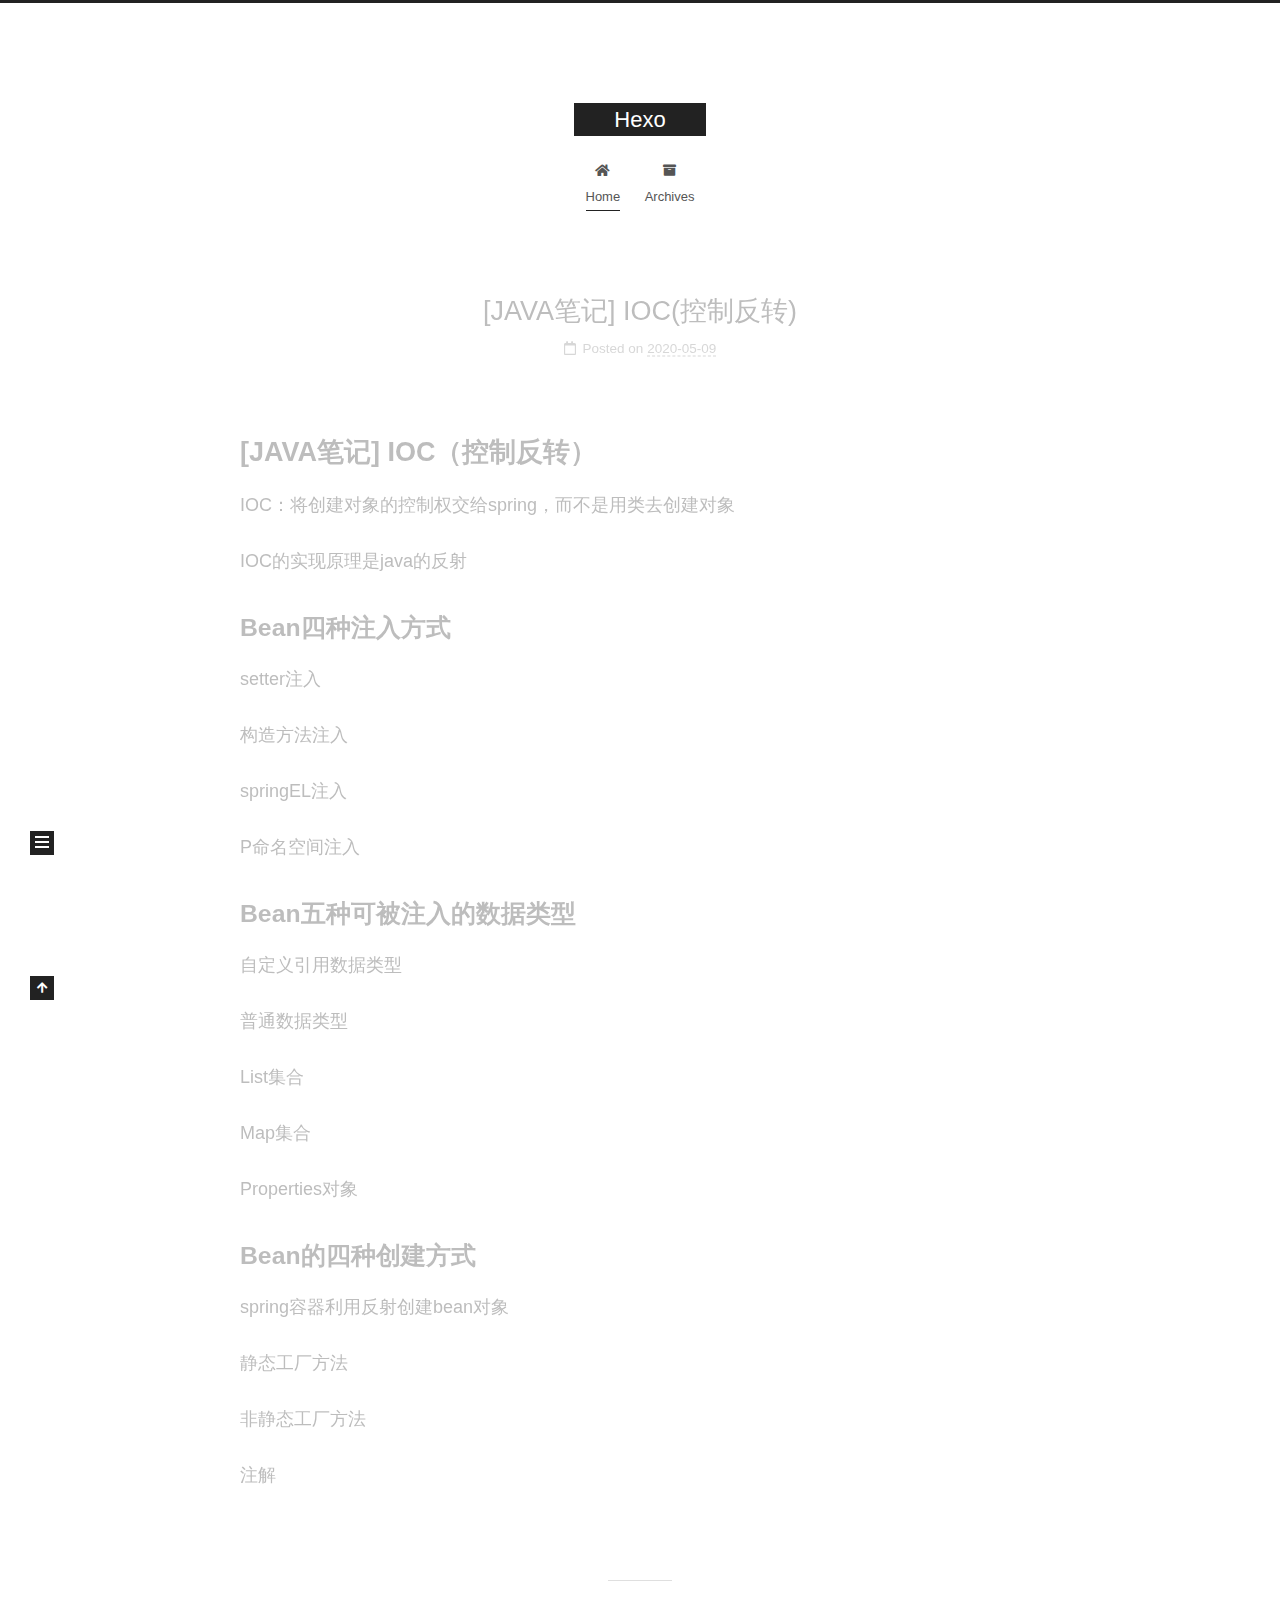
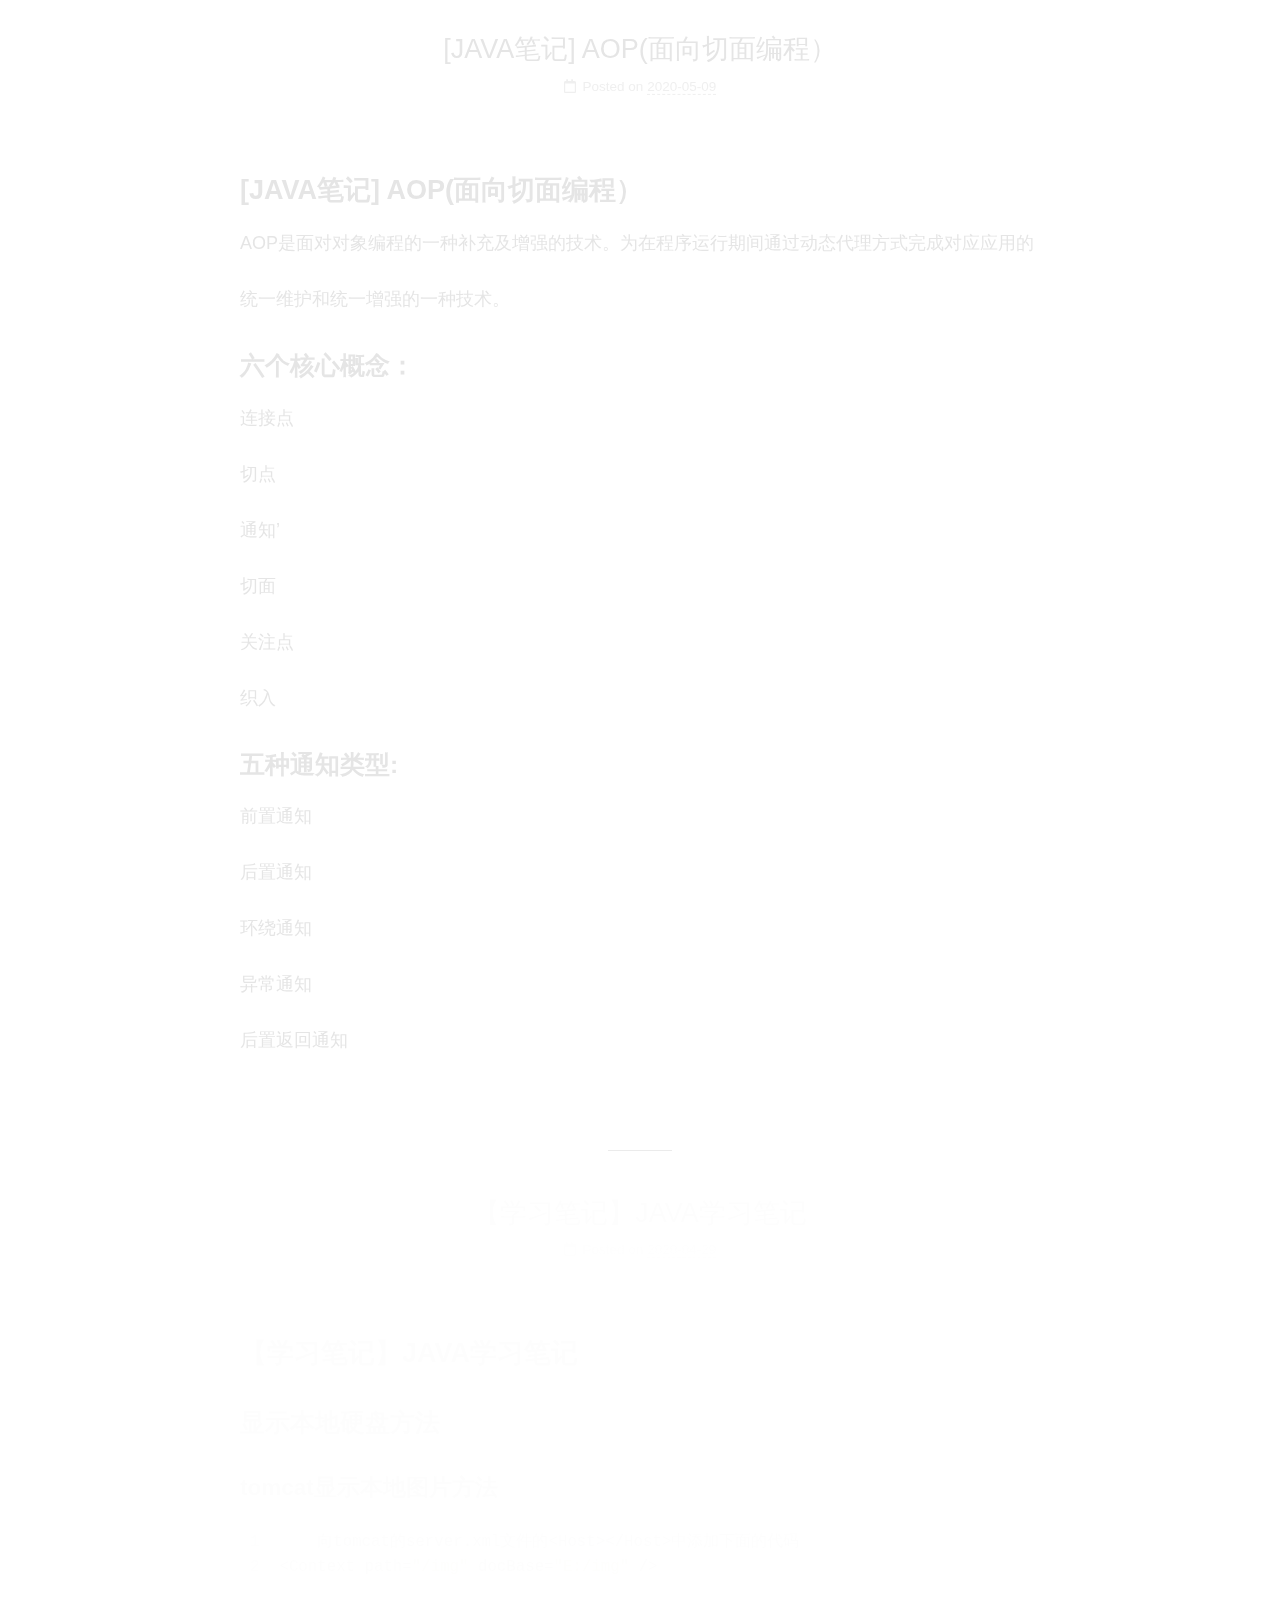
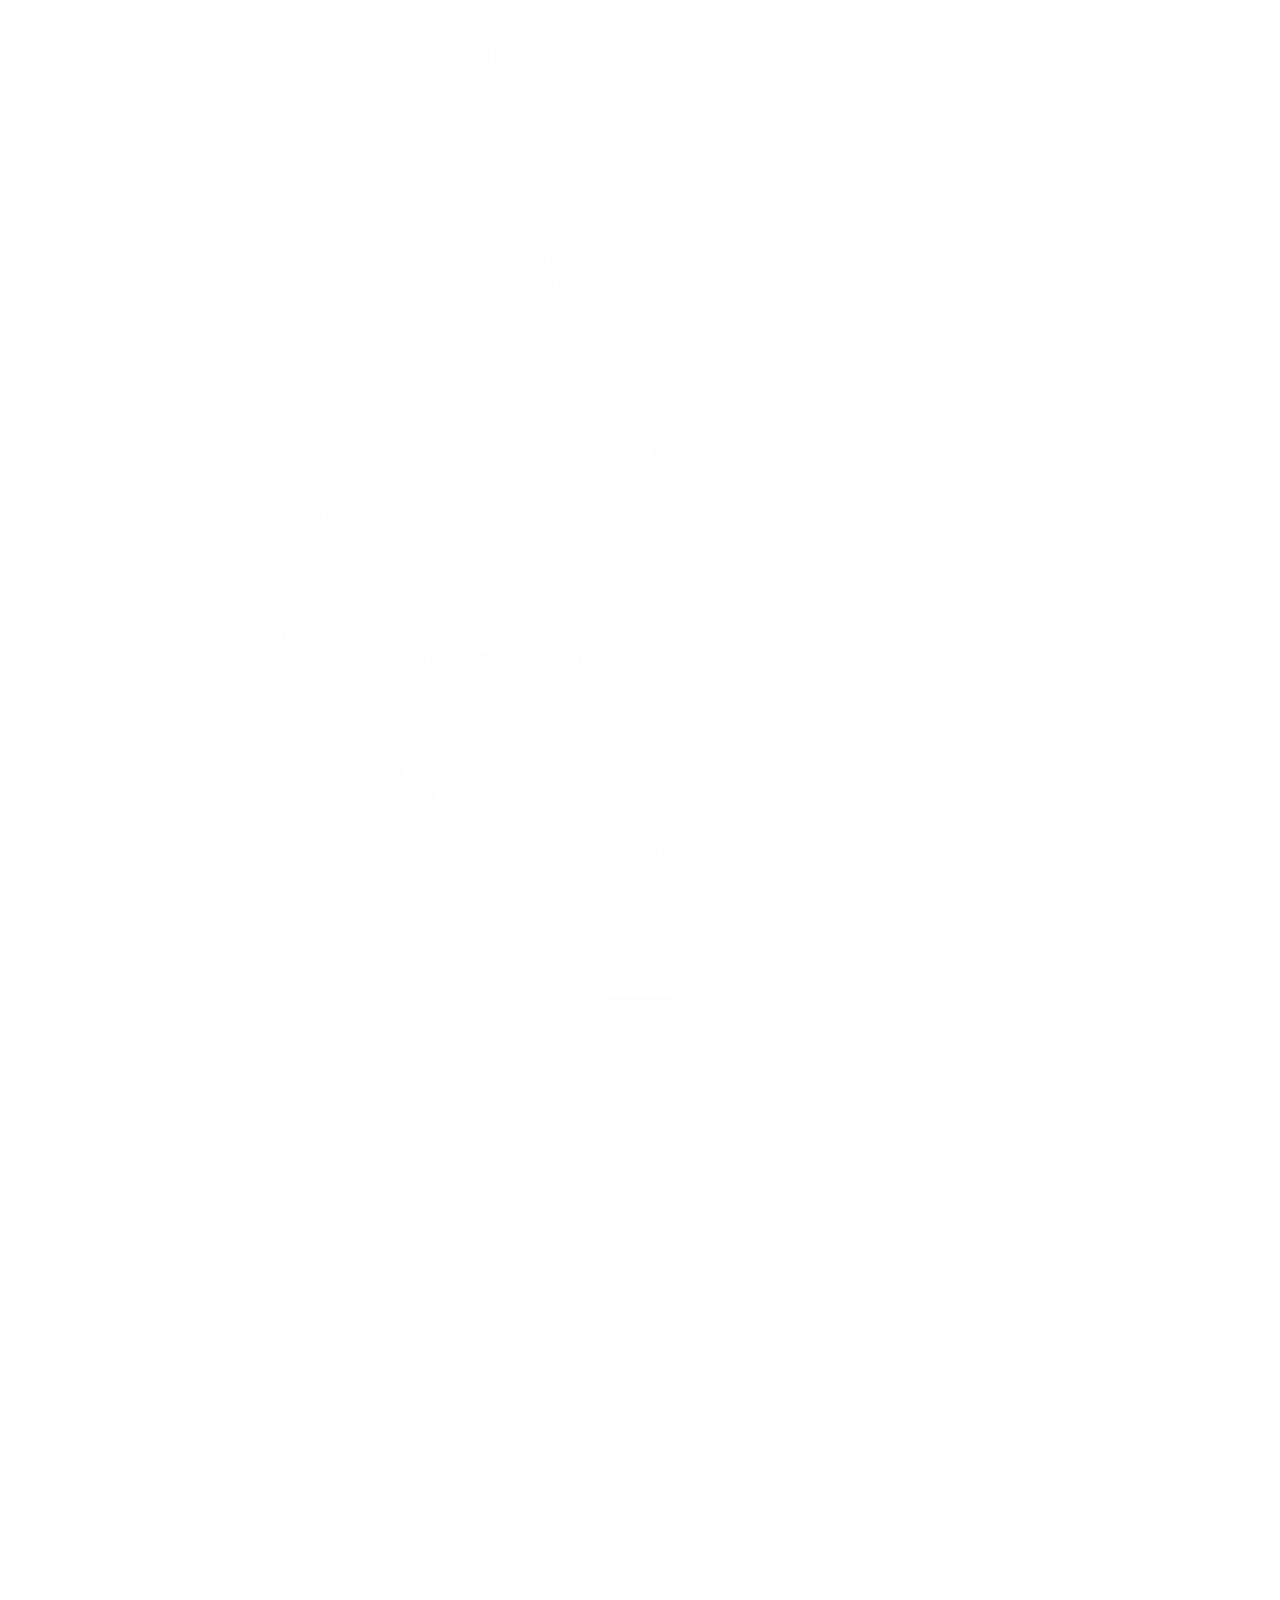
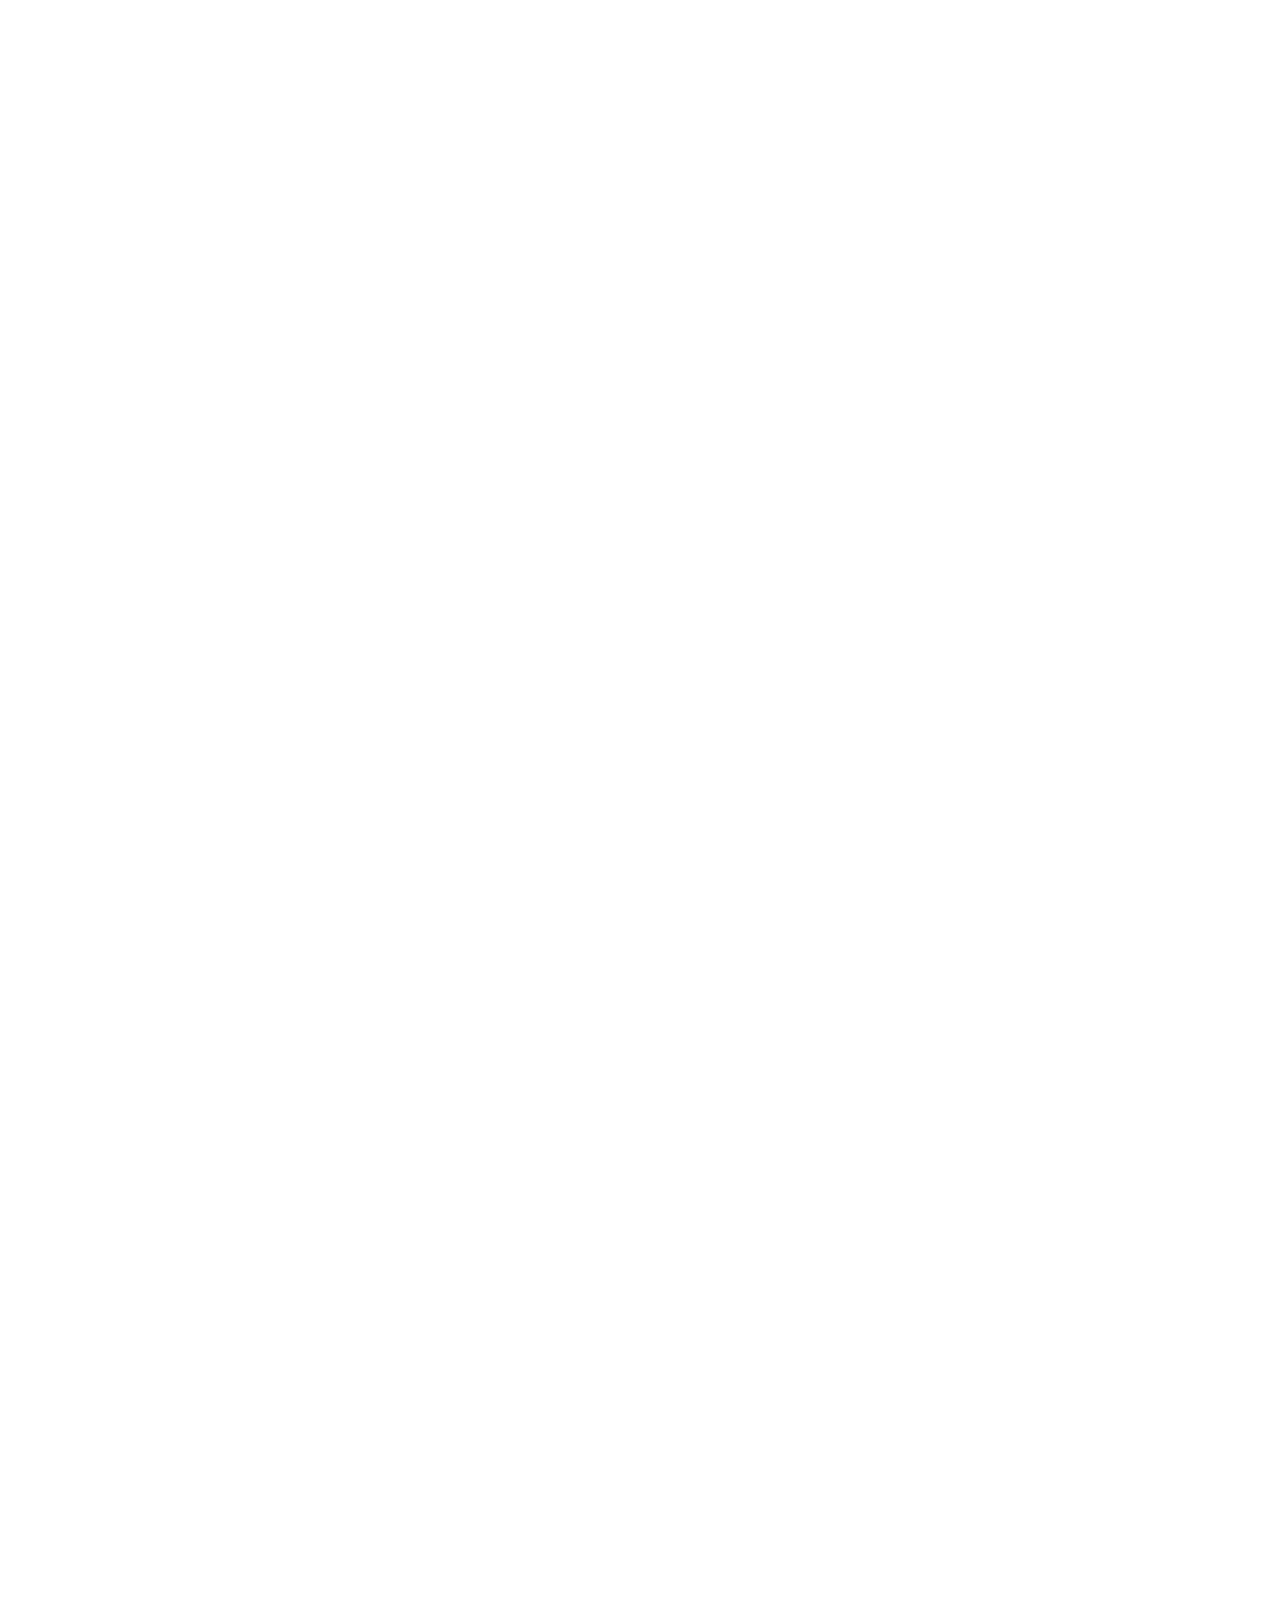
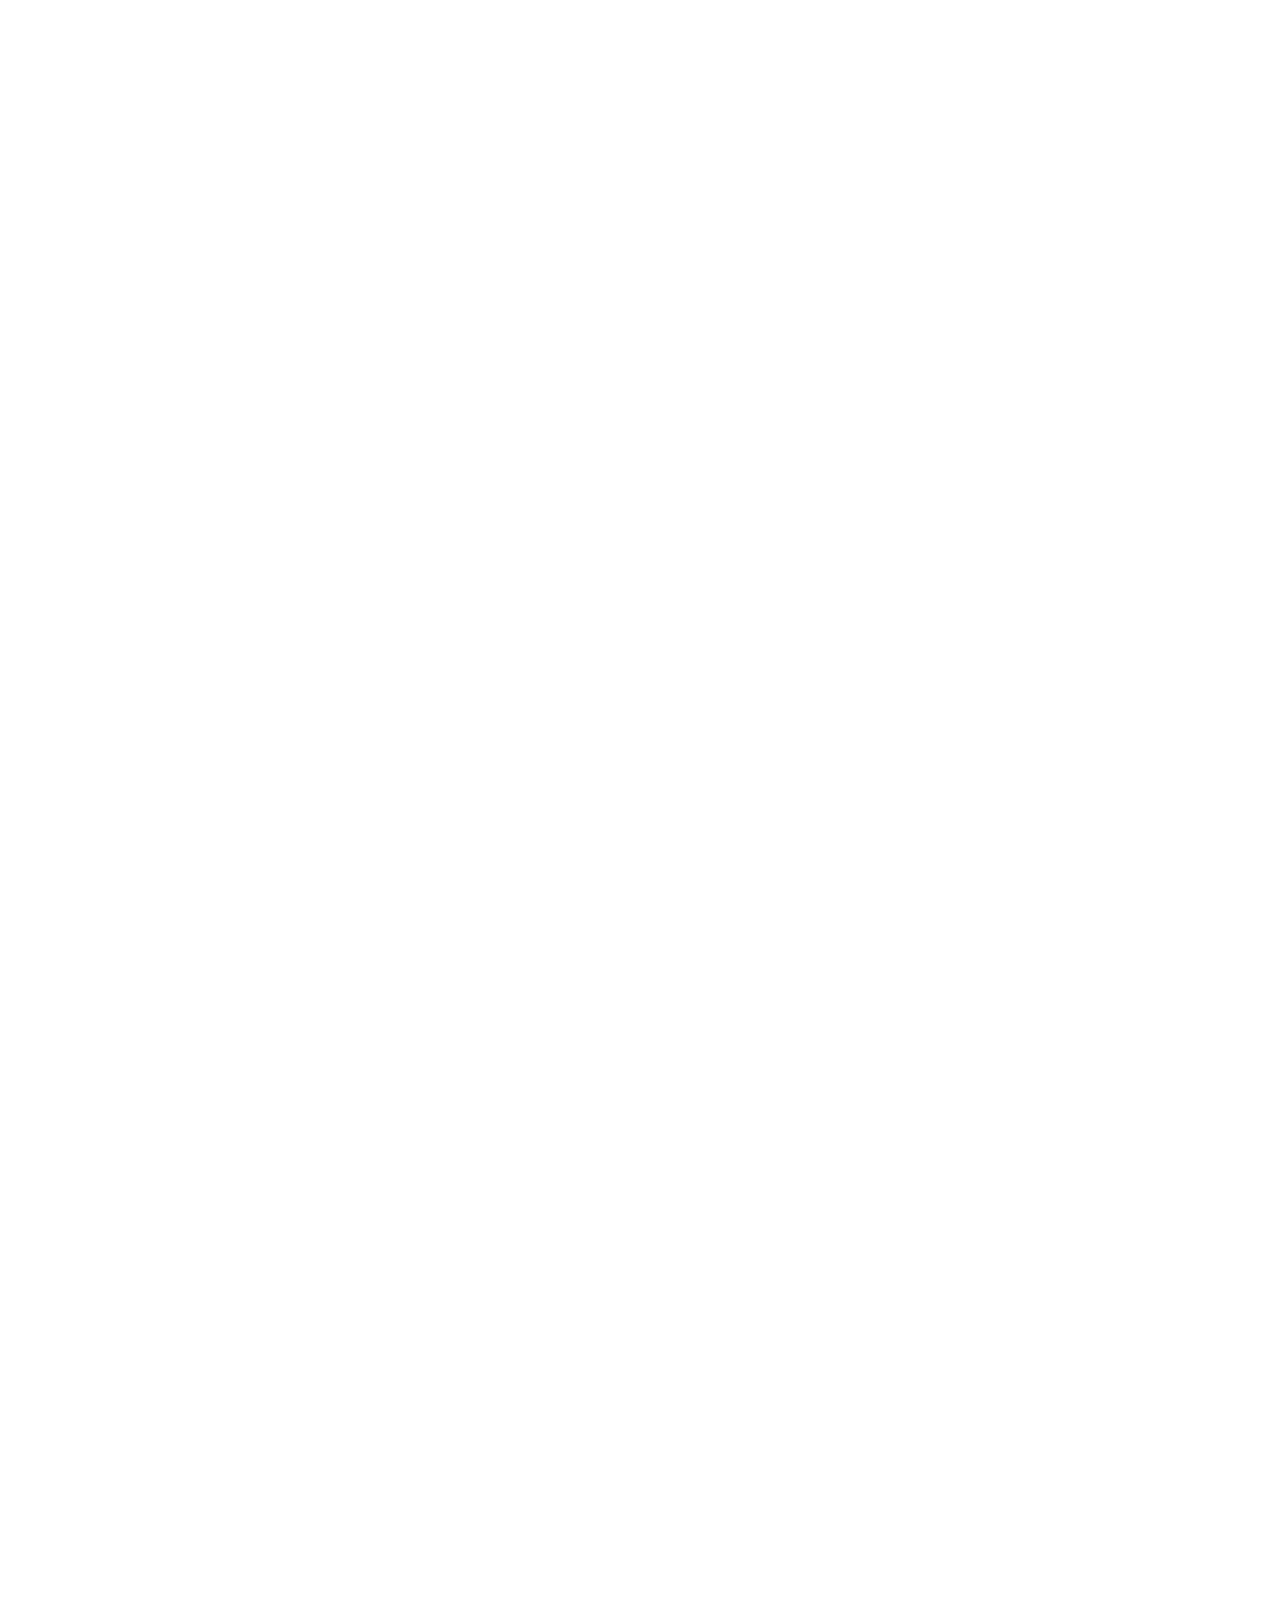
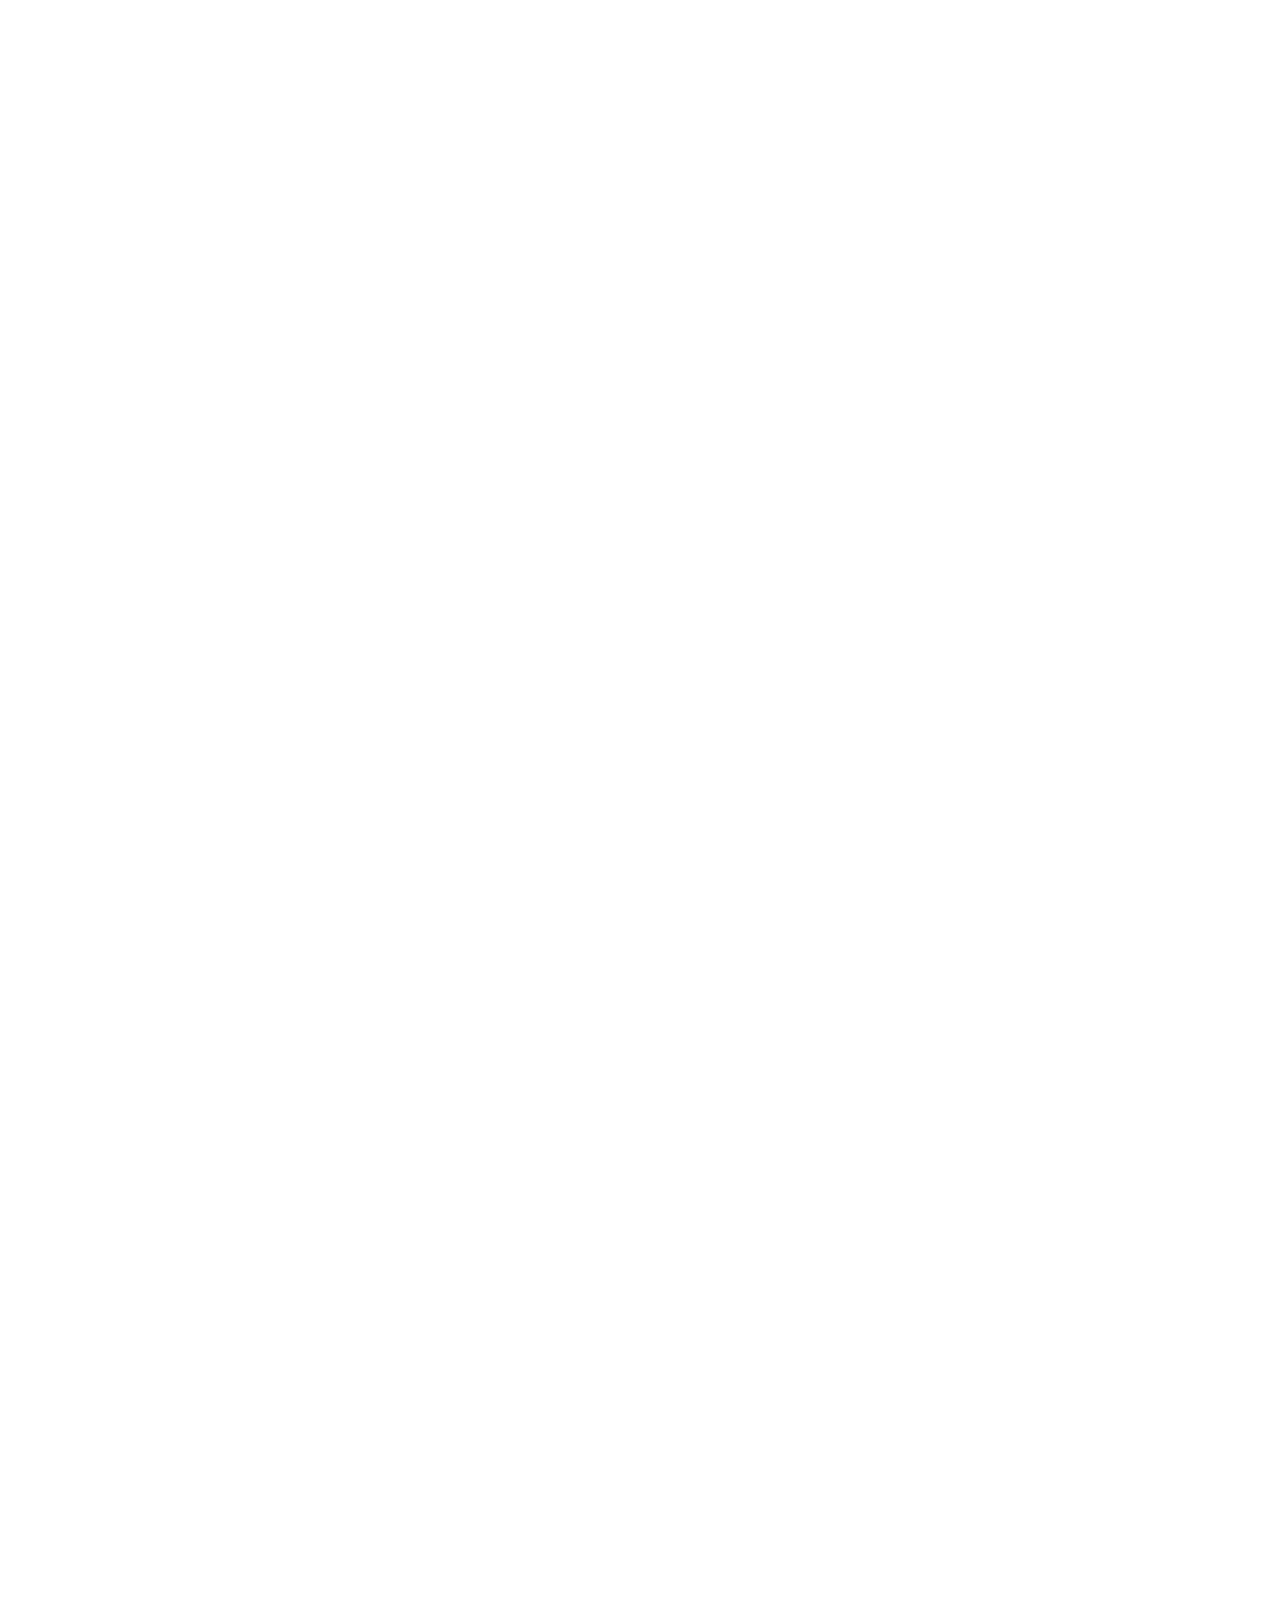
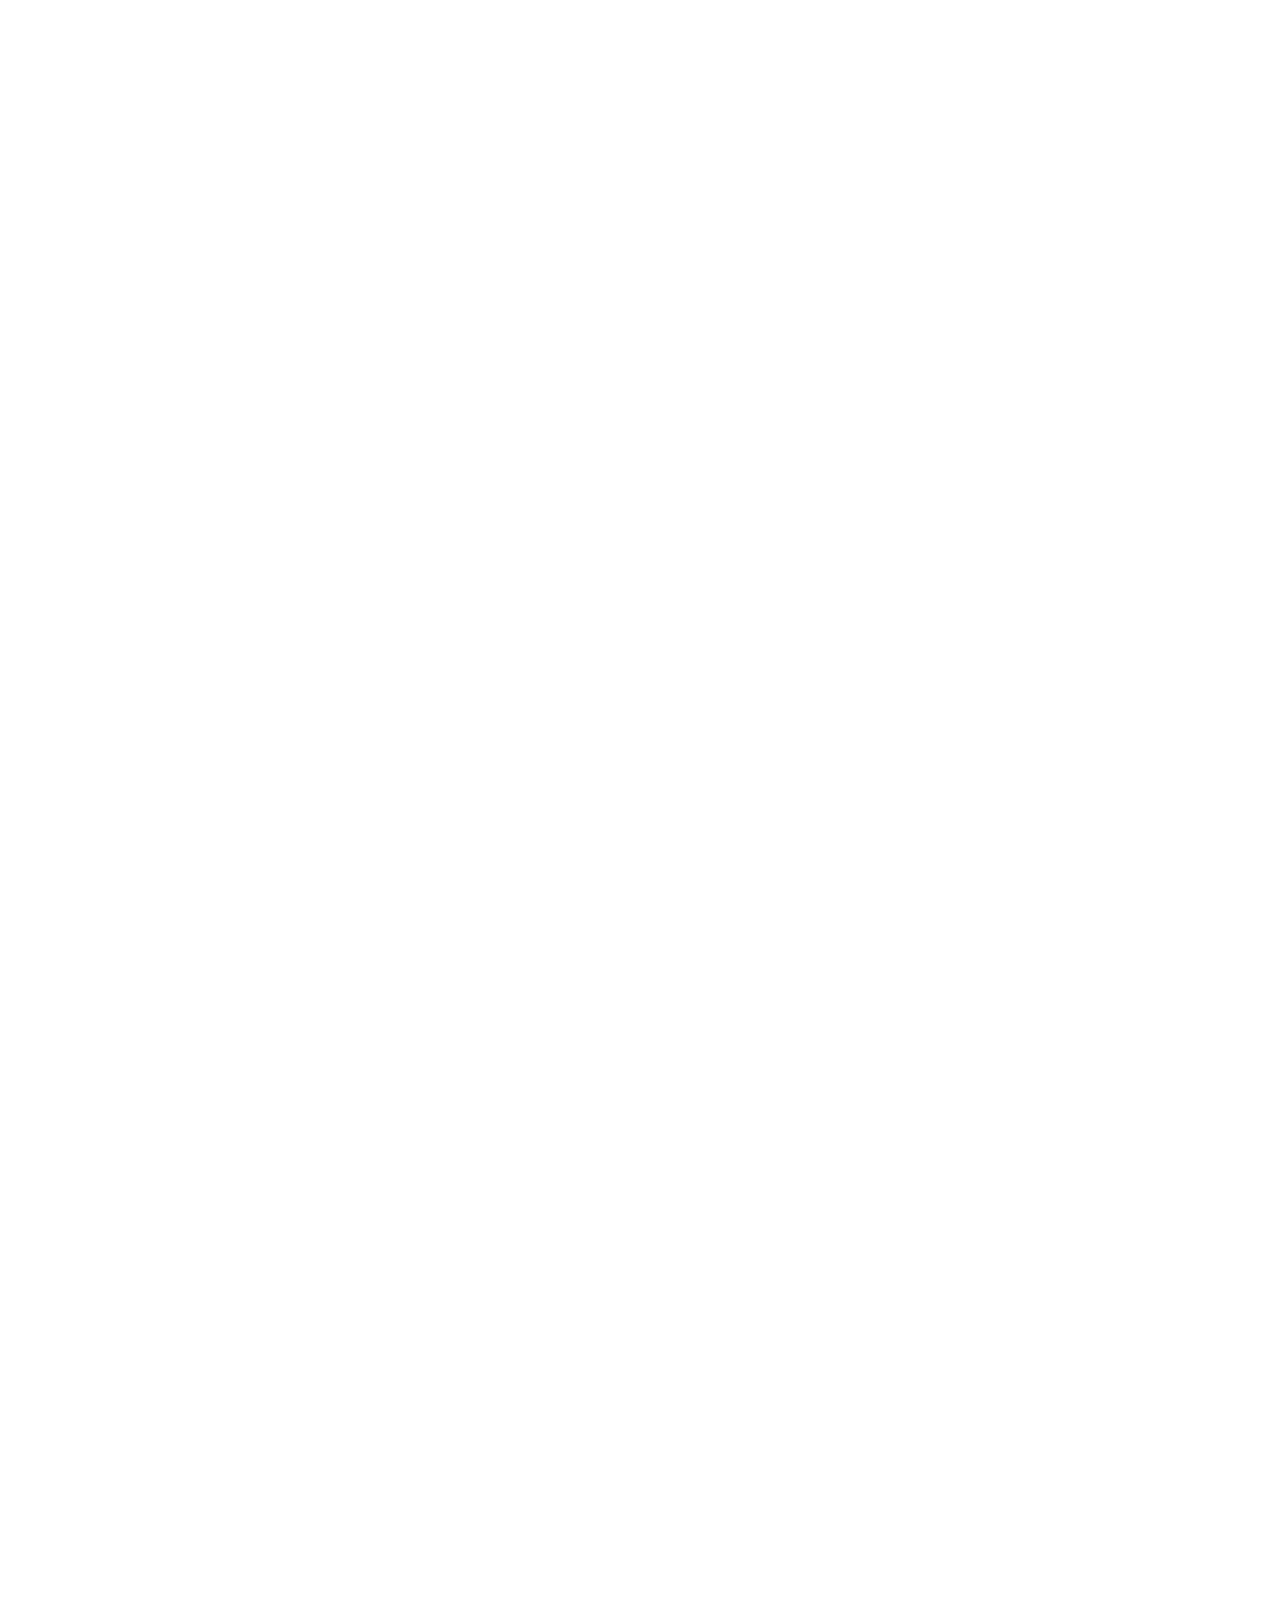
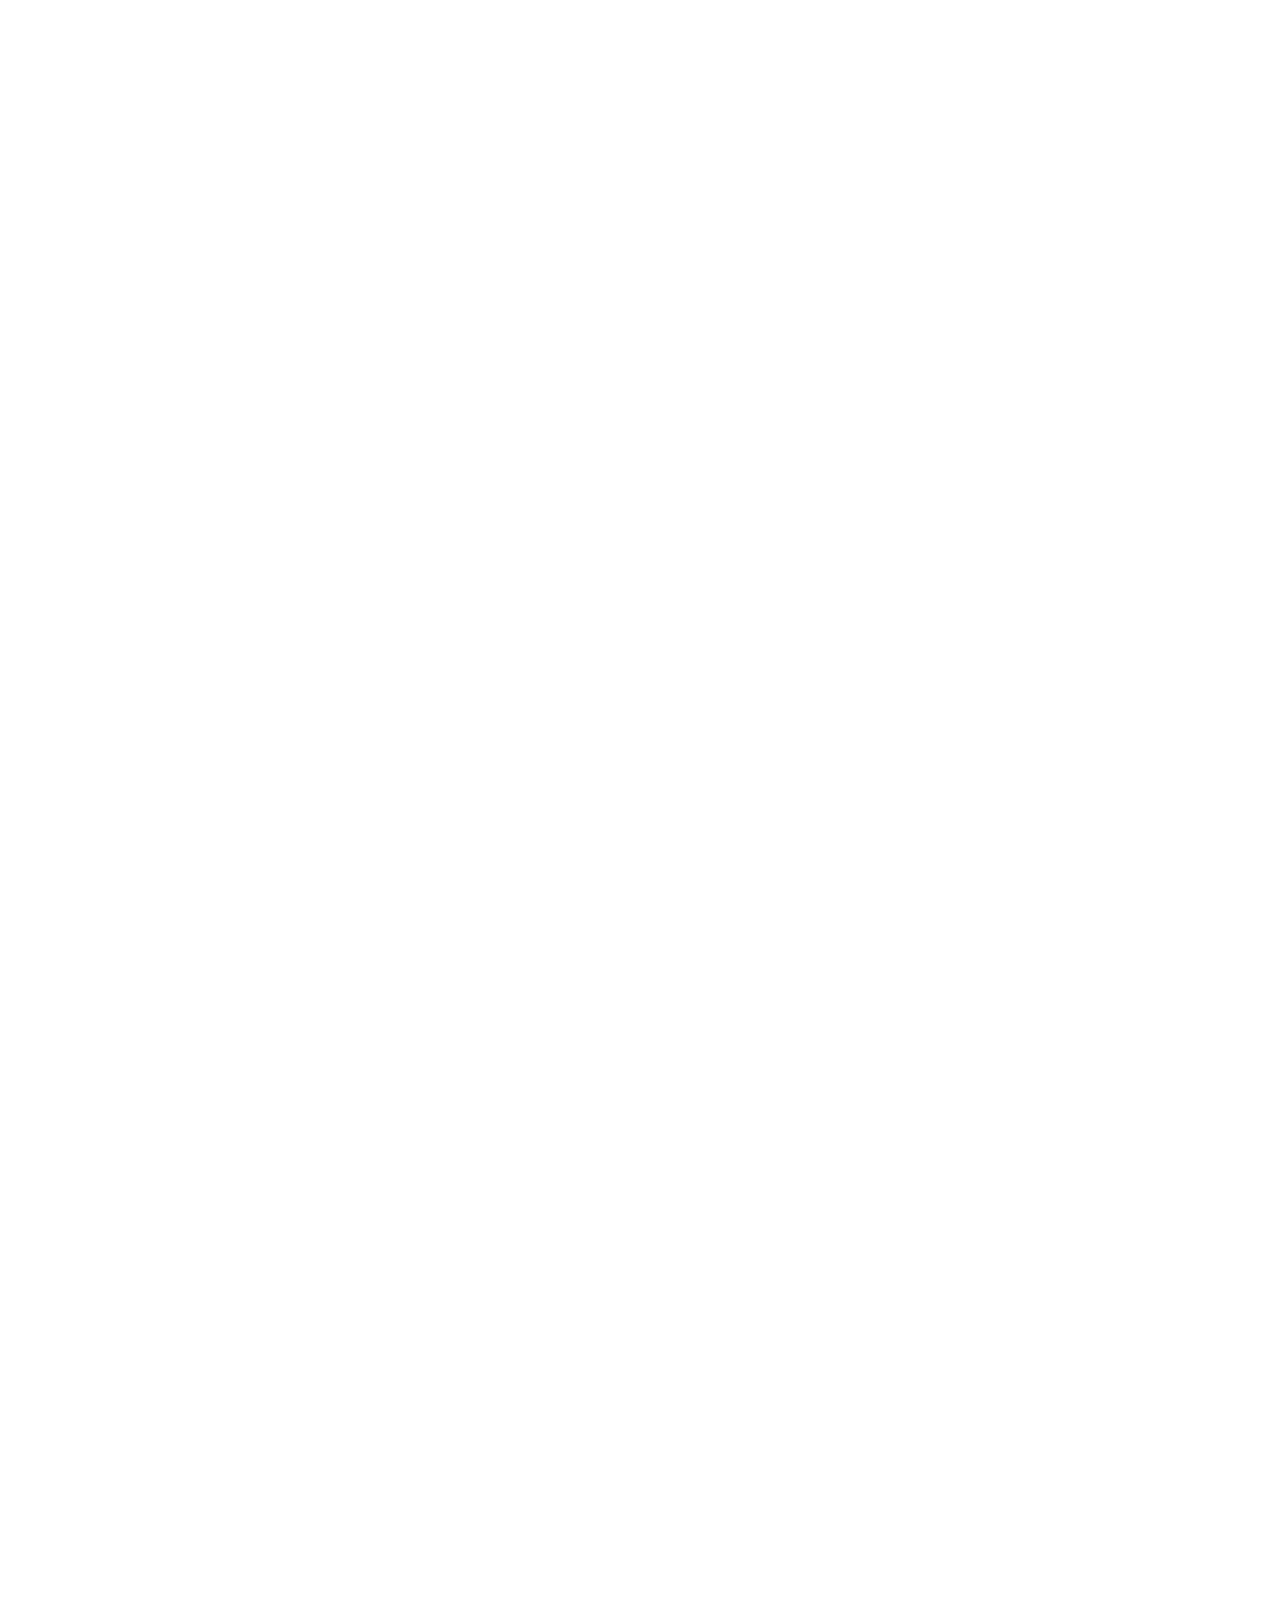
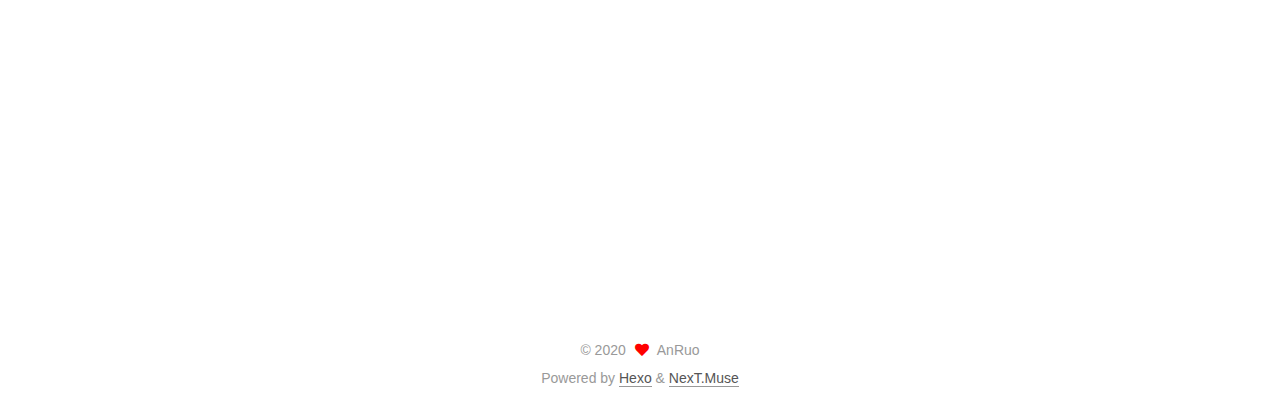
<file: index.html>
<!DOCTYPE html>
<html lang="en">
<head>
  <meta charset="UTF-8">
<meta name="viewport" content="width=device-width, initial-scale=1, maximum-scale=2">
<meta name="theme-color" content="#222">
<meta name="generator" content="Hexo 4.2.0">
  <link rel="apple-touch-icon" sizes="180x180" href="/images/apple-touch-icon-next.png">
  <link rel="icon" type="image/png" sizes="32x32" href="/images/favicon-32x32-next.png">
  <link rel="icon" type="image/png" sizes="16x16" href="/images/favicon-16x16-next.png">
  <link rel="mask-icon" href="/images/logo.svg" color="#222">

<link rel="stylesheet" href="/css/main.css">


<link rel="stylesheet" href="/lib/font-awesome/css/all.min.css">

<script id="hexo-configurations">
    var NexT = window.NexT || {};
    var CONFIG = {"hostname":"anruowangluo.github.io","root":"/","scheme":"Muse","version":"7.8.0","exturl":false,"sidebar":{"position":"left","display":"post","padding":18,"offset":12,"onmobile":false},"copycode":{"enable":false,"show_result":false,"style":null},"back2top":{"enable":true,"sidebar":false,"scrollpercent":false},"bookmark":{"enable":false,"color":"#222","save":"auto"},"fancybox":false,"mediumzoom":false,"lazyload":false,"pangu":false,"comments":{"style":"tabs","active":null,"storage":true,"lazyload":false,"nav":null},"algolia":{"hits":{"per_page":10},"labels":{"input_placeholder":"Search for Posts","hits_empty":"We didn't find any results for the search: ${query}","hits_stats":"${hits} results found in ${time} ms"}},"localsearch":{"enable":false,"trigger":"auto","top_n_per_article":1,"unescape":false,"preload":false},"motion":{"enable":true,"async":false,"transition":{"post_block":"fadeIn","post_header":"slideDownIn","post_body":"slideDownIn","coll_header":"slideLeftIn","sidebar":"slideUpIn"}},"path":"search.xml"};
  </script>

  <meta property="og:type" content="website">
<meta property="og:title" content="Hexo">
<meta property="og:url" content="https://anruowangluo.github.io/index.html">
<meta property="og:site_name" content="Hexo">
<meta property="og:locale" content="en_US">
<meta property="article:author" content="AnRuo">
<meta name="twitter:card" content="summary">

<link rel="canonical" href="https://anruowangluo.github.io/">


<script id="page-configurations">
  // https://hexo.io/docs/variables.html
  CONFIG.page = {
    sidebar: "",
    isHome : true,
    isPost : false,
    lang   : 'en'
  };
</script>

  <title>Hexo</title>
  






  <noscript>
  <style>
  .use-motion .brand,
  .use-motion .menu-item,
  .sidebar-inner,
  .use-motion .post-block,
  .use-motion .pagination,
  .use-motion .comments,
  .use-motion .post-header,
  .use-motion .post-body,
  .use-motion .collection-header { opacity: initial; }

  .use-motion .site-title,
  .use-motion .site-subtitle {
    opacity: initial;
    top: initial;
  }

  .use-motion .logo-line-before i { left: initial; }
  .use-motion .logo-line-after i { right: initial; }
  </style>
</noscript>

<link rel="alternate" href="/atom.xml" title="Hexo" type="application/atom+xml">
</head>

<body itemscope itemtype="http://schema.org/WebPage">
  <div class="container use-motion">
    <div class="headband"></div>

    <header class="header" itemscope itemtype="http://schema.org/WPHeader">
      <div class="header-inner"><div class="site-brand-container">
  <div class="site-nav-toggle">
    <div class="toggle" aria-label="Toggle navigation bar">
      <span class="toggle-line toggle-line-first"></span>
      <span class="toggle-line toggle-line-middle"></span>
      <span class="toggle-line toggle-line-last"></span>
    </div>
  </div>

  <div class="site-meta">

    <a href="/" class="brand" rel="start">
      <span class="logo-line-before"><i></i></span>
      <h1 class="site-title">Hexo</h1>
      <span class="logo-line-after"><i></i></span>
    </a>
  </div>

  <div class="site-nav-right">
    <div class="toggle popup-trigger">
    </div>
  </div>
</div>




<nav class="site-nav">
  <ul id="menu" class="main-menu menu">
        <li class="menu-item menu-item-home">

    <a href="/" rel="section"><i class="fa fa-home fa-fw"></i>Home</a>

  </li>
        <li class="menu-item menu-item-archives">

    <a href="/archives/" rel="section"><i class="fa fa-archive fa-fw"></i>Archives</a>

  </li>
  </ul>
</nav>




</div>
    </header>

    
  <div class="back-to-top">
    <i class="fa fa-arrow-up"></i>
    <span>0%</span>
  </div>


    <main class="main">
      <div class="main-inner">
        <div class="content-wrap">
          

          <div class="content index posts-expand">
            
      
  
  
  <article itemscope itemtype="http://schema.org/Article" class="post-block" lang="en">
    <link itemprop="mainEntityOfPage" href="https://anruowangluo.github.io/2020/05/09/[JAVA%E7%AC%94%E8%AE%B0]%20IOC(%E6%8E%A7%E5%88%B6%E5%8F%8D%E8%BD%AC)/">

    <span hidden itemprop="author" itemscope itemtype="http://schema.org/Person">
      <meta itemprop="image" content="/images/avatar.gif">
      <meta itemprop="name" content="AnRuo">
      <meta itemprop="description" content="">
    </span>

    <span hidden itemprop="publisher" itemscope itemtype="http://schema.org/Organization">
      <meta itemprop="name" content="Hexo">
    </span>
      <header class="post-header">
        <h2 class="post-title" itemprop="name headline">
          
            <a href="/2020/05/09/%5BJAVA%E7%AC%94%E8%AE%B0%5D%20IOC(%E6%8E%A7%E5%88%B6%E5%8F%8D%E8%BD%AC)/" class="post-title-link" itemprop="url">[JAVA笔记] IOC(控制反转)</a>
        </h2>

        <div class="post-meta">
            <span class="post-meta-item">
              <span class="post-meta-item-icon">
                <i class="far fa-calendar"></i>
              </span>
              <span class="post-meta-item-text">Posted on</span>
              

              <time title="Created: 2020-05-09 19:40:01 / Modified: 19:38:58" itemprop="dateCreated datePublished" datetime="2020-05-09T19:40:01+08:00">2020-05-09</time>
            </span>

          

        </div>
      </header>

    
    
    
    <div class="post-body" itemprop="articleBody">

      
          <h1 id="JAVA笔记-IOC（控制反转）"><a href="#JAVA笔记-IOC（控制反转）" class="headerlink" title="[JAVA笔记]    IOC（控制反转）"></a>[JAVA笔记]    IOC（控制反转）</h1><p>IOC：将创建对象的控制权交给spring，而不是用类去创建对象</p>
<p>IOC的实现原理是java的反射</p>
<h2 id="Bean四种注入方式"><a href="#Bean四种注入方式" class="headerlink" title="Bean四种注入方式"></a>Bean四种注入方式</h2><p>setter注入</p>
<p>构造方法注入</p>
<p>springEL注入</p>
<p>P命名空间注入</p>
<h2 id="Bean五种可被注入的数据类型"><a href="#Bean五种可被注入的数据类型" class="headerlink" title="Bean五种可被注入的数据类型"></a>Bean五种可被注入的数据类型</h2><p>自定义引用数据类型</p>
<p>普通数据类型</p>
<p>List集合</p>
<p>Map集合</p>
<p>Properties对象</p>
<h2 id="Bean的四种创建方式"><a href="#Bean的四种创建方式" class="headerlink" title="Bean的四种创建方式"></a>Bean的四种创建方式</h2><p>spring容器利用反射创建bean对象</p>
<p>静态工厂方法</p>
<p>非静态工厂方法</p>
<p>注解</p>

      
    </div>

    
    
    
      <footer class="post-footer">
        <div class="post-eof"></div>
      </footer>
  </article>
  
  
  

      
  
  
  <article itemscope itemtype="http://schema.org/Article" class="post-block" lang="en">
    <link itemprop="mainEntityOfPage" href="https://anruowangluo.github.io/2020/05/09/[JAVA%E7%AC%94%E8%AE%B0]%20AOP(%E9%9D%A2%E5%90%91%E5%88%87%E9%9D%A2%E7%BC%96%E7%A8%8B%EF%BC%89/">

    <span hidden itemprop="author" itemscope itemtype="http://schema.org/Person">
      <meta itemprop="image" content="/images/avatar.gif">
      <meta itemprop="name" content="AnRuo">
      <meta itemprop="description" content="">
    </span>

    <span hidden itemprop="publisher" itemscope itemtype="http://schema.org/Organization">
      <meta itemprop="name" content="Hexo">
    </span>
      <header class="post-header">
        <h2 class="post-title" itemprop="name headline">
          
            <a href="/2020/05/09/%5BJAVA%E7%AC%94%E8%AE%B0%5D%20AOP(%E9%9D%A2%E5%90%91%E5%88%87%E9%9D%A2%E7%BC%96%E7%A8%8B%EF%BC%89/" class="post-title-link" itemprop="url">[JAVA笔记] AOP(面向切面编程）</a>
        </h2>

        <div class="post-meta">
            <span class="post-meta-item">
              <span class="post-meta-item-icon">
                <i class="far fa-calendar"></i>
              </span>
              <span class="post-meta-item-text">Posted on</span>
              

              <time title="Created: 2020-05-09 19:40:01 / Modified: 19:25:45" itemprop="dateCreated datePublished" datetime="2020-05-09T19:40:01+08:00">2020-05-09</time>
            </span>

          

        </div>
      </header>

    
    
    
    <div class="post-body" itemprop="articleBody">

      
          <h1 id="JAVA笔记-AOP-面向切面编程）"><a href="#JAVA笔记-AOP-面向切面编程）" class="headerlink" title="[JAVA笔记]    AOP(面向切面编程）"></a>[JAVA笔记]    AOP(面向切面编程）</h1><p>AOP是面对对象编程的一种补充及增强的技术。为在程序运行期间通过动态代理方式完成对应应用的</p>
<p>统一维护和统一增强的一种技术。</p>
<h2 id="六个核心概念："><a href="#六个核心概念：" class="headerlink" title="六个核心概念："></a>六个核心概念：</h2><p>连接点</p>
<p>切点</p>
<p>通知’</p>
<p>切面</p>
<p>关注点</p>
<p>织入</p>
<h2 id="五种通知类型"><a href="#五种通知类型" class="headerlink" title="五种通知类型:"></a>五种通知类型:</h2><p>前置通知</p>
<p>后置通知</p>
<p>环绕通知</p>
<p>异常通知</p>
<p>后置返回通知</p>

      
    </div>

    
    
    
      <footer class="post-footer">
        <div class="post-eof"></div>
      </footer>
  </article>
  
  
  

      
  
  
  <article itemscope itemtype="http://schema.org/Article" class="post-block" lang="en">
    <link itemprop="mainEntityOfPage" href="https://anruowangluo.github.io/2020/04/29/%E3%80%90%E5%AD%A6%E4%B9%A0%E7%AC%94%E8%AE%B0%E3%80%91JAVA%E5%AD%A6%E4%B9%A0%E7%AC%94%E8%AE%B0/">

    <span hidden itemprop="author" itemscope itemtype="http://schema.org/Person">
      <meta itemprop="image" content="/images/avatar.gif">
      <meta itemprop="name" content="AnRuo">
      <meta itemprop="description" content="">
    </span>

    <span hidden itemprop="publisher" itemscope itemtype="http://schema.org/Organization">
      <meta itemprop="name" content="Hexo">
    </span>
      <header class="post-header">
        <h2 class="post-title" itemprop="name headline">
          
            <a href="/2020/04/29/%E3%80%90%E5%AD%A6%E4%B9%A0%E7%AC%94%E8%AE%B0%E3%80%91JAVA%E5%AD%A6%E4%B9%A0%E7%AC%94%E8%AE%B0/" class="post-title-link" itemprop="url">【学习笔记】JAVA学习笔记</a>
        </h2>

        <div class="post-meta">
            <span class="post-meta-item">
              <span class="post-meta-item-icon">
                <i class="far fa-calendar"></i>
              </span>
              <span class="post-meta-item-text">Posted on</span>
              

              <time title="Created: 2020-04-29 10:49:57 / Modified: 10:49:38" itemprop="dateCreated datePublished" datetime="2020-04-29T10:49:57+08:00">2020-04-29</time>
            </span>

          

        </div>
      </header>

    
    
    
    <div class="post-body" itemprop="articleBody">

      
          <h1 id="【学习笔记】JAVA学习笔记"><a href="#【学习笔记】JAVA学习笔记" class="headerlink" title="【学习笔记】JAVA学习笔记"></a>【学习笔记】JAVA学习笔记</h1><h2 id="显示本地硬盘方法"><a href="#显示本地硬盘方法" class="headerlink" title="显示本地硬盘方法"></a>显示本地硬盘方法</h2><h3 id="tomcat显示本地图片方法"><a href="#tomcat显示本地图片方法" class="headerlink" title="tomcat显示本地图片方法"></a>tomcat显示本地图片方法</h3><figure class="highlight java"><table><tr><td class="gutter"><pre><span class="line">1</span><br><span class="line">2</span><br></pre></td><td class="code"><pre><span class="line">    向tomcat的server.xml文件的&lt;Host&gt;&lt;/Host&gt;中添加下面的代码</span><br><span class="line">&lt;Context path=<span class="string">"/img"</span> docBase=<span class="string">"E:/img"</span> /&gt;</span><br></pre></td></tr></table></figure>



<figure class="highlight java"><table><tr><td class="gutter"><pre><span class="line">1</span><br><span class="line">2</span><br></pre></td><td class="code"><pre><span class="line">trim()方法：去除字符串两端的空格</span><br><span class="line">contains(abcd)方法：判断指定内容中是否包含括号中的内容;</span><br></pre></td></tr></table></figure>

<figure class="highlight java"><table><tr><td class="gutter"><pre><span class="line">1</span><br></pre></td><td class="code"><pre><span class="line">请求的默认请求方式为get请求</span><br></pre></td></tr></table></figure>



<figure class="highlight java"><table><tr><td class="gutter"><pre><span class="line">1</span><br><span class="line">2</span><br><span class="line">3</span><br><span class="line">4</span><br><span class="line">5</span><br></pre></td><td class="code"><pre><span class="line">Math.abs 求绝对值 </span><br><span class="line">Math.max 求两数中最大 </span><br><span class="line">Math.min 求两数中最小 </span><br><span class="line">Math.round 同上，返回<span class="keyword">int</span>型或者<span class="keyword">long</span>型（上一个函数返回<span class="keyword">double</span>型） 四舍五入</span><br><span class="line">Math.random 返回<span class="number">0</span>，<span class="number">1</span>之间的一个随机数</span><br></pre></td></tr></table></figure>

<figure class="highlight java"><table><tr><td class="gutter"><pre><span class="line">1</span><br><span class="line">2</span><br><span class="line">3</span><br><span class="line">4</span><br><span class="line">5</span><br></pre></td><td class="code"><pre><span class="line">throwable  是所有错误或异常的超类</span><br><span class="line">错误：error：</span><br><span class="line">java中所有的错误</span><br><span class="line">exception异常</span><br><span class="line">异常有两种划分 第一种叫编译期异常 第二种叫运行时异常</span><br></pre></td></tr></table></figure>

<figure class="highlight plain"><table><tr><td class="gutter"><pre><span class="line">1</span><br><span class="line">2</span><br></pre></td><td class="code"><pre><span class="line">被static修饰的变量或者方法是独立于该类的任何对象，也就是说，这些变量和方法不属于任何一个实例对象，而是被类的实例对象所共享。</span><br><span class="line">static修饰的变量或者方法可以直接使用类名.调用</span><br></pre></td></tr></table></figure>

<figure class="highlight plain"><table><tr><td class="gutter"><pre><span class="line">1</span><br><span class="line">2</span><br><span class="line">3</span><br><span class="line">4</span><br><span class="line">5</span><br></pre></td><td class="code"><pre><span class="line">包装类是进行数据类型转换的</span><br><span class="line">Integer类型有缓存区间   -128—127</span><br><span class="line">例子：Byte包装类对应基本数据类型的byte</span><br><span class="line">基本数据类型转换成引用数据类型是装箱</span><br><span class="line">引用数据类型转换成基本数据类型是拆箱</span><br></pre></td></tr></table></figure>

<figure class="highlight plain"><table><tr><td class="gutter"><pre><span class="line">1</span><br><span class="line">2</span><br><span class="line">3</span><br><span class="line">4</span><br><span class="line">5</span><br></pre></td><td class="code"><pre><span class="line">抽象类（不能创建对象）：包含抽象方法的类</span><br><span class="line">抽象方法：没有方法体</span><br><span class="line">抽象方法只能放到抽象类和接口中</span><br><span class="line">子类必须实现父类的全部抽象方法，否则就必须用abstract修饰成抽象类</span><br><span class="line">因为非抽象类不能有抽象方法，类中有抽象方法则此类必须定义成抽象类，没有实现（重写）的的方法是抽象方法</span><br></pre></td></tr></table></figure>


      
    </div>

    
    
    
      <footer class="post-footer">
        <div class="post-eof"></div>
      </footer>
  </article>
  
  
  

      
  
  
  <article itemscope itemtype="http://schema.org/Article" class="post-block" lang="en">
    <link itemprop="mainEntityOfPage" href="https://anruowangluo.github.io/2020/04/16/DataSouce%E8%BF%9E%E6%8E%A5%E6%95%B0%E6%8D%AE%E5%BA%93%E5%A4%B1%E8%B4%A5/">

    <span hidden itemprop="author" itemscope itemtype="http://schema.org/Person">
      <meta itemprop="image" content="/images/avatar.gif">
      <meta itemprop="name" content="AnRuo">
      <meta itemprop="description" content="">
    </span>

    <span hidden itemprop="publisher" itemscope itemtype="http://schema.org/Organization">
      <meta itemprop="name" content="Hexo">
    </span>
      <header class="post-header">
        <h2 class="post-title" itemprop="name headline">
          
            <a href="/2020/04/16/DataSouce%E8%BF%9E%E6%8E%A5%E6%95%B0%E6%8D%AE%E5%BA%93%E5%A4%B1%E8%B4%A5/" class="post-title-link" itemprop="url">DataSouce连接数据库失败</a>
        </h2>

        <div class="post-meta">
            <span class="post-meta-item">
              <span class="post-meta-item-icon">
                <i class="far fa-calendar"></i>
              </span>
              <span class="post-meta-item-text">Posted on</span>
              

              <time title="Created: 2020-04-16 21:40:51 / Modified: 21:40:05" itemprop="dateCreated datePublished" datetime="2020-04-16T21:40:51+08:00">2020-04-16</time>
            </span>

          

        </div>
      </header>

    
    
    
    <div class="post-body" itemprop="articleBody">

      
          <p>DataSouce连接数据库提示              </p>
<figure class="highlight java"><table><tr><td class="gutter"><pre><span class="line">1</span><br><span class="line">2</span><br></pre></td><td class="code"><pre><span class="line">Connection to root<span class="meta">@localhost</span> failed.</span><br><span class="line">[<span class="number">08001</span>] Could not create     connection to database server. Attempted reconnect <span class="number">3</span> times. Giving up.</span><br></pre></td></tr></table></figure>

<p>在jdbc:mysql://localhost:3306/rbac后添加</p>
<figure class="highlight java"><table><tr><td class="gutter"><pre><span class="line">1</span><br></pre></td><td class="code"><pre><span class="line">?serverTimezone=UTC&amp;useUnicode=<span class="keyword">true</span>&amp;chaacterEncoding=utf-<span class="number">8</span></span><br></pre></td></tr></table></figure>

<p>即可！</p>

      
    </div>

    
    
    
      <footer class="post-footer">
        <div class="post-eof"></div>
      </footer>
  </article>
  
  
  

      
  
  
  <article itemscope itemtype="http://schema.org/Article" class="post-block" lang="en">
    <link itemprop="mainEntityOfPage" href="https://anruowangluo.github.io/2020/04/15/hexo%E9%83%A8%E7%BD%B2%E5%88%B0GitHub/">

    <span hidden itemprop="author" itemscope itemtype="http://schema.org/Person">
      <meta itemprop="image" content="/images/avatar.gif">
      <meta itemprop="name" content="AnRuo">
      <meta itemprop="description" content="">
    </span>

    <span hidden itemprop="publisher" itemscope itemtype="http://schema.org/Organization">
      <meta itemprop="name" content="Hexo">
    </span>
      <header class="post-header">
        <h2 class="post-title" itemprop="name headline">
          
            <a href="/2020/04/15/hexo%E9%83%A8%E7%BD%B2%E5%88%B0GitHub/" class="post-title-link" itemprop="url">hexo部署到GitHub</a>
        </h2>

        <div class="post-meta">
            <span class="post-meta-item">
              <span class="post-meta-item-icon">
                <i class="far fa-calendar"></i>
              </span>
              <span class="post-meta-item-text">Posted on</span>

              <time title="Created: 2020-04-15 16:52:30" itemprop="dateCreated datePublished" datetime="2020-04-15T16:52:30+08:00">2020-04-15</time>
            </span>
              <span class="post-meta-item">
                <span class="post-meta-item-icon">
                  <i class="far fa-calendar-check"></i>
                </span>
                <span class="post-meta-item-text">Edited on</span>
                <time title="Modified: 2020-04-16 22:40:42" itemprop="dateModified" datetime="2020-04-16T22:40:42+08:00">2020-04-16</time>
              </span>

          

        </div>
      </header>

    
    
    
    <div class="post-body" itemprop="articleBody">

      
          <h1 id="【windows】hexo博客的搭建并部署到GitHub"><a href="#【windows】hexo博客的搭建并部署到GitHub" class="headerlink" title="【windows】hexo博客的搭建并部署到GitHub"></a>【windows】hexo博客的搭建并部署到GitHub</h1><h3 id="1-下载node-js"><a href="#1-下载node-js" class="headerlink" title="1.下载node.js"></a>1.下载node.js</h3><h3 id="2-下载git-for-windows"><a href="#2-下载git-for-windows" class="headerlink" title="2.下载git  for windows"></a>2.下载git  for windows</h3><h3 id="3-注册GitHub并创建仓库"><a href="#3-注册GitHub并创建仓库" class="headerlink" title="3.注册GitHub并创建仓库"></a>3.注册GitHub并创建仓库</h3><p><img src="/images/image/1.3.1.png" alt="1.3.1"></p>
<center>（图3.1）</center>
### 4.github的ssh配置

<p><img src="/images/image/1.4.1.png" alt="1.4.1"></p>
<center>（图4.1）</center>
Key为图4.1中文件的内容

<p><img src="/images/image/1.4.2.png" alt="1.4.2"></p>
<center>（图4.2）</center>
### 5.hexo的本地化使用

<p>​    1.在目标盘创建blog文件夹</p>
<p>​    2.打开终端并移动到新建bolg目录下</p>
<p>​    3.使用命令安装hexo</p>
<figure class="highlight plain"><table><tr><td class="gutter"><pre><span class="line">1</span><br></pre></td><td class="code"><pre><span class="line">npm install -g hexo-cli</span><br></pre></td></tr></table></figure>

<figure class="highlight plain"><table><tr><td class="gutter"><pre><span class="line">1</span><br></pre></td><td class="code"><pre><span class="line">hexo init anruoBlog</span><br></pre></td></tr></table></figure>

<figure class="highlight plain"><table><tr><td class="gutter"><pre><span class="line">1</span><br></pre></td><td class="code"><pre><span class="line">cd anruoBlog</span><br></pre></td></tr></table></figure>

<figure class="highlight plain"><table><tr><td class="gutter"><pre><span class="line">1</span><br></pre></td><td class="code"><pre><span class="line">npm install</span><br></pre></td></tr></table></figure>

<p>启动hexo，端口为5555</p>
<figure class="highlight plain"><table><tr><td class="gutter"><pre><span class="line">1</span><br></pre></td><td class="code"><pre><span class="line">hexo s -p 5555</span><br></pre></td></tr></table></figure>

<p>访问<a href="http://localhost:5555验证是否成功">http://localhost:5555验证是否成功</a></p>
<p>结果如图：</p>
<p><img src="/images/image/1.5.3.1.png" alt="1.5.3.1"></p>
<center>（图5.3.1）</center>
4.修改hexo配置

<p><img src="/images/image/1.5.4.1.png" alt="1.5.4.1"></p>
<center>（图5.4.1）</center>
url修改为   http://仓库名

<p><img src="/images/image/1.5.4.2.png" alt="1.5.4.2"></p>
<center>（图5.4.2）</center>
仓库链接

<p><img src="/images/image/1.5.4.3.png" alt="1.5.4.3"></p>
<center>（图5.4.3）</center>
type修改为git

<p>新增repo属性并添加图5.4.3中的链接</p>
<p>新增branch属性为master</p>
<p><img src="/images/image/1.5.4.4.png" alt="1.5.4.4"></p>
<center>（图5.4.4）</center>
5.更新配置

<figure class="highlight plain"><table><tr><td class="gutter"><pre><span class="line">1</span><br></pre></td><td class="code"><pre><span class="line">hexo generate</span><br></pre></td></tr></table></figure>

<h3 id="6-hexo发布到GitHub"><a href="#6-hexo发布到GitHub" class="headerlink" title="6.hexo发布到GitHub"></a>6.hexo发布到GitHub</h3><figure class="highlight plain"><table><tr><td class="gutter"><pre><span class="line">1</span><br></pre></td><td class="code"><pre><span class="line">npm install hexo-deployer-git --save</span><br></pre></td></tr></table></figure>

<p>1.提交到github</p>
<figure class="highlight plain"><table><tr><td class="gutter"><pre><span class="line">1</span><br></pre></td><td class="code"><pre><span class="line">hexo d</span><br></pre></td></tr></table></figure>

<p>2.输入用户名及密码</p>
<p><img src="/images/image/1.6.2.1.png" alt="1.6.2.1"></p>
<center>图(6.2.1)</center>
如果不行就执行下面的代码

<figure class="highlight plain"><table><tr><td class="gutter"><pre><span class="line">1</span><br></pre></td><td class="code"><pre><span class="line">hexo clean &amp;&amp; hexo g &amp;&amp; hexo d</span><br></pre></td></tr></table></figure>

<p>3.输入网址测试是否成功 <a href="https://anruowangluo.github.io/">https://anruowangluo.github.io/</a></p>
<p><img src="/images/image/1.6.3.1.png" alt="1.6.3.1"></p>
<center>图(6.3.1)</center>
      
    </div>

    
    
    
      <footer class="post-footer">
        <div class="post-eof"></div>
      </footer>
  </article>
  
  
  

      
  
  
  <article itemscope itemtype="http://schema.org/Article" class="post-block" lang="en">
    <link itemprop="mainEntityOfPage" href="https://anruowangluo.github.io/2020/04/15/hello-world/">

    <span hidden itemprop="author" itemscope itemtype="http://schema.org/Person">
      <meta itemprop="image" content="/images/avatar.gif">
      <meta itemprop="name" content="AnRuo">
      <meta itemprop="description" content="">
    </span>

    <span hidden itemprop="publisher" itemscope itemtype="http://schema.org/Organization">
      <meta itemprop="name" content="Hexo">
    </span>
      <header class="post-header">
        <h2 class="post-title" itemprop="name headline">
          
            <a href="/2020/04/15/hello-world/" class="post-title-link" itemprop="url">Hello World</a>
        </h2>

        <div class="post-meta">
            <span class="post-meta-item">
              <span class="post-meta-item-icon">
                <i class="far fa-calendar"></i>
              </span>
              <span class="post-meta-item-text">Posted on</span>
              

              <time title="Created: 2020-04-15 14:43:29 / Modified: 14:53:15" itemprop="dateCreated datePublished" datetime="2020-04-15T14:43:29+08:00">2020-04-15</time>
            </span>

          

        </div>
      </header>

    
    
    
    <div class="post-body" itemprop="articleBody">

      
          <p>Welcome to <a href="https://hexo.io/" target="_blank" rel="noopener">Hexo</a>! This is your very first post. Check <a href="https://hexo.io/docs/" target="_blank" rel="noopener">documentation</a> for more info. If you get any problems when using Hexo, you can find the answer in <a href="https://hexo.io/docs/troubleshooting.html" target="_blank" rel="noopener">troubleshooting</a> or you can ask me on <a href="https://github.com/hexojs/hexo/issues" target="_blank" rel="noopener">GitHub</a>.</p>
<h2 id="Hello-Hexo"><a href="#Hello-Hexo" class="headerlink" title="Hello Hexo"></a>Hello Hexo</h2><h2 id="Quick-Start"><a href="#Quick-Start" class="headerlink" title="Quick Start"></a>Quick Start</h2><h3 id="Create-a-new-post"><a href="#Create-a-new-post" class="headerlink" title="Create a new post"></a>Create a new post</h3><figure class="highlight bash"><table><tr><td class="gutter"><pre><span class="line">1</span><br></pre></td><td class="code"><pre><span class="line">$ hexo new <span class="string">"My New Post"</span></span><br></pre></td></tr></table></figure>

<p>More info: <a href="https://hexo.io/docs/writing.html" target="_blank" rel="noopener">Writing</a></p>
<h3 id="Run-server"><a href="#Run-server" class="headerlink" title="Run server"></a>Run server</h3><figure class="highlight bash"><table><tr><td class="gutter"><pre><span class="line">1</span><br></pre></td><td class="code"><pre><span class="line">$ hexo server</span><br></pre></td></tr></table></figure>

<p>More info: <a href="https://hexo.io/docs/server.html" target="_blank" rel="noopener">Server</a></p>
<h3 id="Generate-static-files"><a href="#Generate-static-files" class="headerlink" title="Generate static files"></a>Generate static files</h3><figure class="highlight bash"><table><tr><td class="gutter"><pre><span class="line">1</span><br></pre></td><td class="code"><pre><span class="line">$ hexo generate</span><br></pre></td></tr></table></figure>

<p>More info: <a href="https://hexo.io/docs/generating.html" target="_blank" rel="noopener">Generating</a></p>
<h3 id="Deploy-to-remote-sites"><a href="#Deploy-to-remote-sites" class="headerlink" title="Deploy to remote sites"></a>Deploy to remote sites</h3><figure class="highlight bash"><table><tr><td class="gutter"><pre><span class="line">1</span><br></pre></td><td class="code"><pre><span class="line">$ hexo deploy</span><br></pre></td></tr></table></figure>

<p>More info: <a href="https://hexo.io/docs/one-command-deployment.html" target="_blank" rel="noopener">Deployment</a></p>

      
    </div>

    
    
    
      <footer class="post-footer">
        <div class="post-eof"></div>
      </footer>
  </article>
  
  
  


  



          </div>
          

<script>
  window.addEventListener('tabs:register', () => {
    let { activeClass } = CONFIG.comments;
    if (CONFIG.comments.storage) {
      activeClass = localStorage.getItem('comments_active') || activeClass;
    }
    if (activeClass) {
      let activeTab = document.querySelector(`a[href="#comment-${activeClass}"]`);
      if (activeTab) {
        activeTab.click();
      }
    }
  });
  if (CONFIG.comments.storage) {
    window.addEventListener('tabs:click', event => {
      if (!event.target.matches('.tabs-comment .tab-content .tab-pane')) return;
      let commentClass = event.target.classList[1];
      localStorage.setItem('comments_active', commentClass);
    });
  }
</script>

        </div>
          
  
  <div class="toggle sidebar-toggle">
    <span class="toggle-line toggle-line-first"></span>
    <span class="toggle-line toggle-line-middle"></span>
    <span class="toggle-line toggle-line-last"></span>
  </div>

  <aside class="sidebar">
    <div class="sidebar-inner">

      <ul class="sidebar-nav motion-element">
        <li class="sidebar-nav-toc">
          Table of Contents
        </li>
        <li class="sidebar-nav-overview">
          Overview
        </li>
      </ul>

      <!--noindex-->
      <div class="post-toc-wrap sidebar-panel">
      </div>
      <!--/noindex-->

      <div class="site-overview-wrap sidebar-panel">
        <div class="site-author motion-element" itemprop="author" itemscope itemtype="http://schema.org/Person">
  <p class="site-author-name" itemprop="name">AnRuo</p>
  <div class="site-description" itemprop="description"></div>
</div>
<div class="site-state-wrap motion-element">
  <nav class="site-state">
      <div class="site-state-item site-state-posts">
          <a href="/archives/">
        
          <span class="site-state-item-count">6</span>
          <span class="site-state-item-name">posts</span>
        </a>
      </div>
  </nav>
</div>



      </div>

    </div>
  </aside>
  <div id="sidebar-dimmer"></div>


      </div>
    </main>

    <footer class="footer">
      <div class="footer-inner">
        

        

<div class="copyright">
  
  &copy; 
  <span itemprop="copyrightYear">2020</span>
  <span class="with-love">
    <i class="fa fa-heart"></i>
  </span>
  <span class="author" itemprop="copyrightHolder">AnRuo</span>
</div>
  <div class="powered-by">Powered by <a href="https://hexo.io/" class="theme-link" rel="noopener" target="_blank">Hexo</a> & <a href="https://muse.theme-next.org/" class="theme-link" rel="noopener" target="_blank">NexT.Muse</a>
  </div>

        








      </div>
    </footer>
  </div>

  
  <script src="/lib/anime.min.js"></script>
  <script src="/lib/velocity/velocity.min.js"></script>
  <script src="/lib/velocity/velocity.ui.min.js"></script>

<script src="/js/utils.js"></script>

<script src="/js/motion.js"></script>


<script src="/js/schemes/muse.js"></script>


<script src="/js/next-boot.js"></script>




  















  

  

</body>
</html>
</file>
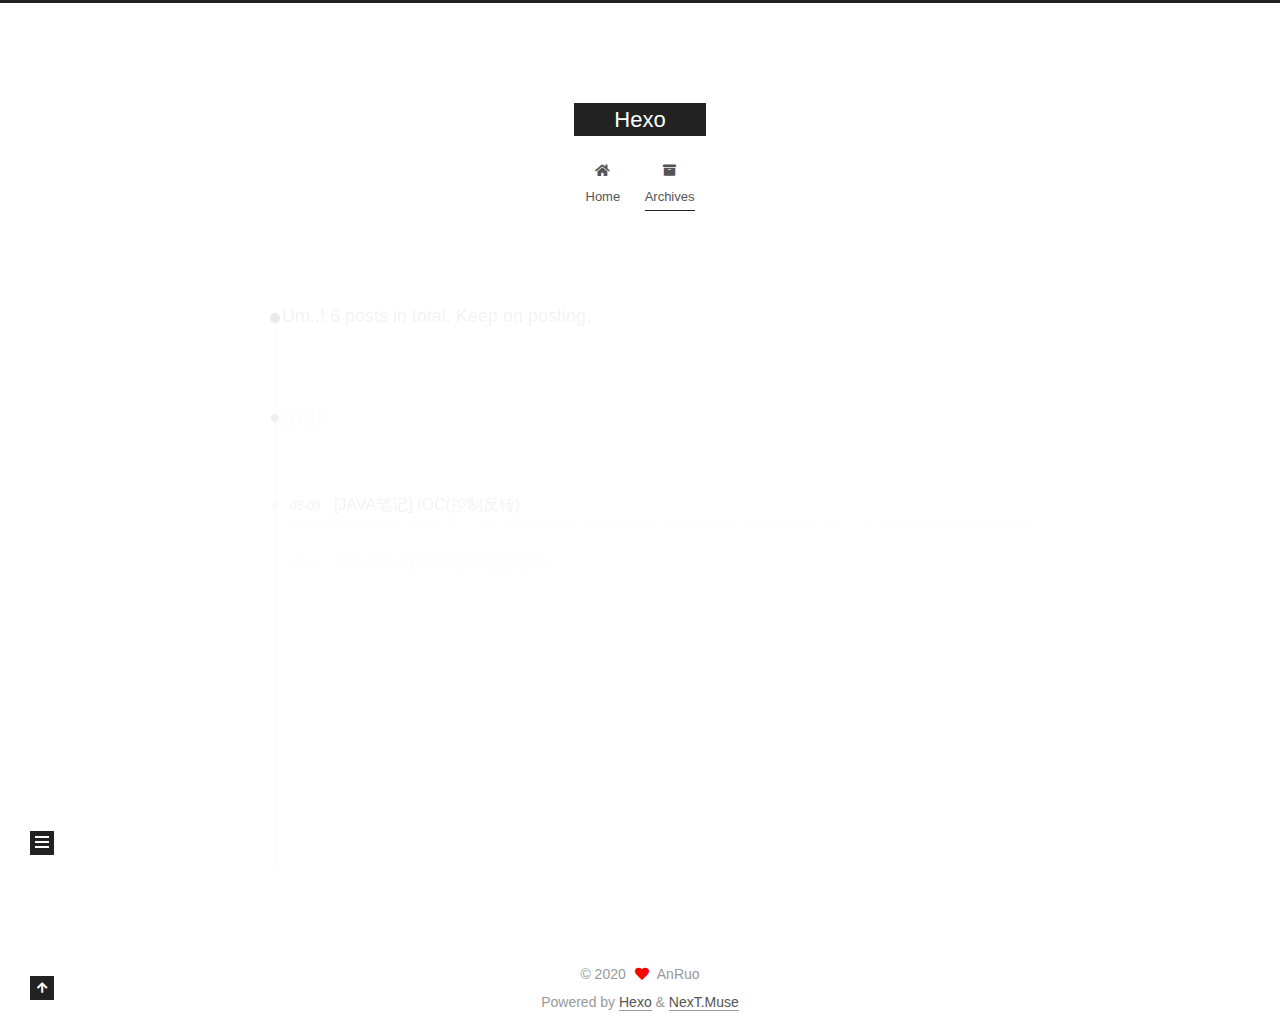
<file: archives/index.html>
<!DOCTYPE html>
<html lang="en">
<head>
  <meta charset="UTF-8">
<meta name="viewport" content="width=device-width, initial-scale=1, maximum-scale=2">
<meta name="theme-color" content="#222">
<meta name="generator" content="Hexo 4.2.0">
  <link rel="apple-touch-icon" sizes="180x180" href="/images/apple-touch-icon-next.png">
  <link rel="icon" type="image/png" sizes="32x32" href="/images/favicon-32x32-next.png">
  <link rel="icon" type="image/png" sizes="16x16" href="/images/favicon-16x16-next.png">
  <link rel="mask-icon" href="/images/logo.svg" color="#222">

<link rel="stylesheet" href="/css/main.css">


<link rel="stylesheet" href="/lib/font-awesome/css/all.min.css">

<script id="hexo-configurations">
    var NexT = window.NexT || {};
    var CONFIG = {"hostname":"anruowangluo.github.io","root":"/","scheme":"Muse","version":"7.8.0","exturl":false,"sidebar":{"position":"left","display":"post","padding":18,"offset":12,"onmobile":false},"copycode":{"enable":false,"show_result":false,"style":null},"back2top":{"enable":true,"sidebar":false,"scrollpercent":false},"bookmark":{"enable":false,"color":"#222","save":"auto"},"fancybox":false,"mediumzoom":false,"lazyload":false,"pangu":false,"comments":{"style":"tabs","active":null,"storage":true,"lazyload":false,"nav":null},"algolia":{"hits":{"per_page":10},"labels":{"input_placeholder":"Search for Posts","hits_empty":"We didn't find any results for the search: ${query}","hits_stats":"${hits} results found in ${time} ms"}},"localsearch":{"enable":false,"trigger":"auto","top_n_per_article":1,"unescape":false,"preload":false},"motion":{"enable":true,"async":false,"transition":{"post_block":"fadeIn","post_header":"slideDownIn","post_body":"slideDownIn","coll_header":"slideLeftIn","sidebar":"slideUpIn"}},"path":"search.xml"};
  </script>

  <meta property="og:type" content="website">
<meta property="og:title" content="Hexo">
<meta property="og:url" content="https://anruowangluo.github.io/archives/index.html">
<meta property="og:site_name" content="Hexo">
<meta property="og:locale" content="en_US">
<meta property="article:author" content="AnRuo">
<meta name="twitter:card" content="summary">

<link rel="canonical" href="https://anruowangluo.github.io/archives/">


<script id="page-configurations">
  // https://hexo.io/docs/variables.html
  CONFIG.page = {
    sidebar: "",
    isHome : false,
    isPost : false,
    lang   : 'en'
  };
</script>

  <title>Archive | Hexo</title>
  






  <noscript>
  <style>
  .use-motion .brand,
  .use-motion .menu-item,
  .sidebar-inner,
  .use-motion .post-block,
  .use-motion .pagination,
  .use-motion .comments,
  .use-motion .post-header,
  .use-motion .post-body,
  .use-motion .collection-header { opacity: initial; }

  .use-motion .site-title,
  .use-motion .site-subtitle {
    opacity: initial;
    top: initial;
  }

  .use-motion .logo-line-before i { left: initial; }
  .use-motion .logo-line-after i { right: initial; }
  </style>
</noscript>

<link rel="alternate" href="/atom.xml" title="Hexo" type="application/atom+xml">
</head>

<body itemscope itemtype="http://schema.org/WebPage">
  <div class="container use-motion">
    <div class="headband"></div>

    <header class="header" itemscope itemtype="http://schema.org/WPHeader">
      <div class="header-inner"><div class="site-brand-container">
  <div class="site-nav-toggle">
    <div class="toggle" aria-label="Toggle navigation bar">
      <span class="toggle-line toggle-line-first"></span>
      <span class="toggle-line toggle-line-middle"></span>
      <span class="toggle-line toggle-line-last"></span>
    </div>
  </div>

  <div class="site-meta">

    <a href="/" class="brand" rel="start">
      <span class="logo-line-before"><i></i></span>
      <h1 class="site-title">Hexo</h1>
      <span class="logo-line-after"><i></i></span>
    </a>
  </div>

  <div class="site-nav-right">
    <div class="toggle popup-trigger">
    </div>
  </div>
</div>




<nav class="site-nav">
  <ul id="menu" class="main-menu menu">
        <li class="menu-item menu-item-home">

    <a href="/" rel="section"><i class="fa fa-home fa-fw"></i>Home</a>

  </li>
        <li class="menu-item menu-item-archives">

    <a href="/archives/" rel="section"><i class="fa fa-archive fa-fw"></i>Archives</a>

  </li>
  </ul>
</nav>




</div>
    </header>

    
  <div class="back-to-top">
    <i class="fa fa-arrow-up"></i>
    <span>0%</span>
  </div>


    <main class="main">
      <div class="main-inner">
        <div class="content-wrap">
          

          <div class="content archive">
            

  
  
  
  <div class="post-block">
    <div class="posts-collapse">
      <div class="collection-title">
        <span class="collection-header">Um..! 6 posts in total. Keep on posting.</span>
      </div>

      
    <div class="collection-year">
      <span class="collection-header">2020</span>
    </div>

  <article itemscope itemtype="http://schema.org/Article">
    <header class="post-header">

      <div class="post-meta">
        <time itemprop="dateCreated"
              datetime="2020-05-09T19:40:01+08:00"
              content="2020-05-09">
          05-09
        </time>
      </div>

      <div class="post-title">
          <a class="post-title-link" href="/2020/05/09/%5BJAVA%E7%AC%94%E8%AE%B0%5D%20IOC(%E6%8E%A7%E5%88%B6%E5%8F%8D%E8%BD%AC)/" itemprop="url">
            <span itemprop="name">[JAVA笔记] IOC(控制反转)</span>
          </a>
      </div>

    </header>
  </article>

  <article itemscope itemtype="http://schema.org/Article">
    <header class="post-header">

      <div class="post-meta">
        <time itemprop="dateCreated"
              datetime="2020-05-09T19:40:01+08:00"
              content="2020-05-09">
          05-09
        </time>
      </div>

      <div class="post-title">
          <a class="post-title-link" href="/2020/05/09/%5BJAVA%E7%AC%94%E8%AE%B0%5D%20AOP(%E9%9D%A2%E5%90%91%E5%88%87%E9%9D%A2%E7%BC%96%E7%A8%8B%EF%BC%89/" itemprop="url">
            <span itemprop="name">[JAVA笔记] AOP(面向切面编程）</span>
          </a>
      </div>

    </header>
  </article>

  <article itemscope itemtype="http://schema.org/Article">
    <header class="post-header">

      <div class="post-meta">
        <time itemprop="dateCreated"
              datetime="2020-04-29T10:49:57+08:00"
              content="2020-04-29">
          04-29
        </time>
      </div>

      <div class="post-title">
          <a class="post-title-link" href="/2020/04/29/%E3%80%90%E5%AD%A6%E4%B9%A0%E7%AC%94%E8%AE%B0%E3%80%91JAVA%E5%AD%A6%E4%B9%A0%E7%AC%94%E8%AE%B0/" itemprop="url">
            <span itemprop="name">【学习笔记】JAVA学习笔记</span>
          </a>
      </div>

    </header>
  </article>

  <article itemscope itemtype="http://schema.org/Article">
    <header class="post-header">

      <div class="post-meta">
        <time itemprop="dateCreated"
              datetime="2020-04-16T21:40:51+08:00"
              content="2020-04-16">
          04-16
        </time>
      </div>

      <div class="post-title">
          <a class="post-title-link" href="/2020/04/16/DataSouce%E8%BF%9E%E6%8E%A5%E6%95%B0%E6%8D%AE%E5%BA%93%E5%A4%B1%E8%B4%A5/" itemprop="url">
            <span itemprop="name">DataSouce连接数据库失败</span>
          </a>
      </div>

    </header>
  </article>

  <article itemscope itemtype="http://schema.org/Article">
    <header class="post-header">

      <div class="post-meta">
        <time itemprop="dateCreated"
              datetime="2020-04-15T16:52:30+08:00"
              content="2020-04-15">
          04-15
        </time>
      </div>

      <div class="post-title">
          <a class="post-title-link" href="/2020/04/15/hexo%E9%83%A8%E7%BD%B2%E5%88%B0GitHub/" itemprop="url">
            <span itemprop="name">hexo部署到GitHub</span>
          </a>
      </div>

    </header>
  </article>

  <article itemscope itemtype="http://schema.org/Article">
    <header class="post-header">

      <div class="post-meta">
        <time itemprop="dateCreated"
              datetime="2020-04-15T14:43:29+08:00"
              content="2020-04-15">
          04-15
        </time>
      </div>

      <div class="post-title">
          <a class="post-title-link" href="/2020/04/15/hello-world/" itemprop="url">
            <span itemprop="name">Hello World</span>
          </a>
      </div>

    </header>
  </article>


    </div>
  </div>
  
  
  

  



          </div>
          

<script>
  window.addEventListener('tabs:register', () => {
    let { activeClass } = CONFIG.comments;
    if (CONFIG.comments.storage) {
      activeClass = localStorage.getItem('comments_active') || activeClass;
    }
    if (activeClass) {
      let activeTab = document.querySelector(`a[href="#comment-${activeClass}"]`);
      if (activeTab) {
        activeTab.click();
      }
    }
  });
  if (CONFIG.comments.storage) {
    window.addEventListener('tabs:click', event => {
      if (!event.target.matches('.tabs-comment .tab-content .tab-pane')) return;
      let commentClass = event.target.classList[1];
      localStorage.setItem('comments_active', commentClass);
    });
  }
</script>

        </div>
          
  
  <div class="toggle sidebar-toggle">
    <span class="toggle-line toggle-line-first"></span>
    <span class="toggle-line toggle-line-middle"></span>
    <span class="toggle-line toggle-line-last"></span>
  </div>

  <aside class="sidebar">
    <div class="sidebar-inner">

      <ul class="sidebar-nav motion-element">
        <li class="sidebar-nav-toc">
          Table of Contents
        </li>
        <li class="sidebar-nav-overview">
          Overview
        </li>
      </ul>

      <!--noindex-->
      <div class="post-toc-wrap sidebar-panel">
      </div>
      <!--/noindex-->

      <div class="site-overview-wrap sidebar-panel">
        <div class="site-author motion-element" itemprop="author" itemscope itemtype="http://schema.org/Person">
  <p class="site-author-name" itemprop="name">AnRuo</p>
  <div class="site-description" itemprop="description"></div>
</div>
<div class="site-state-wrap motion-element">
  <nav class="site-state">
      <div class="site-state-item site-state-posts">
          <a href="/archives/">
        
          <span class="site-state-item-count">6</span>
          <span class="site-state-item-name">posts</span>
        </a>
      </div>
  </nav>
</div>



      </div>

    </div>
  </aside>
  <div id="sidebar-dimmer"></div>


      </div>
    </main>

    <footer class="footer">
      <div class="footer-inner">
        

        

<div class="copyright">
  
  &copy; 
  <span itemprop="copyrightYear">2020</span>
  <span class="with-love">
    <i class="fa fa-heart"></i>
  </span>
  <span class="author" itemprop="copyrightHolder">AnRuo</span>
</div>
  <div class="powered-by">Powered by <a href="https://hexo.io/" class="theme-link" rel="noopener" target="_blank">Hexo</a> & <a href="https://muse.theme-next.org/" class="theme-link" rel="noopener" target="_blank">NexT.Muse</a>
  </div>

        








      </div>
    </footer>
  </div>

  
  <script src="/lib/anime.min.js"></script>
  <script src="/lib/velocity/velocity.min.js"></script>
  <script src="/lib/velocity/velocity.ui.min.js"></script>

<script src="/js/utils.js"></script>

<script src="/js/motion.js"></script>


<script src="/js/schemes/muse.js"></script>


<script src="/js/next-boot.js"></script>




  















  

  

</body>
</html>
</file>
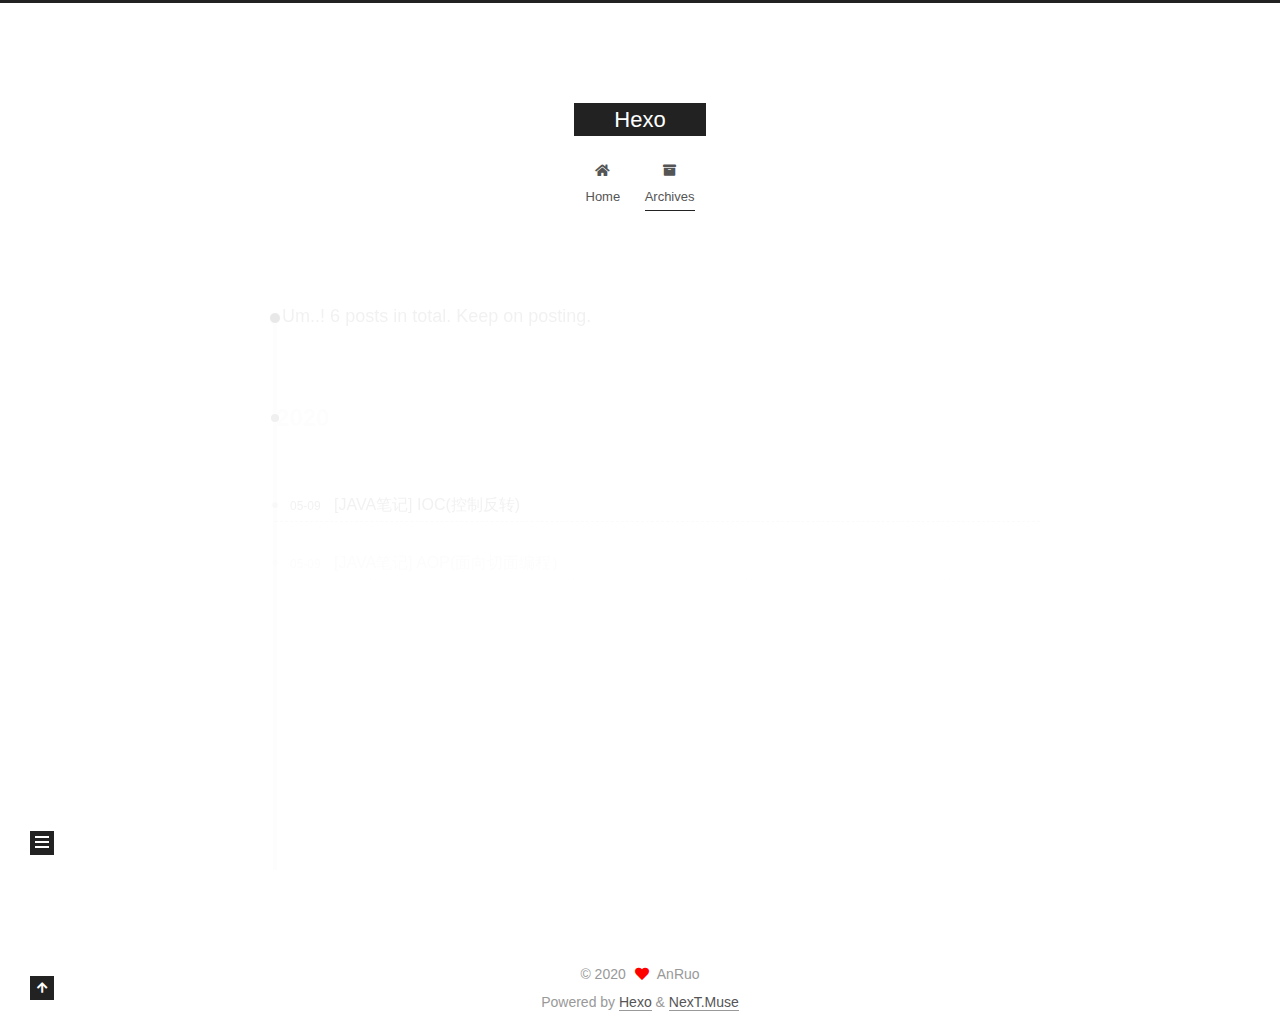
<file: archives/2020/index.html>
<!DOCTYPE html>
<html lang="en">
<head>
  <meta charset="UTF-8">
<meta name="viewport" content="width=device-width, initial-scale=1, maximum-scale=2">
<meta name="theme-color" content="#222">
<meta name="generator" content="Hexo 4.2.0">
  <link rel="apple-touch-icon" sizes="180x180" href="/images/apple-touch-icon-next.png">
  <link rel="icon" type="image/png" sizes="32x32" href="/images/favicon-32x32-next.png">
  <link rel="icon" type="image/png" sizes="16x16" href="/images/favicon-16x16-next.png">
  <link rel="mask-icon" href="/images/logo.svg" color="#222">

<link rel="stylesheet" href="/css/main.css">


<link rel="stylesheet" href="/lib/font-awesome/css/all.min.css">

<script id="hexo-configurations">
    var NexT = window.NexT || {};
    var CONFIG = {"hostname":"anruowangluo.github.io","root":"/","scheme":"Muse","version":"7.8.0","exturl":false,"sidebar":{"position":"left","display":"post","padding":18,"offset":12,"onmobile":false},"copycode":{"enable":false,"show_result":false,"style":null},"back2top":{"enable":true,"sidebar":false,"scrollpercent":false},"bookmark":{"enable":false,"color":"#222","save":"auto"},"fancybox":false,"mediumzoom":false,"lazyload":false,"pangu":false,"comments":{"style":"tabs","active":null,"storage":true,"lazyload":false,"nav":null},"algolia":{"hits":{"per_page":10},"labels":{"input_placeholder":"Search for Posts","hits_empty":"We didn't find any results for the search: ${query}","hits_stats":"${hits} results found in ${time} ms"}},"localsearch":{"enable":false,"trigger":"auto","top_n_per_article":1,"unescape":false,"preload":false},"motion":{"enable":true,"async":false,"transition":{"post_block":"fadeIn","post_header":"slideDownIn","post_body":"slideDownIn","coll_header":"slideLeftIn","sidebar":"slideUpIn"}},"path":"search.xml"};
  </script>

  <meta property="og:type" content="website">
<meta property="og:title" content="Hexo">
<meta property="og:url" content="https://anruowangluo.github.io/archives/2020/index.html">
<meta property="og:site_name" content="Hexo">
<meta property="og:locale" content="en_US">
<meta property="article:author" content="AnRuo">
<meta name="twitter:card" content="summary">

<link rel="canonical" href="https://anruowangluo.github.io/archives/2020/">


<script id="page-configurations">
  // https://hexo.io/docs/variables.html
  CONFIG.page = {
    sidebar: "",
    isHome : false,
    isPost : false,
    lang   : 'en'
  };
</script>

  <title>Archive | Hexo</title>
  






  <noscript>
  <style>
  .use-motion .brand,
  .use-motion .menu-item,
  .sidebar-inner,
  .use-motion .post-block,
  .use-motion .pagination,
  .use-motion .comments,
  .use-motion .post-header,
  .use-motion .post-body,
  .use-motion .collection-header { opacity: initial; }

  .use-motion .site-title,
  .use-motion .site-subtitle {
    opacity: initial;
    top: initial;
  }

  .use-motion .logo-line-before i { left: initial; }
  .use-motion .logo-line-after i { right: initial; }
  </style>
</noscript>

<link rel="alternate" href="/atom.xml" title="Hexo" type="application/atom+xml">
</head>

<body itemscope itemtype="http://schema.org/WebPage">
  <div class="container use-motion">
    <div class="headband"></div>

    <header class="header" itemscope itemtype="http://schema.org/WPHeader">
      <div class="header-inner"><div class="site-brand-container">
  <div class="site-nav-toggle">
    <div class="toggle" aria-label="Toggle navigation bar">
      <span class="toggle-line toggle-line-first"></span>
      <span class="toggle-line toggle-line-middle"></span>
      <span class="toggle-line toggle-line-last"></span>
    </div>
  </div>

  <div class="site-meta">

    <a href="/" class="brand" rel="start">
      <span class="logo-line-before"><i></i></span>
      <h1 class="site-title">Hexo</h1>
      <span class="logo-line-after"><i></i></span>
    </a>
  </div>

  <div class="site-nav-right">
    <div class="toggle popup-trigger">
    </div>
  </div>
</div>




<nav class="site-nav">
  <ul id="menu" class="main-menu menu">
        <li class="menu-item menu-item-home">

    <a href="/" rel="section"><i class="fa fa-home fa-fw"></i>Home</a>

  </li>
        <li class="menu-item menu-item-archives">

    <a href="/archives/" rel="section"><i class="fa fa-archive fa-fw"></i>Archives</a>

  </li>
  </ul>
</nav>




</div>
    </header>

    
  <div class="back-to-top">
    <i class="fa fa-arrow-up"></i>
    <span>0%</span>
  </div>


    <main class="main">
      <div class="main-inner">
        <div class="content-wrap">
          

          <div class="content archive">
            

  
  
  
  <div class="post-block">
    <div class="posts-collapse">
      <div class="collection-title">
        <span class="collection-header">Um..! 6 posts in total. Keep on posting.</span>
      </div>

      
    <div class="collection-year">
      <span class="collection-header">2020</span>
    </div>

  <article itemscope itemtype="http://schema.org/Article">
    <header class="post-header">

      <div class="post-meta">
        <time itemprop="dateCreated"
              datetime="2020-05-09T19:40:01+08:00"
              content="2020-05-09">
          05-09
        </time>
      </div>

      <div class="post-title">
          <a class="post-title-link" href="/2020/05/09/%5BJAVA%E7%AC%94%E8%AE%B0%5D%20IOC(%E6%8E%A7%E5%88%B6%E5%8F%8D%E8%BD%AC)/" itemprop="url">
            <span itemprop="name">[JAVA笔记] IOC(控制反转)</span>
          </a>
      </div>

    </header>
  </article>

  <article itemscope itemtype="http://schema.org/Article">
    <header class="post-header">

      <div class="post-meta">
        <time itemprop="dateCreated"
              datetime="2020-05-09T19:40:01+08:00"
              content="2020-05-09">
          05-09
        </time>
      </div>

      <div class="post-title">
          <a class="post-title-link" href="/2020/05/09/%5BJAVA%E7%AC%94%E8%AE%B0%5D%20AOP(%E9%9D%A2%E5%90%91%E5%88%87%E9%9D%A2%E7%BC%96%E7%A8%8B%EF%BC%89/" itemprop="url">
            <span itemprop="name">[JAVA笔记] AOP(面向切面编程）</span>
          </a>
      </div>

    </header>
  </article>

  <article itemscope itemtype="http://schema.org/Article">
    <header class="post-header">

      <div class="post-meta">
        <time itemprop="dateCreated"
              datetime="2020-04-29T10:49:57+08:00"
              content="2020-04-29">
          04-29
        </time>
      </div>

      <div class="post-title">
          <a class="post-title-link" href="/2020/04/29/%E3%80%90%E5%AD%A6%E4%B9%A0%E7%AC%94%E8%AE%B0%E3%80%91JAVA%E5%AD%A6%E4%B9%A0%E7%AC%94%E8%AE%B0/" itemprop="url">
            <span itemprop="name">【学习笔记】JAVA学习笔记</span>
          </a>
      </div>

    </header>
  </article>

  <article itemscope itemtype="http://schema.org/Article">
    <header class="post-header">

      <div class="post-meta">
        <time itemprop="dateCreated"
              datetime="2020-04-16T21:40:51+08:00"
              content="2020-04-16">
          04-16
        </time>
      </div>

      <div class="post-title">
          <a class="post-title-link" href="/2020/04/16/DataSouce%E8%BF%9E%E6%8E%A5%E6%95%B0%E6%8D%AE%E5%BA%93%E5%A4%B1%E8%B4%A5/" itemprop="url">
            <span itemprop="name">DataSouce连接数据库失败</span>
          </a>
      </div>

    </header>
  </article>

  <article itemscope itemtype="http://schema.org/Article">
    <header class="post-header">

      <div class="post-meta">
        <time itemprop="dateCreated"
              datetime="2020-04-15T16:52:30+08:00"
              content="2020-04-15">
          04-15
        </time>
      </div>

      <div class="post-title">
          <a class="post-title-link" href="/2020/04/15/hexo%E9%83%A8%E7%BD%B2%E5%88%B0GitHub/" itemprop="url">
            <span itemprop="name">hexo部署到GitHub</span>
          </a>
      </div>

    </header>
  </article>

  <article itemscope itemtype="http://schema.org/Article">
    <header class="post-header">

      <div class="post-meta">
        <time itemprop="dateCreated"
              datetime="2020-04-15T14:43:29+08:00"
              content="2020-04-15">
          04-15
        </time>
      </div>

      <div class="post-title">
          <a class="post-title-link" href="/2020/04/15/hello-world/" itemprop="url">
            <span itemprop="name">Hello World</span>
          </a>
      </div>

    </header>
  </article>


    </div>
  </div>
  
  
  

  



          </div>
          

<script>
  window.addEventListener('tabs:register', () => {
    let { activeClass } = CONFIG.comments;
    if (CONFIG.comments.storage) {
      activeClass = localStorage.getItem('comments_active') || activeClass;
    }
    if (activeClass) {
      let activeTab = document.querySelector(`a[href="#comment-${activeClass}"]`);
      if (activeTab) {
        activeTab.click();
      }
    }
  });
  if (CONFIG.comments.storage) {
    window.addEventListener('tabs:click', event => {
      if (!event.target.matches('.tabs-comment .tab-content .tab-pane')) return;
      let commentClass = event.target.classList[1];
      localStorage.setItem('comments_active', commentClass);
    });
  }
</script>

        </div>
          
  
  <div class="toggle sidebar-toggle">
    <span class="toggle-line toggle-line-first"></span>
    <span class="toggle-line toggle-line-middle"></span>
    <span class="toggle-line toggle-line-last"></span>
  </div>

  <aside class="sidebar">
    <div class="sidebar-inner">

      <ul class="sidebar-nav motion-element">
        <li class="sidebar-nav-toc">
          Table of Contents
        </li>
        <li class="sidebar-nav-overview">
          Overview
        </li>
      </ul>

      <!--noindex-->
      <div class="post-toc-wrap sidebar-panel">
      </div>
      <!--/noindex-->

      <div class="site-overview-wrap sidebar-panel">
        <div class="site-author motion-element" itemprop="author" itemscope itemtype="http://schema.org/Person">
  <p class="site-author-name" itemprop="name">AnRuo</p>
  <div class="site-description" itemprop="description"></div>
</div>
<div class="site-state-wrap motion-element">
  <nav class="site-state">
      <div class="site-state-item site-state-posts">
          <a href="/archives/">
        
          <span class="site-state-item-count">6</span>
          <span class="site-state-item-name">posts</span>
        </a>
      </div>
  </nav>
</div>



      </div>

    </div>
  </aside>
  <div id="sidebar-dimmer"></div>


      </div>
    </main>

    <footer class="footer">
      <div class="footer-inner">
        

        

<div class="copyright">
  
  &copy; 
  <span itemprop="copyrightYear">2020</span>
  <span class="with-love">
    <i class="fa fa-heart"></i>
  </span>
  <span class="author" itemprop="copyrightHolder">AnRuo</span>
</div>
  <div class="powered-by">Powered by <a href="https://hexo.io/" class="theme-link" rel="noopener" target="_blank">Hexo</a> & <a href="https://muse.theme-next.org/" class="theme-link" rel="noopener" target="_blank">NexT.Muse</a>
  </div>

        








      </div>
    </footer>
  </div>

  
  <script src="/lib/anime.min.js"></script>
  <script src="/lib/velocity/velocity.min.js"></script>
  <script src="/lib/velocity/velocity.ui.min.js"></script>

<script src="/js/utils.js"></script>

<script src="/js/motion.js"></script>


<script src="/js/schemes/muse.js"></script>


<script src="/js/next-boot.js"></script>




  















  

  

</body>
</html>
</file>
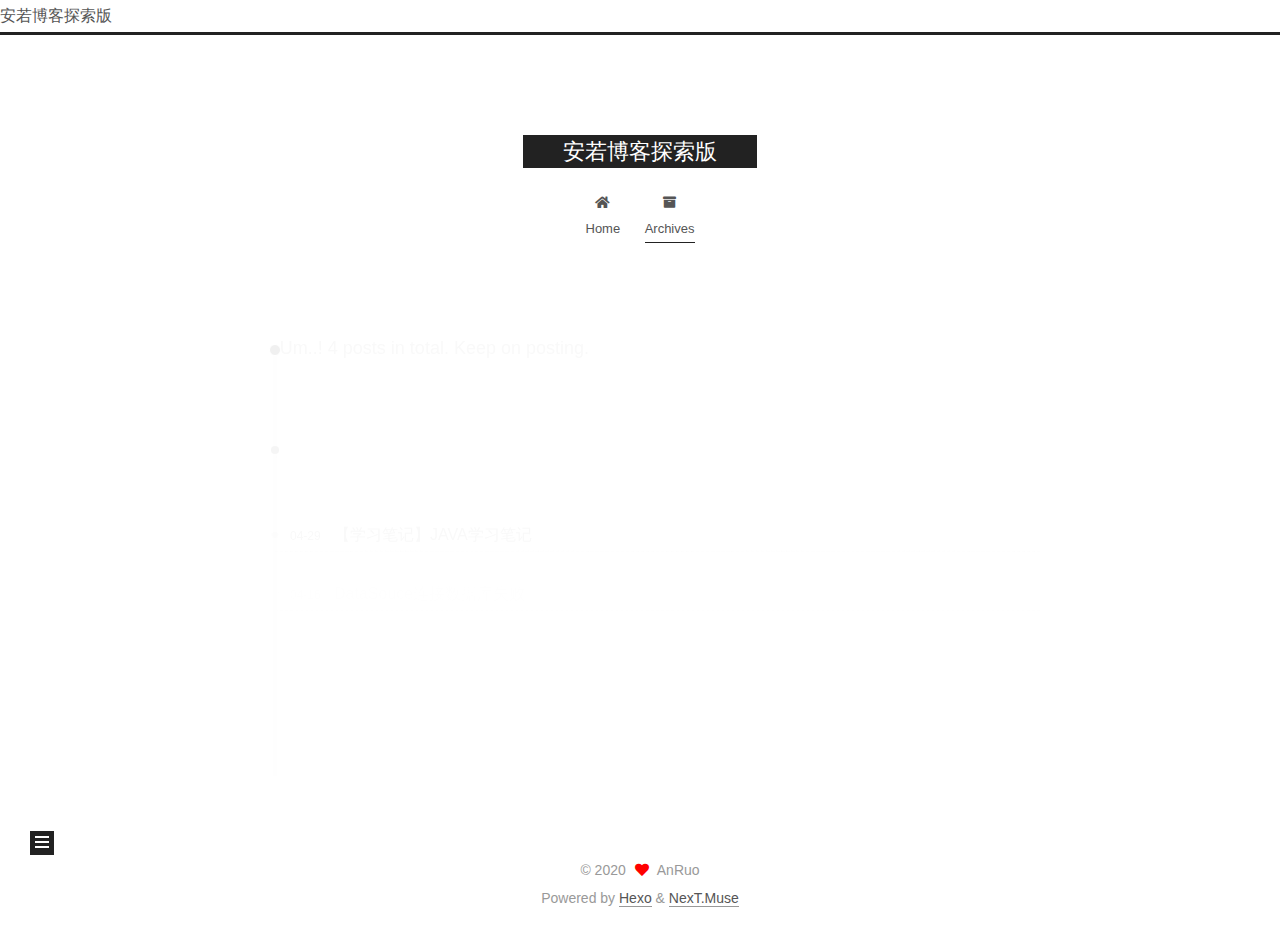
<file: archives/2020/04/index.html>
<!DOCTYPE html>
<html lang="en">
<head>
  <meta charset="UTF-8">
<meta name="viewport" content="width=device-width, initial-scale=1, maximum-scale=2">
<meta name="theme-color" content="#222">
<meta name="generator" content="Hexo 4.2.0">
  <link rel="apple-touch-icon" sizes="180x180" href="/images/apple-touch-icon-next.png">
  <link rel="icon" type="image/png" sizes="32x32" href="/images/favicon-32x32-next.png">
  <link rel="icon" type="image/png" sizes="16x16" href="/images/favicon-16x16-next.png">
  <link rel="mask-icon" href="/images/logo.svg" color="#222">

<link rel="stylesheet" href="/css/main.css">


<link rel="stylesheet" href="/lib/font-awesome/css/all.min.css">

<script id="hexo-configurations">
    var NexT = window.NexT || {};
    var CONFIG = {"hostname":"anruowangluo.github.io","root":"/","scheme":"Muse","version":"7.8.0","exturl":false,"sidebar":{"position":"left","display":"post","padding":18,"offset":12,"onmobile":false},"copycode":{"enable":false,"show_result":false,"style":null},"back2top":{"enable":true,"sidebar":false,"scrollpercent":false},"bookmark":{"enable":false,"color":"#222","save":"auto"},"fancybox":false,"mediumzoom":false,"lazyload":false,"pangu":false,"comments":{"style":"tabs","active":null,"storage":true,"lazyload":false,"nav":null},"algolia":{"hits":{"per_page":10},"labels":{"input_placeholder":"Search for Posts","hits_empty":"We didn't find any results for the search: ${query}","hits_stats":"${hits} results found in ${time} ms"}},"localsearch":{"enable":false,"trigger":"auto","top_n_per_article":1,"unescape":false,"preload":false},"motion":{"enable":true,"async":false,"transition":{"post_block":"fadeIn","post_header":"slideDownIn","post_body":"slideDownIn","coll_header":"slideLeftIn","sidebar":"slideUpIn"}},"path":"search.xml"};
  </script>

  <meta property="og:type" content="website">
<meta property="og:title" content="Hexo">
<meta property="og:url" content="https://anruowangluo.github.io/archives/2020/04/index.html">
<meta property="og:site_name" content="Hexo">
<meta property="og:locale" content="en_US">
<meta property="article:author" content="AnRuo">
<meta name="twitter:card" content="summary">

<link rel="canonical" href="https://anruowangluo.github.io/archives/2020/04/">


<script id="page-configurations">
  // https://hexo.io/docs/variables.html
  CONFIG.page = {
    sidebar: "",
    isHome : false,
    isPost : false,
    lang   : 'en'
  };
</script>安若博客探索版</title>
  






  <noscript>
  <style>
  .use-motion .brand,
  .use-motion .menu-item,
  .sidebar-inner,
  .use-motion .post-block,
  .use-motion .pagination,
  .use-motion .comments,
  .use-motion .post-header,
  .use-motion .post-body,
  .use-motion .collection-header { opacity: initial; }

  .use-motion .site-title,
  .use-motion .site-subtitle {
    opacity: initial;
    top: initial;
  }

  .use-motion .logo-line-before i { left: initial; }
  .use-motion .logo-line-after i { right: initial; }
  </style>
</noscript>

<link rel="alternate" href="/atom.xml" title="Hexo" type="application/atom+xml">
</head>

<body itemscope itemtype="http://schema.org/WebPage">
  <div class="container use-motion">
    <div class="headband"></div>

    <header class="header" itemscope itemtype="http://schema.org/WPHeader">
      <div class="header-inner"><div class="site-brand-container">
  <div class="site-nav-toggle">
    <div class="toggle" aria-label="Toggle navigation bar">
      <span class="toggle-line toggle-line-first"></span>
      <span class="toggle-line toggle-line-middle"></span>
      <span class="toggle-line toggle-line-last"></span>
    </div>
  </div>

  <div class="site-meta">

    <a href="/" class="brand" rel="start">
      <span class="logo-line-before"><i></i></span>
      <h1 class="site-title">安若博客探索版</h1>
      <span class="logo-line-after"><i></i></span>
    </a>
  </div>

  <div class="site-nav-right">
    <div class="toggle popup-trigger">
    </div>
  </div>
</div>




<nav class="site-nav">
  <ul id="menu" class="main-menu menu">
        <li class="menu-item menu-item-home">

    <a href="/" rel="section"><i class="fa fa-home fa-fw"></i>Home</a>

  </li>
        <li class="menu-item menu-item-archives">

    <a href="/archives/" rel="section"><i class="fa fa-archive fa-fw"></i>Archives</a>

  </li>
  </ul>
</nav>




</div>
    </header>

    
  <div class="back-to-top">
    <i class="fa fa-arrow-up"></i>
    <span>0%</span>
  </div>


    <main class="main">
      <div class="main-inner">
        <div class="content-wrap">
          

          <div class="content archive">
            

  
  
  
  <div class="post-block">
    <div class="posts-collapse">
      <div class="collection-title">
        <span class="collection-header">Um..! 4 posts in total. Keep on posting.</span>
      </div>

      
    <div class="collection-year">
      <span class="collection-header">2020</span>
    </div>

  <article itemscope itemtype="http://schema.org/Article">
    <header class="post-header">

      <div class="post-meta">
        <time itemprop="dateCreated"
              datetime="2020-04-29T10:49:57+08:00"
              content="2020-04-29">
          04-29
        </time>
      </div>

      <div class="post-title">
          <a class="post-title-link" href="/2020/04/29/%E3%80%90%E5%AD%A6%E4%B9%A0%E7%AC%94%E8%AE%B0%E3%80%91JAVA%E5%AD%A6%E4%B9%A0%E7%AC%94%E8%AE%B0/" itemprop="url">
            <span itemprop="name">【学习笔记】JAVA学习笔记</span>
          </a>
      </div>

    </header>
  </article>

  <article itemscope itemtype="http://schema.org/Article">
    <header class="post-header">

      <div class="post-meta">
        <time itemprop="dateCreated"
              datetime="2020-04-16T21:40:51+08:00"
              content="2020-04-16">
          04-16
        </time>
      </div>

      <div class="post-title">
          <a class="post-title-link" href="/2020/04/16/DataSouce%E8%BF%9E%E6%8E%A5%E6%95%B0%E6%8D%AE%E5%BA%93%E5%A4%B1%E8%B4%A5/" itemprop="url">
            <span itemprop="name">DataSouce连接数据库失败</span>
          </a>
      </div>

    </header>
  </article>

  <article itemscope itemtype="http://schema.org/Article">
    <header class="post-header">

      <div class="post-meta">
        <time itemprop="dateCreated"
              datetime="2020-04-15T16:52:30+08:00"
              content="2020-04-15">
          04-15
        </time>
      </div>

      <div class="post-title">
          <a class="post-title-link" href="/2020/04/15/hexo%E9%83%A8%E7%BD%B2%E5%88%B0GitHub/" itemprop="url">
            <span itemprop="name">hexo部署到GitHub</span>
          </a>
      </div>

    </header>
  </article>

  <article itemscope itemtype="http://schema.org/Article">
    <header class="post-header">

      <div class="post-meta">
        <time itemprop="dateCreated"
              datetime="2020-04-15T14:43:29+08:00"
              content="2020-04-15">
          04-15
        </time>
      </div>

      <div class="post-title">
          <a class="post-title-link" href="/2020/04/15/hello-world/" itemprop="url">
            <span itemprop="name">Hello World</span>
          </a>
      </div>

    </header>
  </article>


    </div>
  </div>
  
  
  

  



          </div>
          

<script>
  window.addEventListener('tabs:register', () => {
    let { activeClass } = CONFIG.comments;
    if (CONFIG.comments.storage) {
      activeClass = localStorage.getItem('comments_active') || activeClass;
    }
    if (activeClass) {
      let activeTab = document.querySelector(`a[href="#comment-${activeClass}"]`);
      if (activeTab) {
        activeTab.click();
      }
    }
  });
  if (CONFIG.comments.storage) {
    window.addEventListener('tabs:click', event => {
      if (!event.target.matches('.tabs-comment .tab-content .tab-pane')) return;
      let commentClass = event.target.classList[1];
      localStorage.setItem('comments_active', commentClass);
    });
  }
</script>

        </div>
          
  
  <div class="toggle sidebar-toggle">
    <span class="toggle-line toggle-line-first"></span>
    <span class="toggle-line toggle-line-middle"></span>
    <span class="toggle-line toggle-line-last"></span>
  </div>

  <aside class="sidebar">
    <div class="sidebar-inner">

      <ul class="sidebar-nav motion-element">
        <li class="sidebar-nav-toc">
          Table of Contents
        </li>
        <li class="sidebar-nav-overview">
          Overview
        </li>
      </ul>

      <!--noindex-->
      <div class="post-toc-wrap sidebar-panel">
      </div>
      <!--/noindex-->

      <div class="site-overview-wrap sidebar-panel">
        <div class="site-author motion-element" itemprop="author" itemscope itemtype="http://schema.org/Person">
  <p class="site-author-name" itemprop="name">AnRuo</p>
  <div class="site-description" itemprop="description"></div>
</div>
<div class="site-state-wrap motion-element">
  <nav class="site-state">
      <div class="site-state-item site-state-posts">
          <a href="/archives/">
        
          <span class="site-state-item-count">4</span>
          <span class="site-state-item-name">posts</span>
        </a>
      </div>
  </nav>
</div>



      </div>

    </div>
  </aside>
  <div id="sidebar-dimmer"></div>


      </div>
    </main>

    <footer class="footer">
      <div class="footer-inner">
        

        

<div class="copyright">
  
  &copy; 
  <span itemprop="copyrightYear">2020</span>
  <span class="with-love">
    <i class="fa fa-heart"></i>
  </span>
  <span class="author" itemprop="copyrightHolder">AnRuo</span>
</div>
  <div class="powered-by">Powered by <a href="https://hexo.io/" class="theme-link" rel="noopener" target="_blank">Hexo</a> & <a href="https://muse.theme-next.org/" class="theme-link" rel="noopener" target="_blank">NexT.Muse</a>
  </div>

        








      </div>
    </footer>
  </div>

  
  <script src="/lib/anime.min.js"></script>
  <script src="/lib/velocity/velocity.min.js"></script>
  <script src="/lib/velocity/velocity.ui.min.js"></script>

<script src="/js/utils.js"></script>

<script src="/js/motion.js"></script>


<script src="/js/schemes/muse.js"></script>


<script src="/js/next-boot.js"></script>




  















  

  

</body>
</html>
</file>
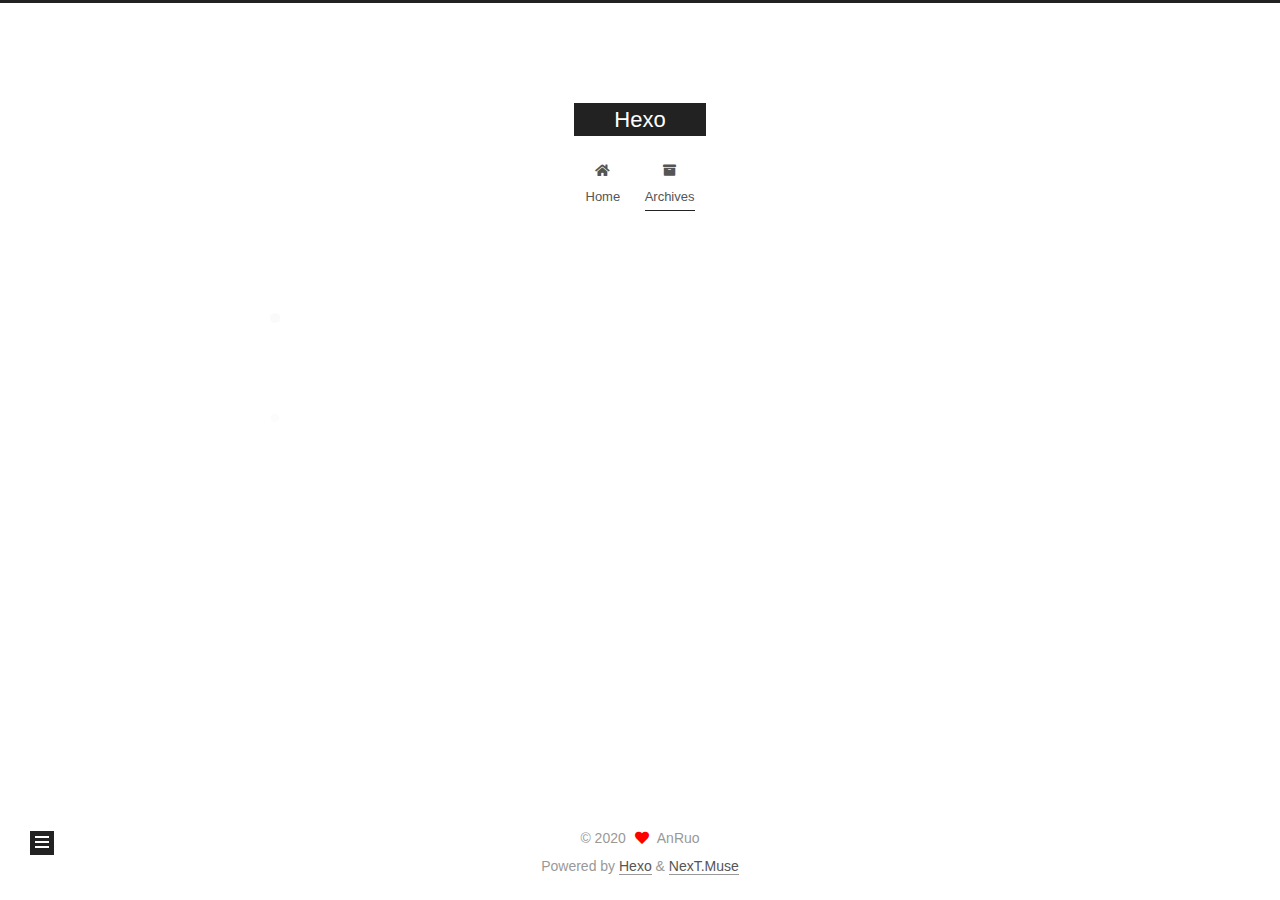
<file: archives/2020/05/index.html>
<!DOCTYPE html>
<html lang="en">
<head>
  <meta charset="UTF-8">
<meta name="viewport" content="width=device-width, initial-scale=1, maximum-scale=2">
<meta name="theme-color" content="#222">
<meta name="generator" content="Hexo 4.2.0">
  <link rel="apple-touch-icon" sizes="180x180" href="/images/apple-touch-icon-next.png">
  <link rel="icon" type="image/png" sizes="32x32" href="/images/favicon-32x32-next.png">
  <link rel="icon" type="image/png" sizes="16x16" href="/images/favicon-16x16-next.png">
  <link rel="mask-icon" href="/images/logo.svg" color="#222">

<link rel="stylesheet" href="/css/main.css">


<link rel="stylesheet" href="/lib/font-awesome/css/all.min.css">

<script id="hexo-configurations">
    var NexT = window.NexT || {};
    var CONFIG = {"hostname":"anruowangluo.github.io","root":"/","scheme":"Muse","version":"7.8.0","exturl":false,"sidebar":{"position":"left","display":"post","padding":18,"offset":12,"onmobile":false},"copycode":{"enable":false,"show_result":false,"style":null},"back2top":{"enable":true,"sidebar":false,"scrollpercent":false},"bookmark":{"enable":false,"color":"#222","save":"auto"},"fancybox":false,"mediumzoom":false,"lazyload":false,"pangu":false,"comments":{"style":"tabs","active":null,"storage":true,"lazyload":false,"nav":null},"algolia":{"hits":{"per_page":10},"labels":{"input_placeholder":"Search for Posts","hits_empty":"We didn't find any results for the search: ${query}","hits_stats":"${hits} results found in ${time} ms"}},"localsearch":{"enable":false,"trigger":"auto","top_n_per_article":1,"unescape":false,"preload":false},"motion":{"enable":true,"async":false,"transition":{"post_block":"fadeIn","post_header":"slideDownIn","post_body":"slideDownIn","coll_header":"slideLeftIn","sidebar":"slideUpIn"}},"path":"search.xml"};
  </script>

  <meta property="og:type" content="website">
<meta property="og:title" content="Hexo">
<meta property="og:url" content="https://anruowangluo.github.io/archives/2020/05/index.html">
<meta property="og:site_name" content="Hexo">
<meta property="og:locale" content="en_US">
<meta property="article:author" content="AnRuo">
<meta name="twitter:card" content="summary">

<link rel="canonical" href="https://anruowangluo.github.io/archives/2020/05/">


<script id="page-configurations">
  // https://hexo.io/docs/variables.html
  CONFIG.page = {
    sidebar: "",
    isHome : false,
    isPost : false,
    lang   : 'en'
  };
</script>

  <title>Archive | Hexo</title>
  






  <noscript>
  <style>
  .use-motion .brand,
  .use-motion .menu-item,
  .sidebar-inner,
  .use-motion .post-block,
  .use-motion .pagination,
  .use-motion .comments,
  .use-motion .post-header,
  .use-motion .post-body,
  .use-motion .collection-header { opacity: initial; }

  .use-motion .site-title,
  .use-motion .site-subtitle {
    opacity: initial;
    top: initial;
  }

  .use-motion .logo-line-before i { left: initial; }
  .use-motion .logo-line-after i { right: initial; }
  </style>
</noscript>

<link rel="alternate" href="/atom.xml" title="Hexo" type="application/atom+xml">
</head>

<body itemscope itemtype="http://schema.org/WebPage">
  <div class="container use-motion">
    <div class="headband"></div>

    <header class="header" itemscope itemtype="http://schema.org/WPHeader">
      <div class="header-inner"><div class="site-brand-container">
  <div class="site-nav-toggle">
    <div class="toggle" aria-label="Toggle navigation bar">
      <span class="toggle-line toggle-line-first"></span>
      <span class="toggle-line toggle-line-middle"></span>
      <span class="toggle-line toggle-line-last"></span>
    </div>
  </div>

  <div class="site-meta">

    <a href="/" class="brand" rel="start">
      <span class="logo-line-before"><i></i></span>
      <h1 class="site-title">Hexo</h1>
      <span class="logo-line-after"><i></i></span>
    </a>
  </div>

  <div class="site-nav-right">
    <div class="toggle popup-trigger">
    </div>
  </div>
</div>




<nav class="site-nav">
  <ul id="menu" class="main-menu menu">
        <li class="menu-item menu-item-home">

    <a href="/" rel="section"><i class="fa fa-home fa-fw"></i>Home</a>

  </li>
        <li class="menu-item menu-item-archives">

    <a href="/archives/" rel="section"><i class="fa fa-archive fa-fw"></i>Archives</a>

  </li>
  </ul>
</nav>




</div>
    </header>

    
  <div class="back-to-top">
    <i class="fa fa-arrow-up"></i>
    <span>0%</span>
  </div>


    <main class="main">
      <div class="main-inner">
        <div class="content-wrap">
          

          <div class="content archive">
            

  
  
  
  <div class="post-block">
    <div class="posts-collapse">
      <div class="collection-title">
        <span class="collection-header">Um..! 6 posts in total. Keep on posting.</span>
      </div>

      
    <div class="collection-year">
      <span class="collection-header">2020</span>
    </div>

  <article itemscope itemtype="http://schema.org/Article">
    <header class="post-header">

      <div class="post-meta">
        <time itemprop="dateCreated"
              datetime="2020-05-09T19:40:01+08:00"
              content="2020-05-09">
          05-09
        </time>
      </div>

      <div class="post-title">
          <a class="post-title-link" href="/2020/05/09/%5BJAVA%E7%AC%94%E8%AE%B0%5D%20IOC(%E6%8E%A7%E5%88%B6%E5%8F%8D%E8%BD%AC)/" itemprop="url">
            <span itemprop="name">[JAVA笔记] IOC(控制反转)</span>
          </a>
      </div>

    </header>
  </article>

  <article itemscope itemtype="http://schema.org/Article">
    <header class="post-header">

      <div class="post-meta">
        <time itemprop="dateCreated"
              datetime="2020-05-09T19:40:01+08:00"
              content="2020-05-09">
          05-09
        </time>
      </div>

      <div class="post-title">
          <a class="post-title-link" href="/2020/05/09/%5BJAVA%E7%AC%94%E8%AE%B0%5D%20AOP(%E9%9D%A2%E5%90%91%E5%88%87%E9%9D%A2%E7%BC%96%E7%A8%8B%EF%BC%89/" itemprop="url">
            <span itemprop="name">[JAVA笔记] AOP(面向切面编程）</span>
          </a>
      </div>

    </header>
  </article>


    </div>
  </div>
  
  
  

  



          </div>
          

<script>
  window.addEventListener('tabs:register', () => {
    let { activeClass } = CONFIG.comments;
    if (CONFIG.comments.storage) {
      activeClass = localStorage.getItem('comments_active') || activeClass;
    }
    if (activeClass) {
      let activeTab = document.querySelector(`a[href="#comment-${activeClass}"]`);
      if (activeTab) {
        activeTab.click();
      }
    }
  });
  if (CONFIG.comments.storage) {
    window.addEventListener('tabs:click', event => {
      if (!event.target.matches('.tabs-comment .tab-content .tab-pane')) return;
      let commentClass = event.target.classList[1];
      localStorage.setItem('comments_active', commentClass);
    });
  }
</script>

        </div>
          
  
  <div class="toggle sidebar-toggle">
    <span class="toggle-line toggle-line-first"></span>
    <span class="toggle-line toggle-line-middle"></span>
    <span class="toggle-line toggle-line-last"></span>
  </div>

  <aside class="sidebar">
    <div class="sidebar-inner">

      <ul class="sidebar-nav motion-element">
        <li class="sidebar-nav-toc">
          Table of Contents
        </li>
        <li class="sidebar-nav-overview">
          Overview
        </li>
      </ul>

      <!--noindex-->
      <div class="post-toc-wrap sidebar-panel">
      </div>
      <!--/noindex-->

      <div class="site-overview-wrap sidebar-panel">
        <div class="site-author motion-element" itemprop="author" itemscope itemtype="http://schema.org/Person">
  <p class="site-author-name" itemprop="name">AnRuo</p>
  <div class="site-description" itemprop="description"></div>
</div>
<div class="site-state-wrap motion-element">
  <nav class="site-state">
      <div class="site-state-item site-state-posts">
          <a href="/archives/">
        
          <span class="site-state-item-count">6</span>
          <span class="site-state-item-name">posts</span>
        </a>
      </div>
  </nav>
</div>



      </div>

    </div>
  </aside>
  <div id="sidebar-dimmer"></div>


      </div>
    </main>

    <footer class="footer">
      <div class="footer-inner">
        

        

<div class="copyright">
  
  &copy; 
  <span itemprop="copyrightYear">2020</span>
  <span class="with-love">
    <i class="fa fa-heart"></i>
  </span>
  <span class="author" itemprop="copyrightHolder">AnRuo</span>
</div>
  <div class="powered-by">Powered by <a href="https://hexo.io/" class="theme-link" rel="noopener" target="_blank">Hexo</a> & <a href="https://muse.theme-next.org/" class="theme-link" rel="noopener" target="_blank">NexT.Muse</a>
  </div>

        








      </div>
    </footer>
  </div>

  
  <script src="/lib/anime.min.js"></script>
  <script src="/lib/velocity/velocity.min.js"></script>
  <script src="/lib/velocity/velocity.ui.min.js"></script>

<script src="/js/utils.js"></script>

<script src="/js/motion.js"></script>


<script src="/js/schemes/muse.js"></script>


<script src="/js/next-boot.js"></script>




  















  

  

</body>
</html>
</file>
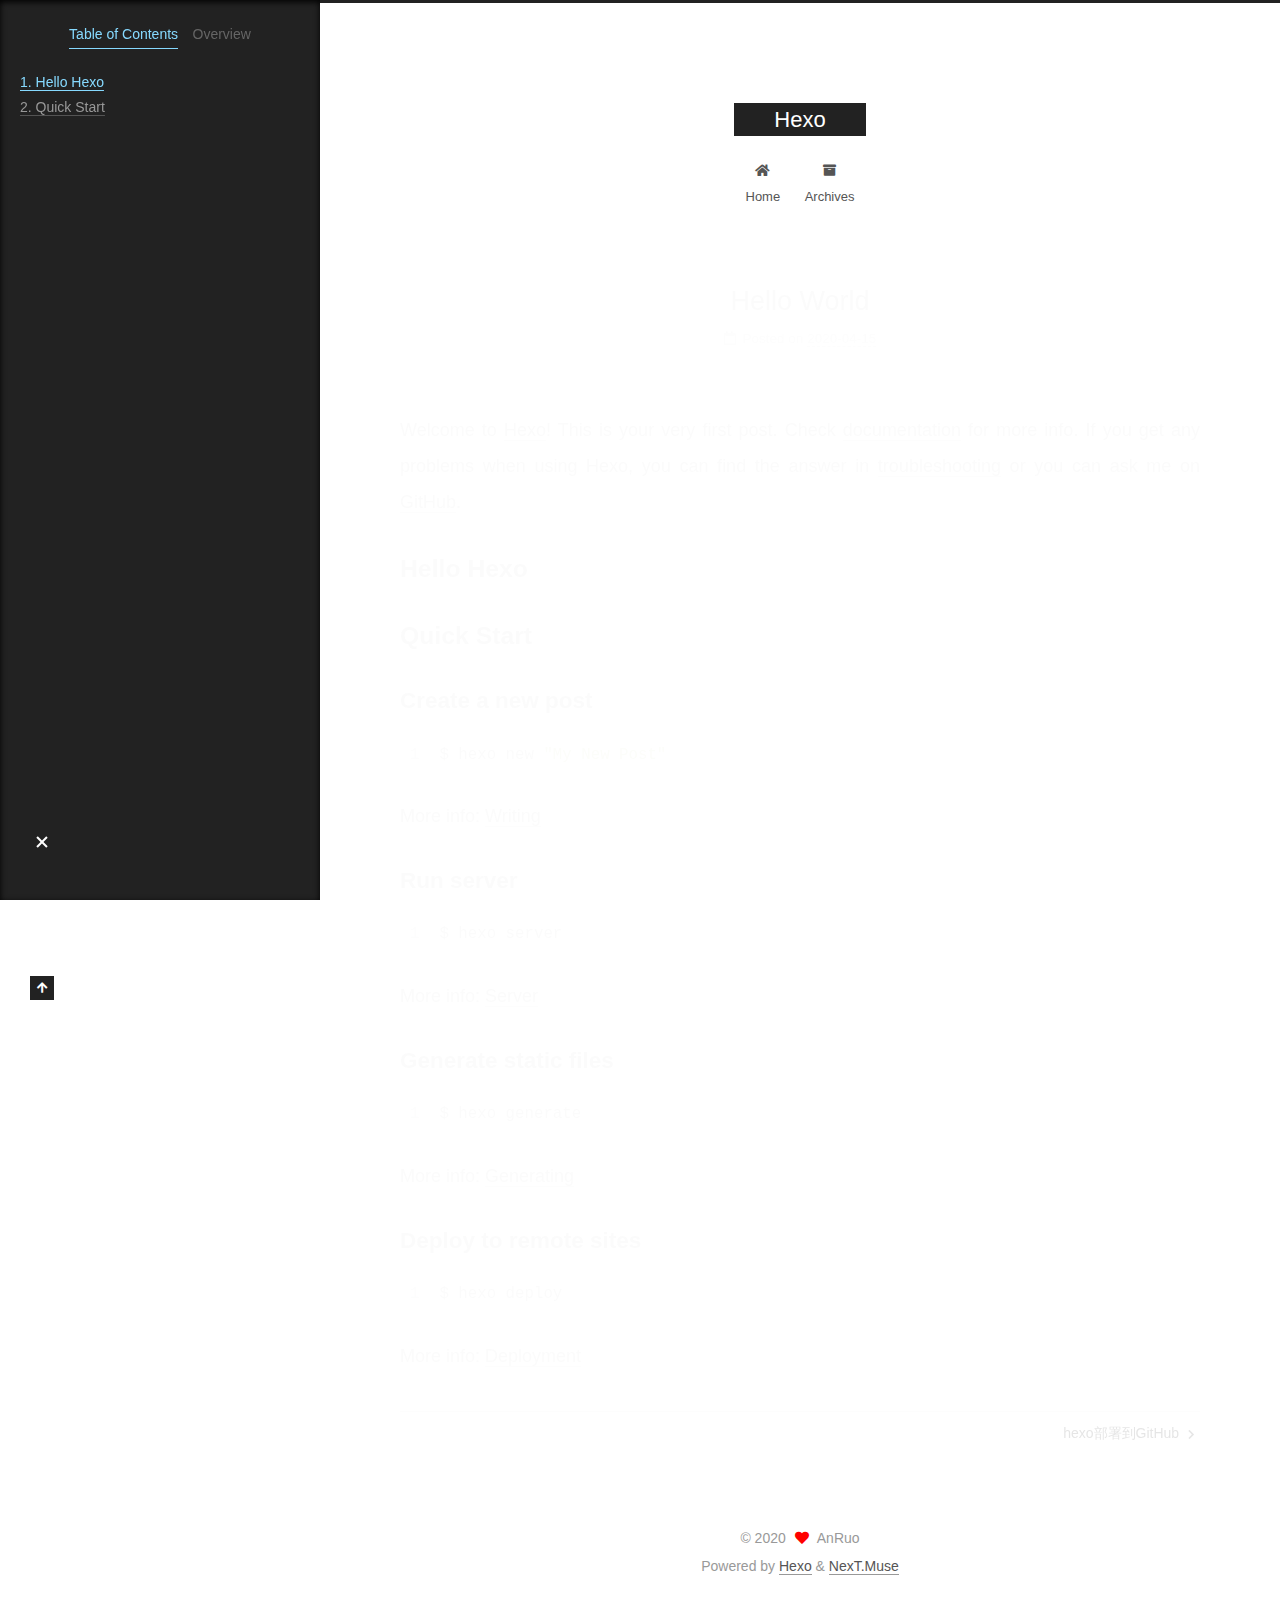
<file: 2020/04/15/hello-world/index.html>
<!DOCTYPE html>
<html lang="en">
<head>
  <meta charset="UTF-8">
<meta name="viewport" content="width=device-width, initial-scale=1, maximum-scale=2">
<meta name="theme-color" content="#222">
<meta name="generator" content="Hexo 4.2.0">
  <link rel="apple-touch-icon" sizes="180x180" href="/images/apple-touch-icon-next.png">
  <link rel="icon" type="image/png" sizes="32x32" href="/images/favicon-32x32-next.png">
  <link rel="icon" type="image/png" sizes="16x16" href="/images/favicon-16x16-next.png">
  <link rel="mask-icon" href="/images/logo.svg" color="#222">

<link rel="stylesheet" href="/css/main.css">


<link rel="stylesheet" href="/lib/font-awesome/css/all.min.css">

<script id="hexo-configurations">
    var NexT = window.NexT || {};
    var CONFIG = {"hostname":"anruowangluo.github.io","root":"/","scheme":"Muse","version":"7.8.0","exturl":false,"sidebar":{"position":"left","display":"post","padding":18,"offset":12,"onmobile":false},"copycode":{"enable":false,"show_result":false,"style":null},"back2top":{"enable":true,"sidebar":false,"scrollpercent":false},"bookmark":{"enable":false,"color":"#222","save":"auto"},"fancybox":false,"mediumzoom":false,"lazyload":false,"pangu":false,"comments":{"style":"tabs","active":null,"storage":true,"lazyload":false,"nav":null},"algolia":{"hits":{"per_page":10},"labels":{"input_placeholder":"Search for Posts","hits_empty":"We didn't find any results for the search: ${query}","hits_stats":"${hits} results found in ${time} ms"}},"localsearch":{"enable":false,"trigger":"auto","top_n_per_article":1,"unescape":false,"preload":false},"motion":{"enable":true,"async":false,"transition":{"post_block":"fadeIn","post_header":"slideDownIn","post_body":"slideDownIn","coll_header":"slideLeftIn","sidebar":"slideUpIn"}},"path":"search.xml"};
  </script>

  <meta name="description" content="Welcome to Hexo! This is your very first post. Check documentation for more info. If you get any problems when using Hexo, you can find the answer in troubleshooting or you can ask me on GitHub. Hello">
<meta property="og:type" content="article">
<meta property="og:title" content="Hello World">
<meta property="og:url" content="https://anruowangluo.github.io/2020/04/15/hello-world/index.html">
<meta property="og:site_name" content="Hexo">
<meta property="og:description" content="Welcome to Hexo! This is your very first post. Check documentation for more info. If you get any problems when using Hexo, you can find the answer in troubleshooting or you can ask me on GitHub. Hello">
<meta property="og:locale" content="en_US">
<meta property="article:published_time" content="2020-04-15T06:43:29.887Z">
<meta property="article:modified_time" content="2020-04-15T06:53:15.198Z">
<meta property="article:author" content="AnRuo">
<meta name="twitter:card" content="summary">

<link rel="canonical" href="https://anruowangluo.github.io/2020/04/15/hello-world/">


<script id="page-configurations">
  // https://hexo.io/docs/variables.html
  CONFIG.page = {
    sidebar: "",
    isHome : false,
    isPost : true,
    lang   : 'en'
  };
</script>

  <title>Hello World | Hexo</title>
  






  <noscript>
  <style>
  .use-motion .brand,
  .use-motion .menu-item,
  .sidebar-inner,
  .use-motion .post-block,
  .use-motion .pagination,
  .use-motion .comments,
  .use-motion .post-header,
  .use-motion .post-body,
  .use-motion .collection-header { opacity: initial; }

  .use-motion .site-title,
  .use-motion .site-subtitle {
    opacity: initial;
    top: initial;
  }

  .use-motion .logo-line-before i { left: initial; }
  .use-motion .logo-line-after i { right: initial; }
  </style>
</noscript>

<link rel="alternate" href="/atom.xml" title="Hexo" type="application/atom+xml">
</head>

<body itemscope itemtype="http://schema.org/WebPage">
  <div class="container use-motion">
    <div class="headband"></div>

    <header class="header" itemscope itemtype="http://schema.org/WPHeader">
      <div class="header-inner"><div class="site-brand-container">
  <div class="site-nav-toggle">
    <div class="toggle" aria-label="Toggle navigation bar">
      <span class="toggle-line toggle-line-first"></span>
      <span class="toggle-line toggle-line-middle"></span>
      <span class="toggle-line toggle-line-last"></span>
    </div>
  </div>

  <div class="site-meta">

    <a href="/" class="brand" rel="start">
      <span class="logo-line-before"><i></i></span>
      <h1 class="site-title">Hexo</h1>
      <span class="logo-line-after"><i></i></span>
    </a>
  </div>

  <div class="site-nav-right">
    <div class="toggle popup-trigger">
    </div>
  </div>
</div>




<nav class="site-nav">
  <ul id="menu" class="main-menu menu">
        <li class="menu-item menu-item-home">

    <a href="/" rel="section"><i class="fa fa-home fa-fw"></i>Home</a>

  </li>
        <li class="menu-item menu-item-archives">

    <a href="/archives/" rel="section"><i class="fa fa-archive fa-fw"></i>Archives</a>

  </li>
  </ul>
</nav>




</div>
    </header>

    
  <div class="back-to-top">
    <i class="fa fa-arrow-up"></i>
    <span>0%</span>
  </div>


    <main class="main">
      <div class="main-inner">
        <div class="content-wrap">
          

          <div class="content post posts-expand">
            

    
  
  
  <article itemscope itemtype="http://schema.org/Article" class="post-block" lang="en">
    <link itemprop="mainEntityOfPage" href="https://anruowangluo.github.io/2020/04/15/hello-world/">

    <span hidden itemprop="author" itemscope itemtype="http://schema.org/Person">
      <meta itemprop="image" content="/images/avatar.gif">
      <meta itemprop="name" content="AnRuo">
      <meta itemprop="description" content="">
    </span>

    <span hidden itemprop="publisher" itemscope itemtype="http://schema.org/Organization">
      <meta itemprop="name" content="Hexo">
    </span>
      <header class="post-header">
        <h1 class="post-title" itemprop="name headline">
          Hello World
        </h1>

        <div class="post-meta">
            <span class="post-meta-item">
              <span class="post-meta-item-icon">
                <i class="far fa-calendar"></i>
              </span>
              <span class="post-meta-item-text">Posted on</span>
              

              <time title="Created: 2020-04-15 14:43:29 / Modified: 14:53:15" itemprop="dateCreated datePublished" datetime="2020-04-15T14:43:29+08:00">2020-04-15</time>
            </span>

          

        </div>
      </header>

    
    
    
    <div class="post-body" itemprop="articleBody">

      
        <p>Welcome to <a href="https://hexo.io/" target="_blank" rel="noopener">Hexo</a>! This is your very first post. Check <a href="https://hexo.io/docs/" target="_blank" rel="noopener">documentation</a> for more info. If you get any problems when using Hexo, you can find the answer in <a href="https://hexo.io/docs/troubleshooting.html" target="_blank" rel="noopener">troubleshooting</a> or you can ask me on <a href="https://github.com/hexojs/hexo/issues" target="_blank" rel="noopener">GitHub</a>.</p>
<h2 id="Hello-Hexo"><a href="#Hello-Hexo" class="headerlink" title="Hello Hexo"></a>Hello Hexo</h2><h2 id="Quick-Start"><a href="#Quick-Start" class="headerlink" title="Quick Start"></a>Quick Start</h2><h3 id="Create-a-new-post"><a href="#Create-a-new-post" class="headerlink" title="Create a new post"></a>Create a new post</h3><figure class="highlight bash"><table><tr><td class="gutter"><pre><span class="line">1</span><br></pre></td><td class="code"><pre><span class="line">$ hexo new <span class="string">"My New Post"</span></span><br></pre></td></tr></table></figure>

<p>More info: <a href="https://hexo.io/docs/writing.html" target="_blank" rel="noopener">Writing</a></p>
<h3 id="Run-server"><a href="#Run-server" class="headerlink" title="Run server"></a>Run server</h3><figure class="highlight bash"><table><tr><td class="gutter"><pre><span class="line">1</span><br></pre></td><td class="code"><pre><span class="line">$ hexo server</span><br></pre></td></tr></table></figure>

<p>More info: <a href="https://hexo.io/docs/server.html" target="_blank" rel="noopener">Server</a></p>
<h3 id="Generate-static-files"><a href="#Generate-static-files" class="headerlink" title="Generate static files"></a>Generate static files</h3><figure class="highlight bash"><table><tr><td class="gutter"><pre><span class="line">1</span><br></pre></td><td class="code"><pre><span class="line">$ hexo generate</span><br></pre></td></tr></table></figure>

<p>More info: <a href="https://hexo.io/docs/generating.html" target="_blank" rel="noopener">Generating</a></p>
<h3 id="Deploy-to-remote-sites"><a href="#Deploy-to-remote-sites" class="headerlink" title="Deploy to remote sites"></a>Deploy to remote sites</h3><figure class="highlight bash"><table><tr><td class="gutter"><pre><span class="line">1</span><br></pre></td><td class="code"><pre><span class="line">$ hexo deploy</span><br></pre></td></tr></table></figure>

<p>More info: <a href="https://hexo.io/docs/one-command-deployment.html" target="_blank" rel="noopener">Deployment</a></p>

    </div>

    
    
    

      <footer class="post-footer">

        


        
    <div class="post-nav">
      <div class="post-nav-item"></div>
      <div class="post-nav-item">
    <a href="/2020/04/15/hexo%E9%83%A8%E7%BD%B2%E5%88%B0GitHub/" rel="next" title="hexo部署到GitHub">
      hexo部署到GitHub <i class="fa fa-chevron-right"></i>
    </a></div>
    </div>
      </footer>
    
  </article>
  
  
  



          </div>
          

<script>
  window.addEventListener('tabs:register', () => {
    let { activeClass } = CONFIG.comments;
    if (CONFIG.comments.storage) {
      activeClass = localStorage.getItem('comments_active') || activeClass;
    }
    if (activeClass) {
      let activeTab = document.querySelector(`a[href="#comment-${activeClass}"]`);
      if (activeTab) {
        activeTab.click();
      }
    }
  });
  if (CONFIG.comments.storage) {
    window.addEventListener('tabs:click', event => {
      if (!event.target.matches('.tabs-comment .tab-content .tab-pane')) return;
      let commentClass = event.target.classList[1];
      localStorage.setItem('comments_active', commentClass);
    });
  }
</script>

        </div>
          
  
  <div class="toggle sidebar-toggle">
    <span class="toggle-line toggle-line-first"></span>
    <span class="toggle-line toggle-line-middle"></span>
    <span class="toggle-line toggle-line-last"></span>
  </div>

  <aside class="sidebar">
    <div class="sidebar-inner">

      <ul class="sidebar-nav motion-element">
        <li class="sidebar-nav-toc">
          Table of Contents
        </li>
        <li class="sidebar-nav-overview">
          Overview
        </li>
      </ul>

      <!--noindex-->
      <div class="post-toc-wrap sidebar-panel">
          <div class="post-toc motion-element"><ol class="nav"><li class="nav-item nav-level-2"><a class="nav-link" href="#Hello-Hexo"><span class="nav-number">1.</span> <span class="nav-text">Hello Hexo</span></a></li><li class="nav-item nav-level-2"><a class="nav-link" href="#Quick-Start"><span class="nav-number">2.</span> <span class="nav-text">Quick Start</span></a><ol class="nav-child"><li class="nav-item nav-level-3"><a class="nav-link" href="#Create-a-new-post"><span class="nav-number">2.1.</span> <span class="nav-text">Create a new post</span></a></li><li class="nav-item nav-level-3"><a class="nav-link" href="#Run-server"><span class="nav-number">2.2.</span> <span class="nav-text">Run server</span></a></li><li class="nav-item nav-level-3"><a class="nav-link" href="#Generate-static-files"><span class="nav-number">2.3.</span> <span class="nav-text">Generate static files</span></a></li><li class="nav-item nav-level-3"><a class="nav-link" href="#Deploy-to-remote-sites"><span class="nav-number">2.4.</span> <span class="nav-text">Deploy to remote sites</span></a></li></ol></li></ol></div>
      </div>
      <!--/noindex-->

      <div class="site-overview-wrap sidebar-panel">
        <div class="site-author motion-element" itemprop="author" itemscope itemtype="http://schema.org/Person">
  <p class="site-author-name" itemprop="name">AnRuo</p>
  <div class="site-description" itemprop="description"></div>
</div>
<div class="site-state-wrap motion-element">
  <nav class="site-state">
      <div class="site-state-item site-state-posts">
          <a href="/archives/">
        
          <span class="site-state-item-count">6</span>
          <span class="site-state-item-name">posts</span>
        </a>
      </div>
  </nav>
</div>



      </div>

    </div>
  </aside>
  <div id="sidebar-dimmer"></div>


      </div>
    </main>

    <footer class="footer">
      <div class="footer-inner">
        

        

<div class="copyright">
  
  &copy; 
  <span itemprop="copyrightYear">2020</span>
  <span class="with-love">
    <i class="fa fa-heart"></i>
  </span>
  <span class="author" itemprop="copyrightHolder">AnRuo</span>
</div>
  <div class="powered-by">Powered by <a href="https://hexo.io/" class="theme-link" rel="noopener" target="_blank">Hexo</a> & <a href="https://muse.theme-next.org/" class="theme-link" rel="noopener" target="_blank">NexT.Muse</a>
  </div>

        








      </div>
    </footer>
  </div>

  
  <script src="/lib/anime.min.js"></script>
  <script src="/lib/velocity/velocity.min.js"></script>
  <script src="/lib/velocity/velocity.ui.min.js"></script>

<script src="/js/utils.js"></script>

<script src="/js/motion.js"></script>


<script src="/js/schemes/muse.js"></script>


<script src="/js/next-boot.js"></script>




  















  

  

</body>
</html>
</file>
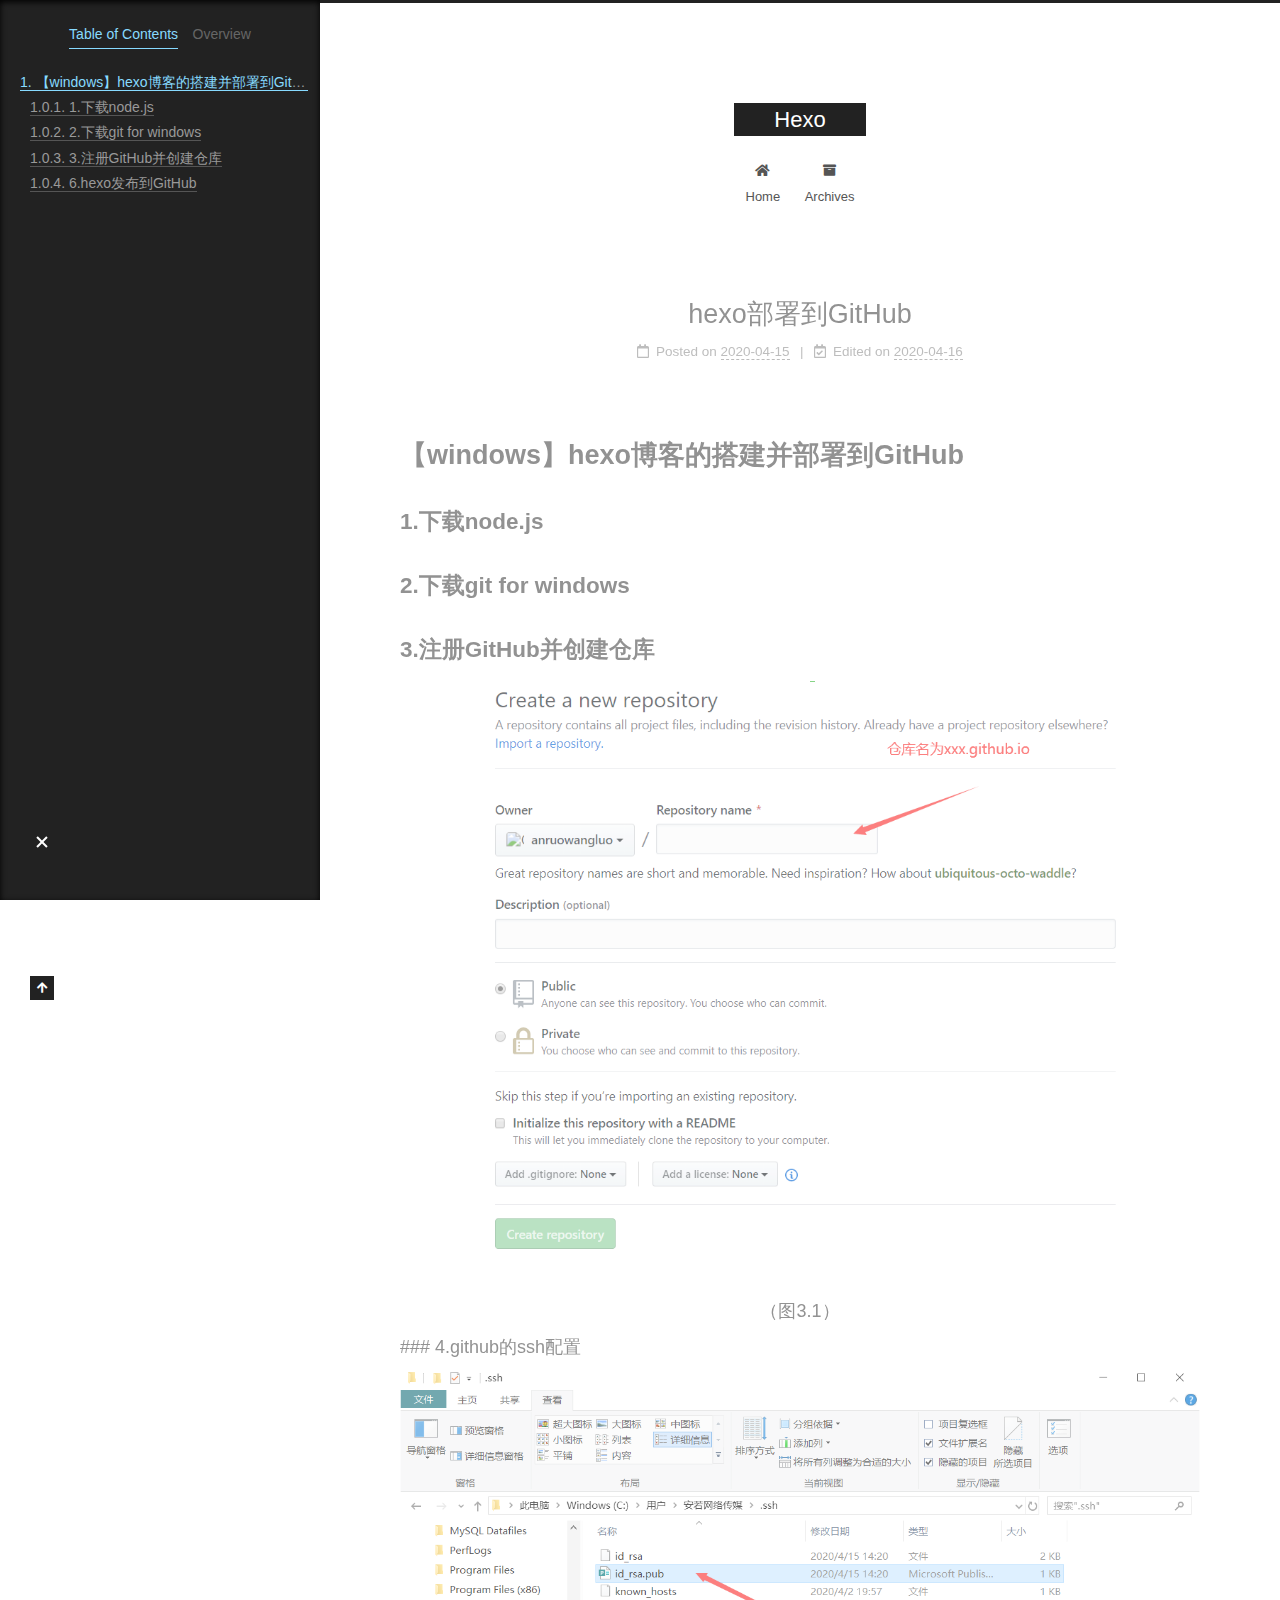
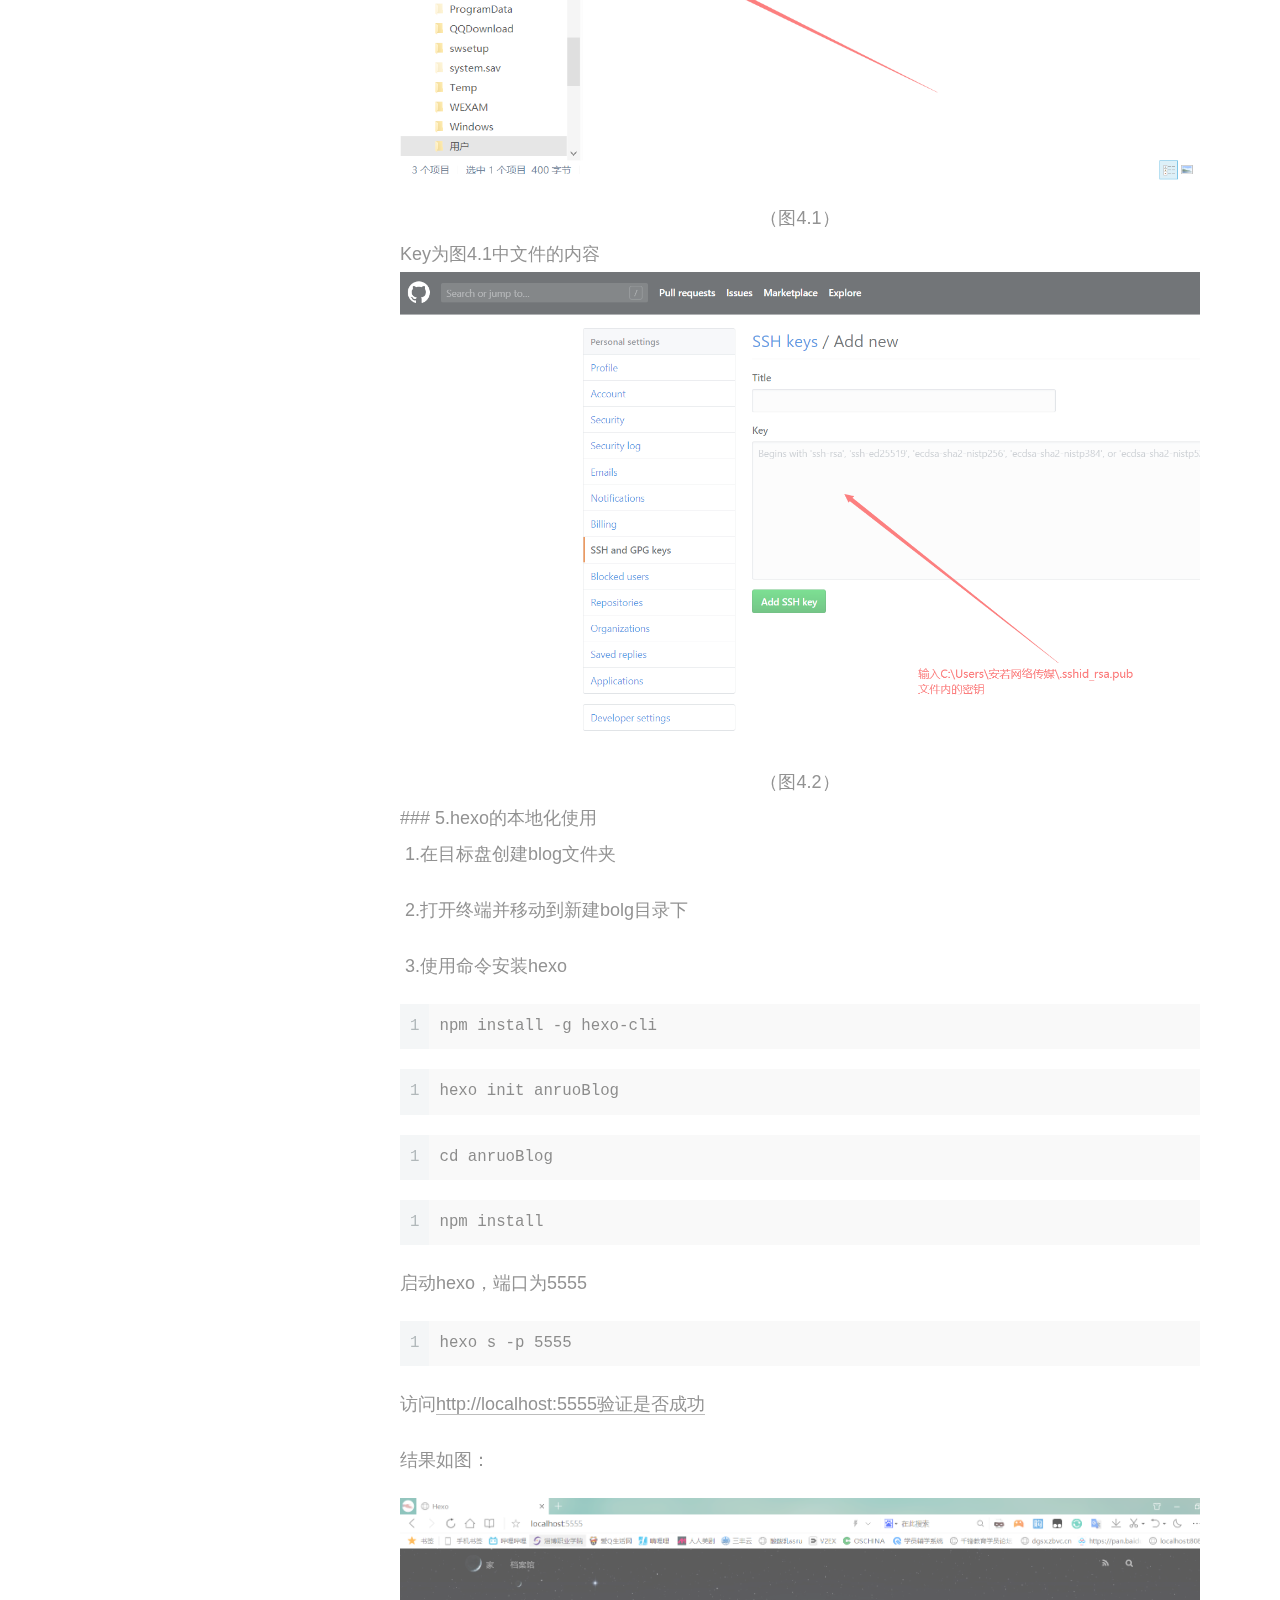
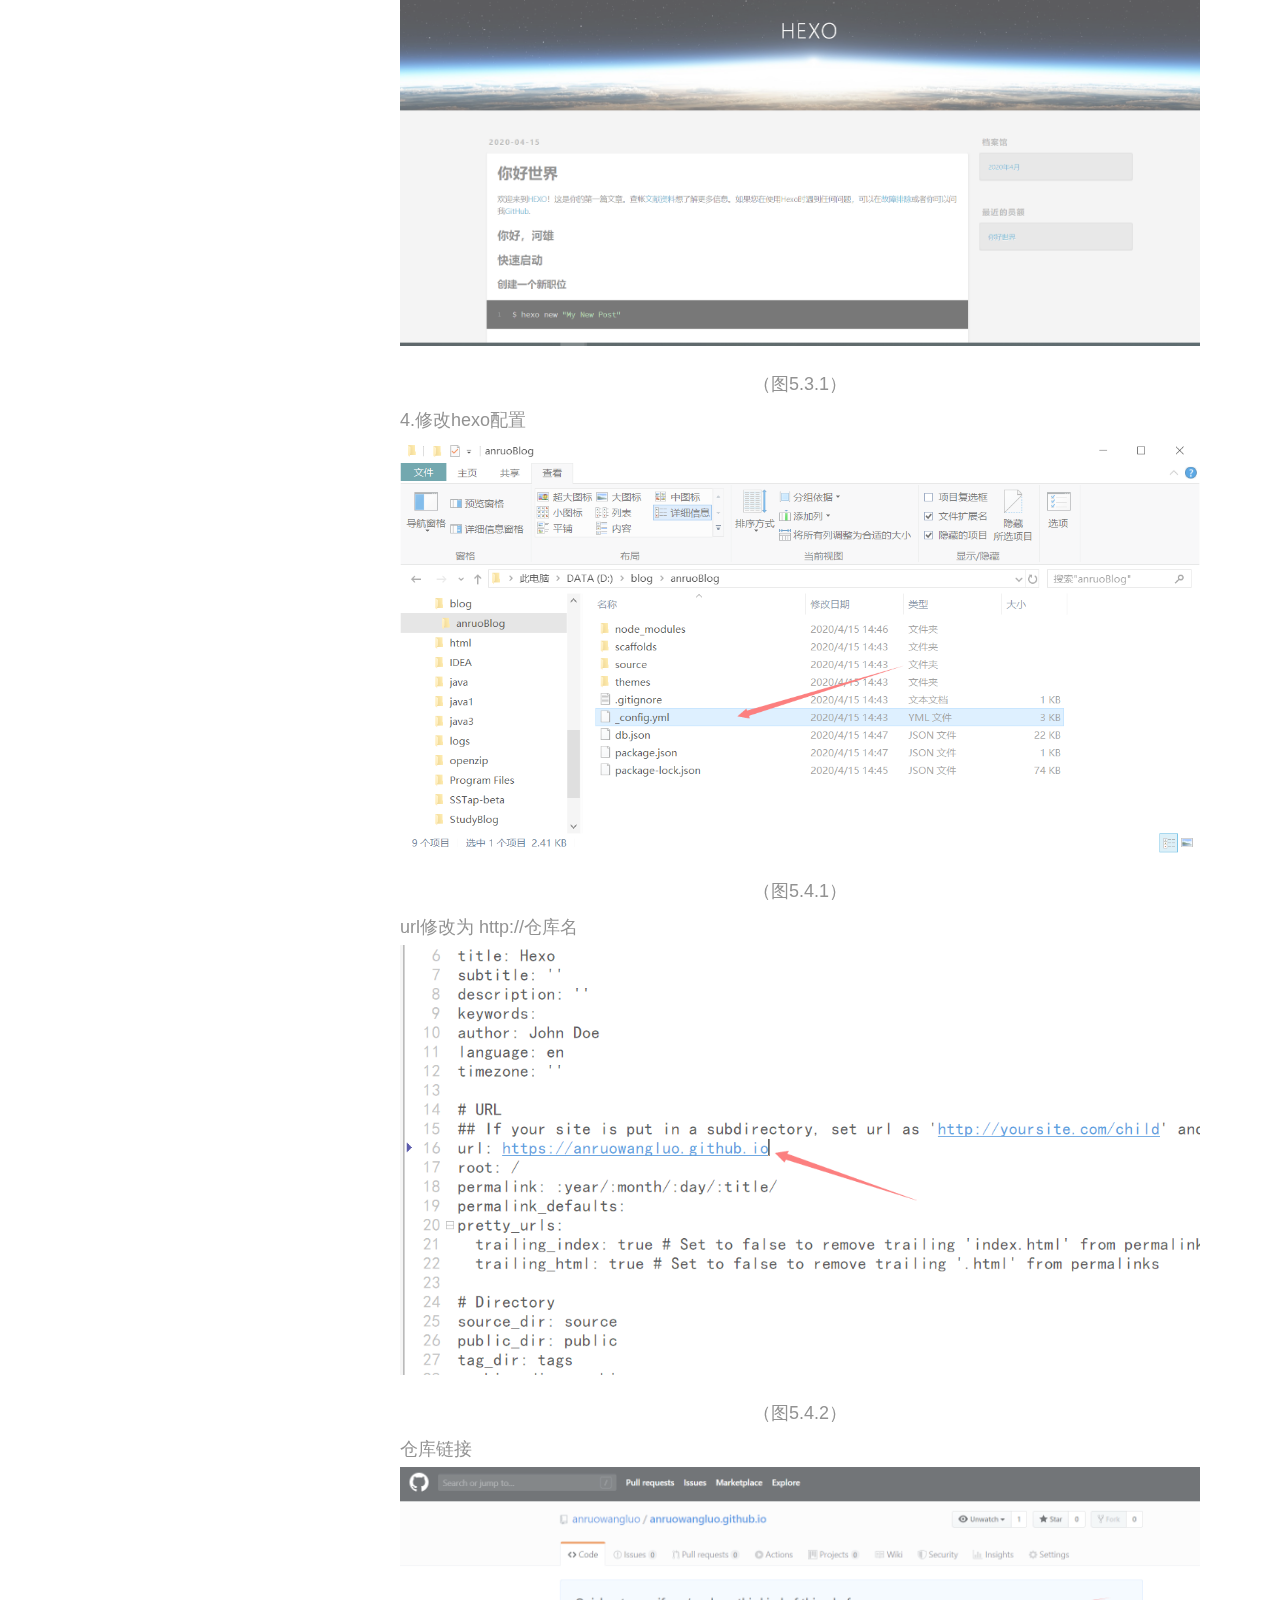
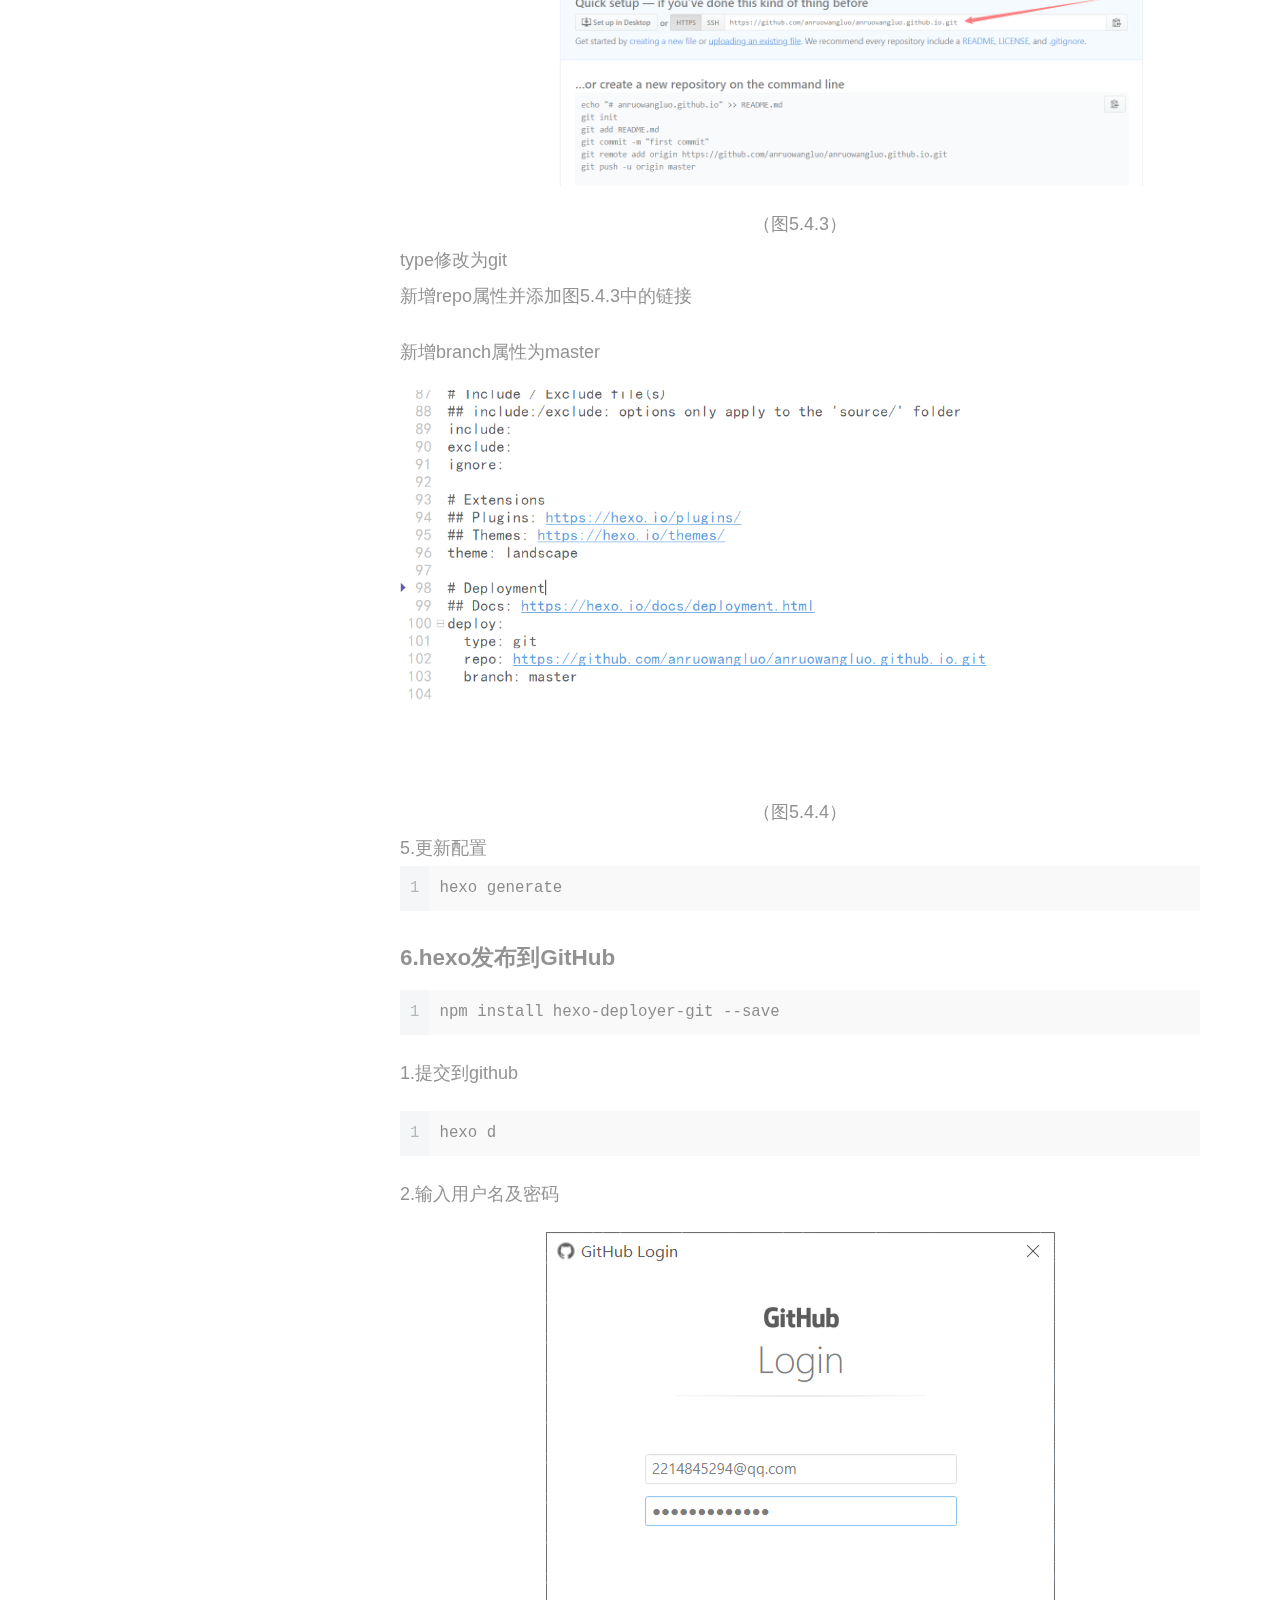
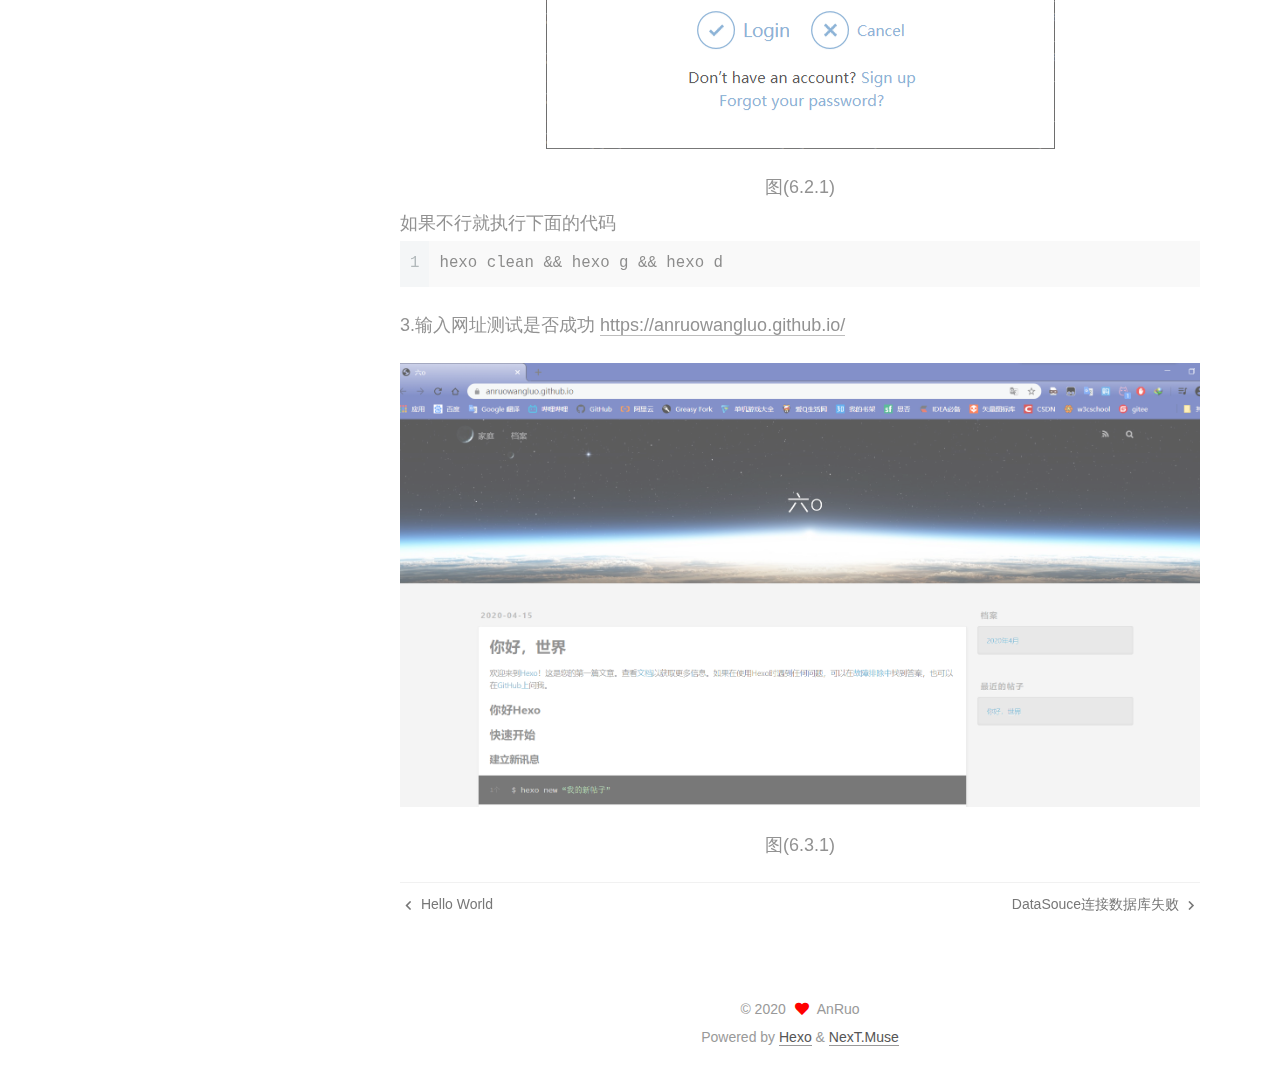
<file: 2020/04/15/hexo部署到GitHub/index.html>
<!DOCTYPE html>
<html lang="en">
<head>
  <meta charset="UTF-8">
<meta name="viewport" content="width=device-width, initial-scale=1, maximum-scale=2">
<meta name="theme-color" content="#222">
<meta name="generator" content="Hexo 4.2.0">
  <link rel="apple-touch-icon" sizes="180x180" href="/images/apple-touch-icon-next.png">
  <link rel="icon" type="image/png" sizes="32x32" href="/images/favicon-32x32-next.png">
  <link rel="icon" type="image/png" sizes="16x16" href="/images/favicon-16x16-next.png">
  <link rel="mask-icon" href="/images/logo.svg" color="#222">

<link rel="stylesheet" href="/css/main.css">


<link rel="stylesheet" href="/lib/font-awesome/css/all.min.css">

<script id="hexo-configurations">
    var NexT = window.NexT || {};
    var CONFIG = {"hostname":"anruowangluo.github.io","root":"/","scheme":"Muse","version":"7.8.0","exturl":false,"sidebar":{"position":"left","display":"post","padding":18,"offset":12,"onmobile":false},"copycode":{"enable":false,"show_result":false,"style":null},"back2top":{"enable":true,"sidebar":false,"scrollpercent":false},"bookmark":{"enable":false,"color":"#222","save":"auto"},"fancybox":false,"mediumzoom":false,"lazyload":false,"pangu":false,"comments":{"style":"tabs","active":null,"storage":true,"lazyload":false,"nav":null},"algolia":{"hits":{"per_page":10},"labels":{"input_placeholder":"Search for Posts","hits_empty":"We didn't find any results for the search: ${query}","hits_stats":"${hits} results found in ${time} ms"}},"localsearch":{"enable":false,"trigger":"auto","top_n_per_article":1,"unescape":false,"preload":false},"motion":{"enable":true,"async":false,"transition":{"post_block":"fadeIn","post_header":"slideDownIn","post_body":"slideDownIn","coll_header":"slideLeftIn","sidebar":"slideUpIn"}},"path":"search.xml"};
  </script>

  <meta name="description" content="【windows】hexo博客的搭建并部署到GitHub1.下载node.js2.下载git  for windows3.注册GitHub并创建仓库 （图3.1） ### 4.github的ssh配置   （图4.1） Key为图4.1中文件的内容   （图4.2） ### 5.hexo的本地化使用  ​    1.在目标盘创建blog文件夹 ​    2.打开终端并移动到新建bolg目录下 ​">
<meta property="og:type" content="article">
<meta property="og:title" content="hexo部署到GitHub">
<meta property="og:url" content="https://anruowangluo.github.io/2020/04/15/hexo%E9%83%A8%E7%BD%B2%E5%88%B0GitHub/index.html">
<meta property="og:site_name" content="Hexo">
<meta property="og:description" content="【windows】hexo博客的搭建并部署到GitHub1.下载node.js2.下载git  for windows3.注册GitHub并创建仓库 （图3.1） ### 4.github的ssh配置   （图4.1） Key为图4.1中文件的内容   （图4.2） ### 5.hexo的本地化使用  ​    1.在目标盘创建blog文件夹 ​    2.打开终端并移动到新建bolg目录下 ​">
<meta property="og:locale" content="en_US">
<meta property="og:image" content="https://anruowangluo.github.io/images/image/1.3.1.png">
<meta property="og:image" content="https://anruowangluo.github.io/images/image/1.4.1.png">
<meta property="og:image" content="https://anruowangluo.github.io/images/image/1.4.2.png">
<meta property="og:image" content="https://anruowangluo.github.io/images/image/1.5.3.1.png">
<meta property="og:image" content="https://anruowangluo.github.io/images/image/1.5.4.1.png">
<meta property="og:image" content="https://anruowangluo.github.io/images/image/1.5.4.2.png">
<meta property="og:image" content="https://anruowangluo.github.io/images/image/1.5.4.3.png">
<meta property="og:image" content="https://anruowangluo.github.io/images/image/1.5.4.4.png">
<meta property="og:image" content="https://anruowangluo.github.io/images/image/1.6.2.1.png">
<meta property="og:image" content="https://anruowangluo.github.io/images/image/1.6.3.1.png">
<meta property="article:published_time" content="2020-04-15T08:52:30.059Z">
<meta property="article:modified_time" content="2020-04-16T14:40:42.694Z">
<meta property="article:author" content="AnRuo">
<meta name="twitter:card" content="summary">
<meta name="twitter:image" content="https://anruowangluo.github.io/images/image/1.3.1.png">

<link rel="canonical" href="https://anruowangluo.github.io/2020/04/15/hexo%E9%83%A8%E7%BD%B2%E5%88%B0GitHub/">


<script id="page-configurations">
  // https://hexo.io/docs/variables.html
  CONFIG.page = {
    sidebar: "",
    isHome : false,
    isPost : true,
    lang   : 'en'
  };
</script>

  <title>hexo部署到GitHub | Hexo</title>
  






  <noscript>
  <style>
  .use-motion .brand,
  .use-motion .menu-item,
  .sidebar-inner,
  .use-motion .post-block,
  .use-motion .pagination,
  .use-motion .comments,
  .use-motion .post-header,
  .use-motion .post-body,
  .use-motion .collection-header { opacity: initial; }

  .use-motion .site-title,
  .use-motion .site-subtitle {
    opacity: initial;
    top: initial;
  }

  .use-motion .logo-line-before i { left: initial; }
  .use-motion .logo-line-after i { right: initial; }
  </style>
</noscript>

<link rel="alternate" href="/atom.xml" title="Hexo" type="application/atom+xml">
</head>

<body itemscope itemtype="http://schema.org/WebPage">
  <div class="container use-motion">
    <div class="headband"></div>

    <header class="header" itemscope itemtype="http://schema.org/WPHeader">
      <div class="header-inner"><div class="site-brand-container">
  <div class="site-nav-toggle">
    <div class="toggle" aria-label="Toggle navigation bar">
      <span class="toggle-line toggle-line-first"></span>
      <span class="toggle-line toggle-line-middle"></span>
      <span class="toggle-line toggle-line-last"></span>
    </div>
  </div>

  <div class="site-meta">

    <a href="/" class="brand" rel="start">
      <span class="logo-line-before"><i></i></span>
      <h1 class="site-title">Hexo</h1>
      <span class="logo-line-after"><i></i></span>
    </a>
  </div>

  <div class="site-nav-right">
    <div class="toggle popup-trigger">
    </div>
  </div>
</div>




<nav class="site-nav">
  <ul id="menu" class="main-menu menu">
        <li class="menu-item menu-item-home">

    <a href="/" rel="section"><i class="fa fa-home fa-fw"></i>Home</a>

  </li>
        <li class="menu-item menu-item-archives">

    <a href="/archives/" rel="section"><i class="fa fa-archive fa-fw"></i>Archives</a>

  </li>
  </ul>
</nav>




</div>
    </header>

    
  <div class="back-to-top">
    <i class="fa fa-arrow-up"></i>
    <span>0%</span>
  </div>


    <main class="main">
      <div class="main-inner">
        <div class="content-wrap">
          

          <div class="content post posts-expand">
            

    
  
  
  <article itemscope itemtype="http://schema.org/Article" class="post-block" lang="en">
    <link itemprop="mainEntityOfPage" href="https://anruowangluo.github.io/2020/04/15/hexo%E9%83%A8%E7%BD%B2%E5%88%B0GitHub/">

    <span hidden itemprop="author" itemscope itemtype="http://schema.org/Person">
      <meta itemprop="image" content="/images/avatar.gif">
      <meta itemprop="name" content="AnRuo">
      <meta itemprop="description" content="">
    </span>

    <span hidden itemprop="publisher" itemscope itemtype="http://schema.org/Organization">
      <meta itemprop="name" content="Hexo">
    </span>
      <header class="post-header">
        <h1 class="post-title" itemprop="name headline">
          hexo部署到GitHub
        </h1>

        <div class="post-meta">
            <span class="post-meta-item">
              <span class="post-meta-item-icon">
                <i class="far fa-calendar"></i>
              </span>
              <span class="post-meta-item-text">Posted on</span>

              <time title="Created: 2020-04-15 16:52:30" itemprop="dateCreated datePublished" datetime="2020-04-15T16:52:30+08:00">2020-04-15</time>
            </span>
              <span class="post-meta-item">
                <span class="post-meta-item-icon">
                  <i class="far fa-calendar-check"></i>
                </span>
                <span class="post-meta-item-text">Edited on</span>
                <time title="Modified: 2020-04-16 22:40:42" itemprop="dateModified" datetime="2020-04-16T22:40:42+08:00">2020-04-16</time>
              </span>

          

        </div>
      </header>

    
    
    
    <div class="post-body" itemprop="articleBody">

      
        <h1 id="【windows】hexo博客的搭建并部署到GitHub"><a href="#【windows】hexo博客的搭建并部署到GitHub" class="headerlink" title="【windows】hexo博客的搭建并部署到GitHub"></a>【windows】hexo博客的搭建并部署到GitHub</h1><h3 id="1-下载node-js"><a href="#1-下载node-js" class="headerlink" title="1.下载node.js"></a>1.下载node.js</h3><h3 id="2-下载git-for-windows"><a href="#2-下载git-for-windows" class="headerlink" title="2.下载git  for windows"></a>2.下载git  for windows</h3><h3 id="3-注册GitHub并创建仓库"><a href="#3-注册GitHub并创建仓库" class="headerlink" title="3.注册GitHub并创建仓库"></a>3.注册GitHub并创建仓库</h3><p><img src="/images/image/1.3.1.png" alt="1.3.1"></p>
<center>（图3.1）</center>
### 4.github的ssh配置

<p><img src="/images/image/1.4.1.png" alt="1.4.1"></p>
<center>（图4.1）</center>
Key为图4.1中文件的内容

<p><img src="/images/image/1.4.2.png" alt="1.4.2"></p>
<center>（图4.2）</center>
### 5.hexo的本地化使用

<p>​    1.在目标盘创建blog文件夹</p>
<p>​    2.打开终端并移动到新建bolg目录下</p>
<p>​    3.使用命令安装hexo</p>
<figure class="highlight plain"><table><tr><td class="gutter"><pre><span class="line">1</span><br></pre></td><td class="code"><pre><span class="line">npm install -g hexo-cli</span><br></pre></td></tr></table></figure>

<figure class="highlight plain"><table><tr><td class="gutter"><pre><span class="line">1</span><br></pre></td><td class="code"><pre><span class="line">hexo init anruoBlog</span><br></pre></td></tr></table></figure>

<figure class="highlight plain"><table><tr><td class="gutter"><pre><span class="line">1</span><br></pre></td><td class="code"><pre><span class="line">cd anruoBlog</span><br></pre></td></tr></table></figure>

<figure class="highlight plain"><table><tr><td class="gutter"><pre><span class="line">1</span><br></pre></td><td class="code"><pre><span class="line">npm install</span><br></pre></td></tr></table></figure>

<p>启动hexo，端口为5555</p>
<figure class="highlight plain"><table><tr><td class="gutter"><pre><span class="line">1</span><br></pre></td><td class="code"><pre><span class="line">hexo s -p 5555</span><br></pre></td></tr></table></figure>

<p>访问<a href="http://localhost:5555验证是否成功">http://localhost:5555验证是否成功</a></p>
<p>结果如图：</p>
<p><img src="/images/image/1.5.3.1.png" alt="1.5.3.1"></p>
<center>（图5.3.1）</center>
4.修改hexo配置

<p><img src="/images/image/1.5.4.1.png" alt="1.5.4.1"></p>
<center>（图5.4.1）</center>
url修改为   http://仓库名

<p><img src="/images/image/1.5.4.2.png" alt="1.5.4.2"></p>
<center>（图5.4.2）</center>
仓库链接

<p><img src="/images/image/1.5.4.3.png" alt="1.5.4.3"></p>
<center>（图5.4.3）</center>
type修改为git

<p>新增repo属性并添加图5.4.3中的链接</p>
<p>新增branch属性为master</p>
<p><img src="/images/image/1.5.4.4.png" alt="1.5.4.4"></p>
<center>（图5.4.4）</center>
5.更新配置

<figure class="highlight plain"><table><tr><td class="gutter"><pre><span class="line">1</span><br></pre></td><td class="code"><pre><span class="line">hexo generate</span><br></pre></td></tr></table></figure>

<h3 id="6-hexo发布到GitHub"><a href="#6-hexo发布到GitHub" class="headerlink" title="6.hexo发布到GitHub"></a>6.hexo发布到GitHub</h3><figure class="highlight plain"><table><tr><td class="gutter"><pre><span class="line">1</span><br></pre></td><td class="code"><pre><span class="line">npm install hexo-deployer-git --save</span><br></pre></td></tr></table></figure>

<p>1.提交到github</p>
<figure class="highlight plain"><table><tr><td class="gutter"><pre><span class="line">1</span><br></pre></td><td class="code"><pre><span class="line">hexo d</span><br></pre></td></tr></table></figure>

<p>2.输入用户名及密码</p>
<p><img src="/images/image/1.6.2.1.png" alt="1.6.2.1"></p>
<center>图(6.2.1)</center>
如果不行就执行下面的代码

<figure class="highlight plain"><table><tr><td class="gutter"><pre><span class="line">1</span><br></pre></td><td class="code"><pre><span class="line">hexo clean &amp;&amp; hexo g &amp;&amp; hexo d</span><br></pre></td></tr></table></figure>

<p>3.输入网址测试是否成功 <a href="https://anruowangluo.github.io/">https://anruowangluo.github.io/</a></p>
<p><img src="/images/image/1.6.3.1.png" alt="1.6.3.1"></p>
<center>图(6.3.1)</center>
    </div>

    
    
    

      <footer class="post-footer">

        


        
    <div class="post-nav">
      <div class="post-nav-item">
    <a href="/2020/04/15/hello-world/" rel="prev" title="Hello World">
      <i class="fa fa-chevron-left"></i> Hello World
    </a></div>
      <div class="post-nav-item">
    <a href="/2020/04/16/DataSouce%E8%BF%9E%E6%8E%A5%E6%95%B0%E6%8D%AE%E5%BA%93%E5%A4%B1%E8%B4%A5/" rel="next" title="DataSouce连接数据库失败">
      DataSouce连接数据库失败 <i class="fa fa-chevron-right"></i>
    </a></div>
    </div>
      </footer>
    
  </article>
  
  
  



          </div>
          

<script>
  window.addEventListener('tabs:register', () => {
    let { activeClass } = CONFIG.comments;
    if (CONFIG.comments.storage) {
      activeClass = localStorage.getItem('comments_active') || activeClass;
    }
    if (activeClass) {
      let activeTab = document.querySelector(`a[href="#comment-${activeClass}"]`);
      if (activeTab) {
        activeTab.click();
      }
    }
  });
  if (CONFIG.comments.storage) {
    window.addEventListener('tabs:click', event => {
      if (!event.target.matches('.tabs-comment .tab-content .tab-pane')) return;
      let commentClass = event.target.classList[1];
      localStorage.setItem('comments_active', commentClass);
    });
  }
</script>

        </div>
          
  
  <div class="toggle sidebar-toggle">
    <span class="toggle-line toggle-line-first"></span>
    <span class="toggle-line toggle-line-middle"></span>
    <span class="toggle-line toggle-line-last"></span>
  </div>

  <aside class="sidebar">
    <div class="sidebar-inner">

      <ul class="sidebar-nav motion-element">
        <li class="sidebar-nav-toc">
          Table of Contents
        </li>
        <li class="sidebar-nav-overview">
          Overview
        </li>
      </ul>

      <!--noindex-->
      <div class="post-toc-wrap sidebar-panel">
          <div class="post-toc motion-element"><ol class="nav"><li class="nav-item nav-level-1"><a class="nav-link" href="#【windows】hexo博客的搭建并部署到GitHub"><span class="nav-number">1.</span> <span class="nav-text">【windows】hexo博客的搭建并部署到GitHub</span></a><ol class="nav-child"><li class="nav-item nav-level-3"><a class="nav-link" href="#1-下载node-js"><span class="nav-number">1.0.1.</span> <span class="nav-text">1.下载node.js</span></a></li><li class="nav-item nav-level-3"><a class="nav-link" href="#2-下载git-for-windows"><span class="nav-number">1.0.2.</span> <span class="nav-text">2.下载git  for windows</span></a></li><li class="nav-item nav-level-3"><a class="nav-link" href="#3-注册GitHub并创建仓库"><span class="nav-number">1.0.3.</span> <span class="nav-text">3.注册GitHub并创建仓库</span></a></li><li class="nav-item nav-level-3"><a class="nav-link" href="#6-hexo发布到GitHub"><span class="nav-number">1.0.4.</span> <span class="nav-text">6.hexo发布到GitHub</span></a></li></ol></li></ol></li></ol></div>
      </div>
      <!--/noindex-->

      <div class="site-overview-wrap sidebar-panel">
        <div class="site-author motion-element" itemprop="author" itemscope itemtype="http://schema.org/Person">
  <p class="site-author-name" itemprop="name">AnRuo</p>
  <div class="site-description" itemprop="description"></div>
</div>
<div class="site-state-wrap motion-element">
  <nav class="site-state">
      <div class="site-state-item site-state-posts">
          <a href="/archives/">
        
          <span class="site-state-item-count">6</span>
          <span class="site-state-item-name">posts</span>
        </a>
      </div>
  </nav>
</div>



      </div>

    </div>
  </aside>
  <div id="sidebar-dimmer"></div>


      </div>
    </main>

    <footer class="footer">
      <div class="footer-inner">
        

        

<div class="copyright">
  
  &copy; 
  <span itemprop="copyrightYear">2020</span>
  <span class="with-love">
    <i class="fa fa-heart"></i>
  </span>
  <span class="author" itemprop="copyrightHolder">AnRuo</span>
</div>
  <div class="powered-by">Powered by <a href="https://hexo.io/" class="theme-link" rel="noopener" target="_blank">Hexo</a> & <a href="https://muse.theme-next.org/" class="theme-link" rel="noopener" target="_blank">NexT.Muse</a>
  </div>

        








      </div>
    </footer>
  </div>

  
  <script src="/lib/anime.min.js"></script>
  <script src="/lib/velocity/velocity.min.js"></script>
  <script src="/lib/velocity/velocity.ui.min.js"></script>

<script src="/js/utils.js"></script>

<script src="/js/motion.js"></script>


<script src="/js/schemes/muse.js"></script>


<script src="/js/next-boot.js"></script>




  















  

  

</body>
</html>
</file>
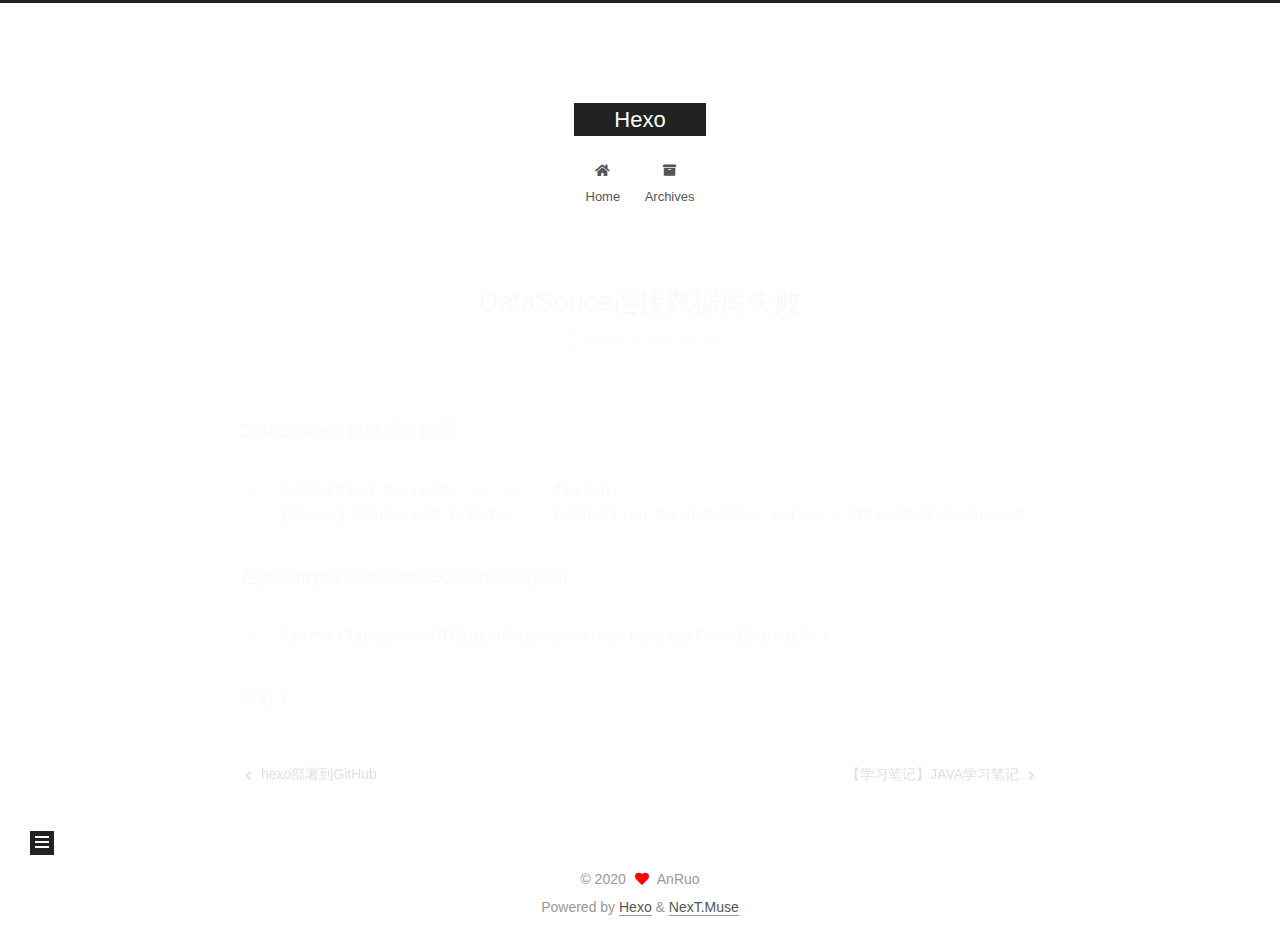
<file: 2020/04/16/DataSouce连接数据库失败/index.html>
<!DOCTYPE html>
<html lang="en">
<head>
  <meta charset="UTF-8">
<meta name="viewport" content="width=device-width, initial-scale=1, maximum-scale=2">
<meta name="theme-color" content="#222">
<meta name="generator" content="Hexo 4.2.0">
  <link rel="apple-touch-icon" sizes="180x180" href="/images/apple-touch-icon-next.png">
  <link rel="icon" type="image/png" sizes="32x32" href="/images/favicon-32x32-next.png">
  <link rel="icon" type="image/png" sizes="16x16" href="/images/favicon-16x16-next.png">
  <link rel="mask-icon" href="/images/logo.svg" color="#222">

<link rel="stylesheet" href="/css/main.css">


<link rel="stylesheet" href="/lib/font-awesome/css/all.min.css">

<script id="hexo-configurations">
    var NexT = window.NexT || {};
    var CONFIG = {"hostname":"anruowangluo.github.io","root":"/","scheme":"Muse","version":"7.8.0","exturl":false,"sidebar":{"position":"left","display":"post","padding":18,"offset":12,"onmobile":false},"copycode":{"enable":false,"show_result":false,"style":null},"back2top":{"enable":true,"sidebar":false,"scrollpercent":false},"bookmark":{"enable":false,"color":"#222","save":"auto"},"fancybox":false,"mediumzoom":false,"lazyload":false,"pangu":false,"comments":{"style":"tabs","active":null,"storage":true,"lazyload":false,"nav":null},"algolia":{"hits":{"per_page":10},"labels":{"input_placeholder":"Search for Posts","hits_empty":"We didn't find any results for the search: ${query}","hits_stats":"${hits} results found in ${time} ms"}},"localsearch":{"enable":false,"trigger":"auto","top_n_per_article":1,"unescape":false,"preload":false},"motion":{"enable":true,"async":false,"transition":{"post_block":"fadeIn","post_header":"slideDownIn","post_body":"slideDownIn","coll_header":"slideLeftIn","sidebar":"slideUpIn"}},"path":"search.xml"};
  </script>

  <meta name="description" content="DataSouce连接数据库提示               12Connection to root@localhost failed.[08001] Could not create     connection to database server. Attempted reconnect 3 times. Giving up.  在jdbc:mysql:&#x2F;&#x2F;localhost:3306&#x2F;r">
<meta property="og:type" content="article">
<meta property="og:title" content="DataSouce连接数据库失败">
<meta property="og:url" content="https://anruowangluo.github.io/2020/04/16/DataSouce%E8%BF%9E%E6%8E%A5%E6%95%B0%E6%8D%AE%E5%BA%93%E5%A4%B1%E8%B4%A5/index.html">
<meta property="og:site_name" content="Hexo">
<meta property="og:description" content="DataSouce连接数据库提示               12Connection to root@localhost failed.[08001] Could not create     connection to database server. Attempted reconnect 3 times. Giving up.  在jdbc:mysql:&#x2F;&#x2F;localhost:3306&#x2F;r">
<meta property="og:locale" content="en_US">
<meta property="article:published_time" content="2020-04-16T13:40:51.319Z">
<meta property="article:modified_time" content="2020-04-16T13:40:05.659Z">
<meta property="article:author" content="AnRuo">
<meta name="twitter:card" content="summary">

<link rel="canonical" href="https://anruowangluo.github.io/2020/04/16/DataSouce%E8%BF%9E%E6%8E%A5%E6%95%B0%E6%8D%AE%E5%BA%93%E5%A4%B1%E8%B4%A5/">


<script id="page-configurations">
  // https://hexo.io/docs/variables.html
  CONFIG.page = {
    sidebar: "",
    isHome : false,
    isPost : true,
    lang   : 'en'
  };
</script>

  <title>DataSouce连接数据库失败 | Hexo</title>
  






  <noscript>
  <style>
  .use-motion .brand,
  .use-motion .menu-item,
  .sidebar-inner,
  .use-motion .post-block,
  .use-motion .pagination,
  .use-motion .comments,
  .use-motion .post-header,
  .use-motion .post-body,
  .use-motion .collection-header { opacity: initial; }

  .use-motion .site-title,
  .use-motion .site-subtitle {
    opacity: initial;
    top: initial;
  }

  .use-motion .logo-line-before i { left: initial; }
  .use-motion .logo-line-after i { right: initial; }
  </style>
</noscript>

<link rel="alternate" href="/atom.xml" title="Hexo" type="application/atom+xml">
</head>

<body itemscope itemtype="http://schema.org/WebPage">
  <div class="container use-motion">
    <div class="headband"></div>

    <header class="header" itemscope itemtype="http://schema.org/WPHeader">
      <div class="header-inner"><div class="site-brand-container">
  <div class="site-nav-toggle">
    <div class="toggle" aria-label="Toggle navigation bar">
      <span class="toggle-line toggle-line-first"></span>
      <span class="toggle-line toggle-line-middle"></span>
      <span class="toggle-line toggle-line-last"></span>
    </div>
  </div>

  <div class="site-meta">

    <a href="/" class="brand" rel="start">
      <span class="logo-line-before"><i></i></span>
      <h1 class="site-title">Hexo</h1>
      <span class="logo-line-after"><i></i></span>
    </a>
  </div>

  <div class="site-nav-right">
    <div class="toggle popup-trigger">
    </div>
  </div>
</div>




<nav class="site-nav">
  <ul id="menu" class="main-menu menu">
        <li class="menu-item menu-item-home">

    <a href="/" rel="section"><i class="fa fa-home fa-fw"></i>Home</a>

  </li>
        <li class="menu-item menu-item-archives">

    <a href="/archives/" rel="section"><i class="fa fa-archive fa-fw"></i>Archives</a>

  </li>
  </ul>
</nav>




</div>
    </header>

    
  <div class="back-to-top">
    <i class="fa fa-arrow-up"></i>
    <span>0%</span>
  </div>


    <main class="main">
      <div class="main-inner">
        <div class="content-wrap">
          

          <div class="content post posts-expand">
            

    
  
  
  <article itemscope itemtype="http://schema.org/Article" class="post-block" lang="en">
    <link itemprop="mainEntityOfPage" href="https://anruowangluo.github.io/2020/04/16/DataSouce%E8%BF%9E%E6%8E%A5%E6%95%B0%E6%8D%AE%E5%BA%93%E5%A4%B1%E8%B4%A5/">

    <span hidden itemprop="author" itemscope itemtype="http://schema.org/Person">
      <meta itemprop="image" content="/images/avatar.gif">
      <meta itemprop="name" content="AnRuo">
      <meta itemprop="description" content="">
    </span>

    <span hidden itemprop="publisher" itemscope itemtype="http://schema.org/Organization">
      <meta itemprop="name" content="Hexo">
    </span>
      <header class="post-header">
        <h1 class="post-title" itemprop="name headline">
          DataSouce连接数据库失败
        </h1>

        <div class="post-meta">
            <span class="post-meta-item">
              <span class="post-meta-item-icon">
                <i class="far fa-calendar"></i>
              </span>
              <span class="post-meta-item-text">Posted on</span>
              

              <time title="Created: 2020-04-16 21:40:51 / Modified: 21:40:05" itemprop="dateCreated datePublished" datetime="2020-04-16T21:40:51+08:00">2020-04-16</time>
            </span>

          

        </div>
      </header>

    
    
    
    <div class="post-body" itemprop="articleBody">

      
        <p>DataSouce连接数据库提示              </p>
<figure class="highlight java"><table><tr><td class="gutter"><pre><span class="line">1</span><br><span class="line">2</span><br></pre></td><td class="code"><pre><span class="line">Connection to root<span class="meta">@localhost</span> failed.</span><br><span class="line">[<span class="number">08001</span>] Could not create     connection to database server. Attempted reconnect <span class="number">3</span> times. Giving up.</span><br></pre></td></tr></table></figure>

<p>在jdbc:mysql://localhost:3306/rbac后添加</p>
<figure class="highlight java"><table><tr><td class="gutter"><pre><span class="line">1</span><br></pre></td><td class="code"><pre><span class="line">?serverTimezone=UTC&amp;useUnicode=<span class="keyword">true</span>&amp;chaacterEncoding=utf-<span class="number">8</span></span><br></pre></td></tr></table></figure>

<p>即可！</p>

    </div>

    
    
    

      <footer class="post-footer">

        


        
    <div class="post-nav">
      <div class="post-nav-item">
    <a href="/2020/04/15/hexo%E9%83%A8%E7%BD%B2%E5%88%B0GitHub/" rel="prev" title="hexo部署到GitHub">
      <i class="fa fa-chevron-left"></i> hexo部署到GitHub
    </a></div>
      <div class="post-nav-item">
    <a href="/2020/04/29/%E3%80%90%E5%AD%A6%E4%B9%A0%E7%AC%94%E8%AE%B0%E3%80%91JAVA%E5%AD%A6%E4%B9%A0%E7%AC%94%E8%AE%B0/" rel="next" title="【学习笔记】JAVA学习笔记">
      【学习笔记】JAVA学习笔记 <i class="fa fa-chevron-right"></i>
    </a></div>
    </div>
      </footer>
    
  </article>
  
  
  



          </div>
          

<script>
  window.addEventListener('tabs:register', () => {
    let { activeClass } = CONFIG.comments;
    if (CONFIG.comments.storage) {
      activeClass = localStorage.getItem('comments_active') || activeClass;
    }
    if (activeClass) {
      let activeTab = document.querySelector(`a[href="#comment-${activeClass}"]`);
      if (activeTab) {
        activeTab.click();
      }
    }
  });
  if (CONFIG.comments.storage) {
    window.addEventListener('tabs:click', event => {
      if (!event.target.matches('.tabs-comment .tab-content .tab-pane')) return;
      let commentClass = event.target.classList[1];
      localStorage.setItem('comments_active', commentClass);
    });
  }
</script>

        </div>
          
  
  <div class="toggle sidebar-toggle">
    <span class="toggle-line toggle-line-first"></span>
    <span class="toggle-line toggle-line-middle"></span>
    <span class="toggle-line toggle-line-last"></span>
  </div>

  <aside class="sidebar">
    <div class="sidebar-inner">

      <ul class="sidebar-nav motion-element">
        <li class="sidebar-nav-toc">
          Table of Contents
        </li>
        <li class="sidebar-nav-overview">
          Overview
        </li>
      </ul>

      <!--noindex-->
      <div class="post-toc-wrap sidebar-panel">
      </div>
      <!--/noindex-->

      <div class="site-overview-wrap sidebar-panel">
        <div class="site-author motion-element" itemprop="author" itemscope itemtype="http://schema.org/Person">
  <p class="site-author-name" itemprop="name">AnRuo</p>
  <div class="site-description" itemprop="description"></div>
</div>
<div class="site-state-wrap motion-element">
  <nav class="site-state">
      <div class="site-state-item site-state-posts">
          <a href="/archives/">
        
          <span class="site-state-item-count">6</span>
          <span class="site-state-item-name">posts</span>
        </a>
      </div>
  </nav>
</div>



      </div>

    </div>
  </aside>
  <div id="sidebar-dimmer"></div>


      </div>
    </main>

    <footer class="footer">
      <div class="footer-inner">
        

        

<div class="copyright">
  
  &copy; 
  <span itemprop="copyrightYear">2020</span>
  <span class="with-love">
    <i class="fa fa-heart"></i>
  </span>
  <span class="author" itemprop="copyrightHolder">AnRuo</span>
</div>
  <div class="powered-by">Powered by <a href="https://hexo.io/" class="theme-link" rel="noopener" target="_blank">Hexo</a> & <a href="https://muse.theme-next.org/" class="theme-link" rel="noopener" target="_blank">NexT.Muse</a>
  </div>

        








      </div>
    </footer>
  </div>

  
  <script src="/lib/anime.min.js"></script>
  <script src="/lib/velocity/velocity.min.js"></script>
  <script src="/lib/velocity/velocity.ui.min.js"></script>

<script src="/js/utils.js"></script>

<script src="/js/motion.js"></script>


<script src="/js/schemes/muse.js"></script>


<script src="/js/next-boot.js"></script>




  















  

  

</body>
</html>
</file>
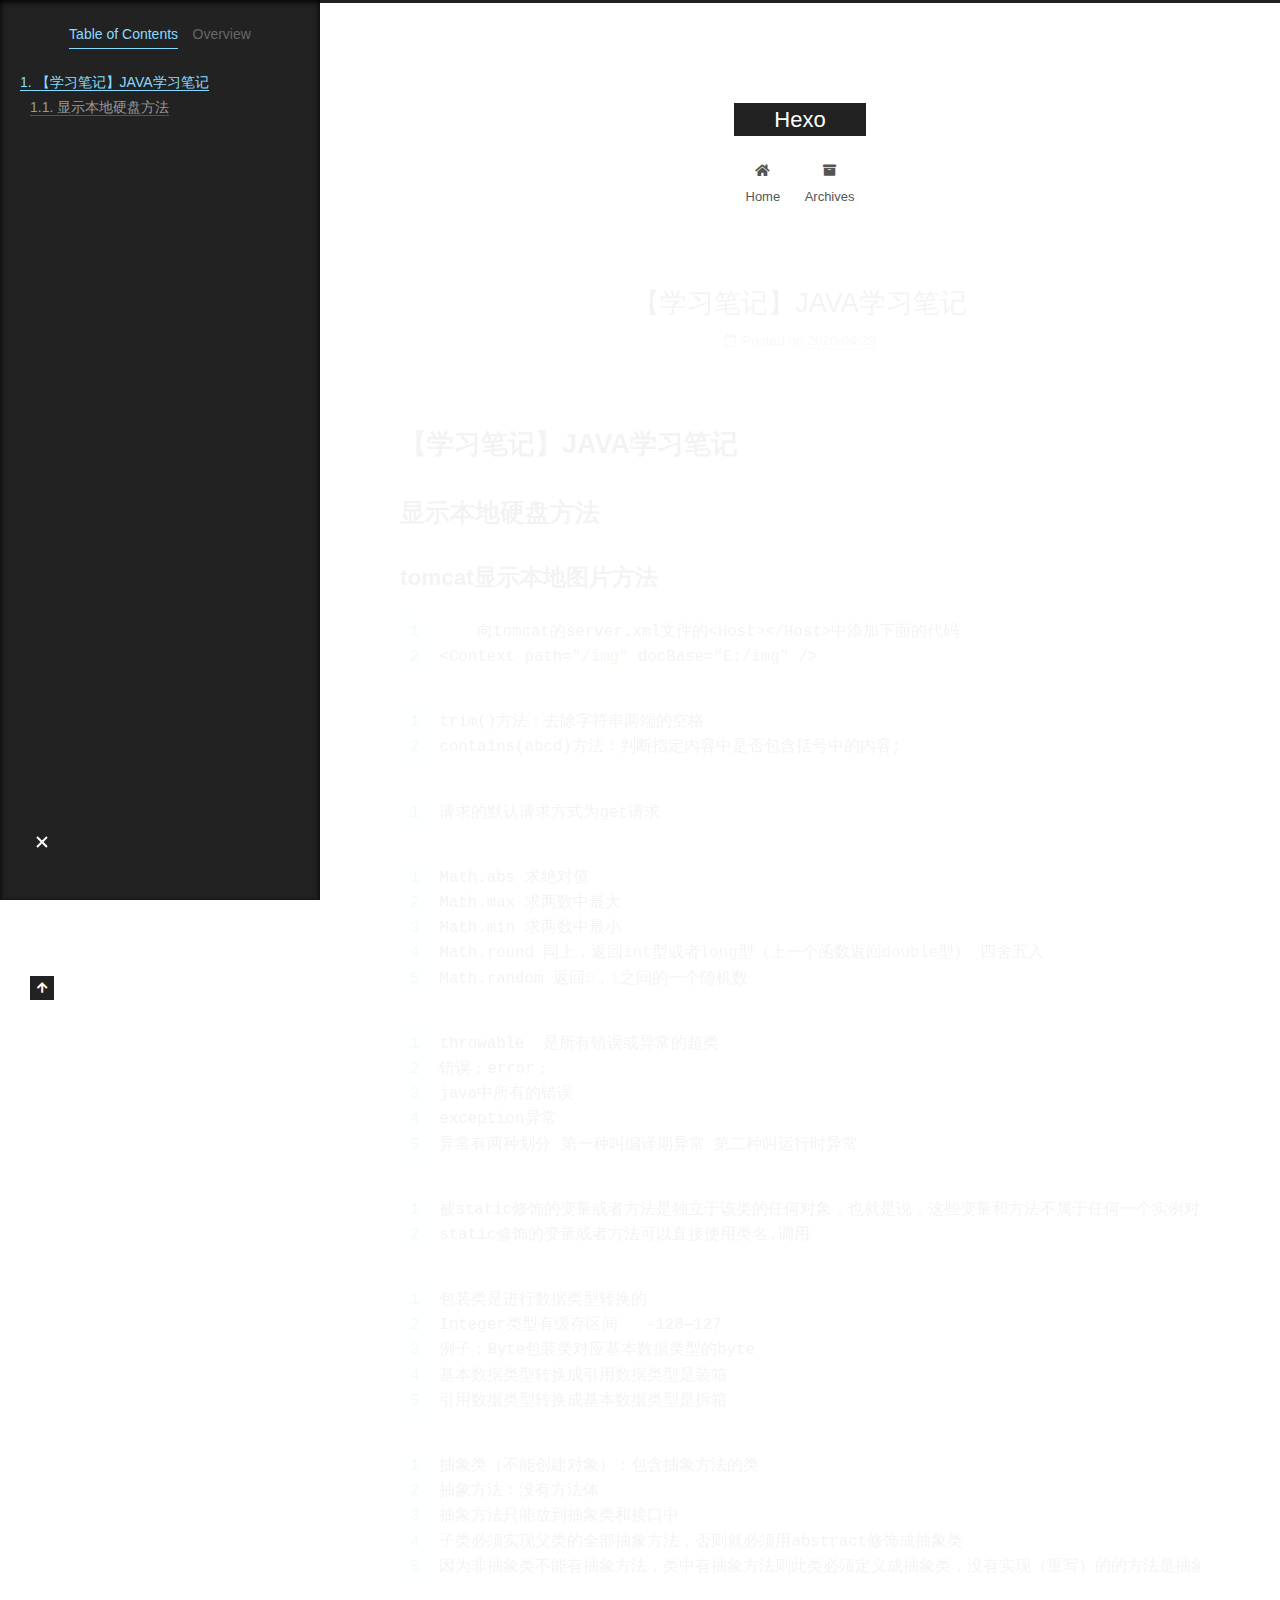
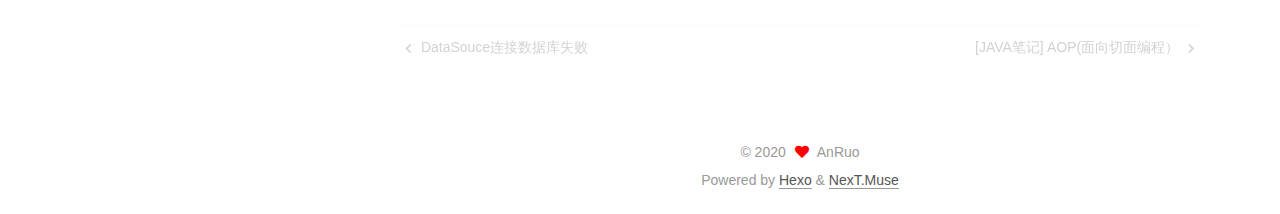
<file: 2020/04/29/【学习笔记】JAVA学习笔记/index.html>
<!DOCTYPE html>
<html lang="en">
<head>
  <meta charset="UTF-8">
<meta name="viewport" content="width=device-width, initial-scale=1, maximum-scale=2">
<meta name="theme-color" content="#222">
<meta name="generator" content="Hexo 4.2.0">
  <link rel="apple-touch-icon" sizes="180x180" href="/images/apple-touch-icon-next.png">
  <link rel="icon" type="image/png" sizes="32x32" href="/images/favicon-32x32-next.png">
  <link rel="icon" type="image/png" sizes="16x16" href="/images/favicon-16x16-next.png">
  <link rel="mask-icon" href="/images/logo.svg" color="#222">

<link rel="stylesheet" href="/css/main.css">


<link rel="stylesheet" href="/lib/font-awesome/css/all.min.css">

<script id="hexo-configurations">
    var NexT = window.NexT || {};
    var CONFIG = {"hostname":"anruowangluo.github.io","root":"/","scheme":"Muse","version":"7.8.0","exturl":false,"sidebar":{"position":"left","display":"post","padding":18,"offset":12,"onmobile":false},"copycode":{"enable":false,"show_result":false,"style":null},"back2top":{"enable":true,"sidebar":false,"scrollpercent":false},"bookmark":{"enable":false,"color":"#222","save":"auto"},"fancybox":false,"mediumzoom":false,"lazyload":false,"pangu":false,"comments":{"style":"tabs","active":null,"storage":true,"lazyload":false,"nav":null},"algolia":{"hits":{"per_page":10},"labels":{"input_placeholder":"Search for Posts","hits_empty":"We didn't find any results for the search: ${query}","hits_stats":"${hits} results found in ${time} ms"}},"localsearch":{"enable":false,"trigger":"auto","top_n_per_article":1,"unescape":false,"preload":false},"motion":{"enable":true,"async":false,"transition":{"post_block":"fadeIn","post_header":"slideDownIn","post_body":"slideDownIn","coll_header":"slideLeftIn","sidebar":"slideUpIn"}},"path":"search.xml"};
  </script>

  <meta name="description" content="【学习笔记】JAVA学习笔记显示本地硬盘方法tomcat显示本地图片方法12    向tomcat的server.xml文件的&lt;Host&gt;&lt;&#x2F;Host&gt;中添加下面的代码&lt;Context path&#x3D;&quot;&#x2F;img&quot; docBase&#x3D;&quot;E:&#x2F;img&quot; &#x2F;&gt;    12trim()方法：去除字符串两端的空格contains(abcd)方法：判断指定内容中是否包含括号中的内">
<meta property="og:type" content="article">
<meta property="og:title" content="【学习笔记】JAVA学习笔记">
<meta property="og:url" content="https://anruowangluo.github.io/2020/04/29/%E3%80%90%E5%AD%A6%E4%B9%A0%E7%AC%94%E8%AE%B0%E3%80%91JAVA%E5%AD%A6%E4%B9%A0%E7%AC%94%E8%AE%B0/index.html">
<meta property="og:site_name" content="Hexo">
<meta property="og:description" content="【学习笔记】JAVA学习笔记显示本地硬盘方法tomcat显示本地图片方法12    向tomcat的server.xml文件的&lt;Host&gt;&lt;&#x2F;Host&gt;中添加下面的代码&lt;Context path&#x3D;&quot;&#x2F;img&quot; docBase&#x3D;&quot;E:&#x2F;img&quot; &#x2F;&gt;    12trim()方法：去除字符串两端的空格contains(abcd)方法：判断指定内容中是否包含括号中的内">
<meta property="og:locale" content="en_US">
<meta property="article:published_time" content="2020-04-29T02:49:57.082Z">
<meta property="article:modified_time" content="2020-04-29T02:49:38.148Z">
<meta property="article:author" content="AnRuo">
<meta name="twitter:card" content="summary">

<link rel="canonical" href="https://anruowangluo.github.io/2020/04/29/%E3%80%90%E5%AD%A6%E4%B9%A0%E7%AC%94%E8%AE%B0%E3%80%91JAVA%E5%AD%A6%E4%B9%A0%E7%AC%94%E8%AE%B0/">


<script id="page-configurations">
  // https://hexo.io/docs/variables.html
  CONFIG.page = {
    sidebar: "",
    isHome : false,
    isPost : true,
    lang   : 'en'
  };
</script>

  <title>【学习笔记】JAVA学习笔记 | Hexo</title>
  






  <noscript>
  <style>
  .use-motion .brand,
  .use-motion .menu-item,
  .sidebar-inner,
  .use-motion .post-block,
  .use-motion .pagination,
  .use-motion .comments,
  .use-motion .post-header,
  .use-motion .post-body,
  .use-motion .collection-header { opacity: initial; }

  .use-motion .site-title,
  .use-motion .site-subtitle {
    opacity: initial;
    top: initial;
  }

  .use-motion .logo-line-before i { left: initial; }
  .use-motion .logo-line-after i { right: initial; }
  </style>
</noscript>

<link rel="alternate" href="/atom.xml" title="Hexo" type="application/atom+xml">
</head>

<body itemscope itemtype="http://schema.org/WebPage">
  <div class="container use-motion">
    <div class="headband"></div>

    <header class="header" itemscope itemtype="http://schema.org/WPHeader">
      <div class="header-inner"><div class="site-brand-container">
  <div class="site-nav-toggle">
    <div class="toggle" aria-label="Toggle navigation bar">
      <span class="toggle-line toggle-line-first"></span>
      <span class="toggle-line toggle-line-middle"></span>
      <span class="toggle-line toggle-line-last"></span>
    </div>
  </div>

  <div class="site-meta">

    <a href="/" class="brand" rel="start">
      <span class="logo-line-before"><i></i></span>
      <h1 class="site-title">Hexo</h1>
      <span class="logo-line-after"><i></i></span>
    </a>
  </div>

  <div class="site-nav-right">
    <div class="toggle popup-trigger">
    </div>
  </div>
</div>




<nav class="site-nav">
  <ul id="menu" class="main-menu menu">
        <li class="menu-item menu-item-home">

    <a href="/" rel="section"><i class="fa fa-home fa-fw"></i>Home</a>

  </li>
        <li class="menu-item menu-item-archives">

    <a href="/archives/" rel="section"><i class="fa fa-archive fa-fw"></i>Archives</a>

  </li>
  </ul>
</nav>




</div>
    </header>

    
  <div class="back-to-top">
    <i class="fa fa-arrow-up"></i>
    <span>0%</span>
  </div>


    <main class="main">
      <div class="main-inner">
        <div class="content-wrap">
          

          <div class="content post posts-expand">
            

    
  
  
  <article itemscope itemtype="http://schema.org/Article" class="post-block" lang="en">
    <link itemprop="mainEntityOfPage" href="https://anruowangluo.github.io/2020/04/29/%E3%80%90%E5%AD%A6%E4%B9%A0%E7%AC%94%E8%AE%B0%E3%80%91JAVA%E5%AD%A6%E4%B9%A0%E7%AC%94%E8%AE%B0/">

    <span hidden itemprop="author" itemscope itemtype="http://schema.org/Person">
      <meta itemprop="image" content="/images/avatar.gif">
      <meta itemprop="name" content="AnRuo">
      <meta itemprop="description" content="">
    </span>

    <span hidden itemprop="publisher" itemscope itemtype="http://schema.org/Organization">
      <meta itemprop="name" content="Hexo">
    </span>
      <header class="post-header">
        <h1 class="post-title" itemprop="name headline">
          【学习笔记】JAVA学习笔记
        </h1>

        <div class="post-meta">
            <span class="post-meta-item">
              <span class="post-meta-item-icon">
                <i class="far fa-calendar"></i>
              </span>
              <span class="post-meta-item-text">Posted on</span>
              

              <time title="Created: 2020-04-29 10:49:57 / Modified: 10:49:38" itemprop="dateCreated datePublished" datetime="2020-04-29T10:49:57+08:00">2020-04-29</time>
            </span>

          

        </div>
      </header>

    
    
    
    <div class="post-body" itemprop="articleBody">

      
        <h1 id="【学习笔记】JAVA学习笔记"><a href="#【学习笔记】JAVA学习笔记" class="headerlink" title="【学习笔记】JAVA学习笔记"></a>【学习笔记】JAVA学习笔记</h1><h2 id="显示本地硬盘方法"><a href="#显示本地硬盘方法" class="headerlink" title="显示本地硬盘方法"></a>显示本地硬盘方法</h2><h3 id="tomcat显示本地图片方法"><a href="#tomcat显示本地图片方法" class="headerlink" title="tomcat显示本地图片方法"></a>tomcat显示本地图片方法</h3><figure class="highlight java"><table><tr><td class="gutter"><pre><span class="line">1</span><br><span class="line">2</span><br></pre></td><td class="code"><pre><span class="line">    向tomcat的server.xml文件的&lt;Host&gt;&lt;/Host&gt;中添加下面的代码</span><br><span class="line">&lt;Context path=<span class="string">"/img"</span> docBase=<span class="string">"E:/img"</span> /&gt;</span><br></pre></td></tr></table></figure>



<figure class="highlight java"><table><tr><td class="gutter"><pre><span class="line">1</span><br><span class="line">2</span><br></pre></td><td class="code"><pre><span class="line">trim()方法：去除字符串两端的空格</span><br><span class="line">contains(abcd)方法：判断指定内容中是否包含括号中的内容;</span><br></pre></td></tr></table></figure>

<figure class="highlight java"><table><tr><td class="gutter"><pre><span class="line">1</span><br></pre></td><td class="code"><pre><span class="line">请求的默认请求方式为get请求</span><br></pre></td></tr></table></figure>



<figure class="highlight java"><table><tr><td class="gutter"><pre><span class="line">1</span><br><span class="line">2</span><br><span class="line">3</span><br><span class="line">4</span><br><span class="line">5</span><br></pre></td><td class="code"><pre><span class="line">Math.abs 求绝对值 </span><br><span class="line">Math.max 求两数中最大 </span><br><span class="line">Math.min 求两数中最小 </span><br><span class="line">Math.round 同上，返回<span class="keyword">int</span>型或者<span class="keyword">long</span>型（上一个函数返回<span class="keyword">double</span>型） 四舍五入</span><br><span class="line">Math.random 返回<span class="number">0</span>，<span class="number">1</span>之间的一个随机数</span><br></pre></td></tr></table></figure>

<figure class="highlight java"><table><tr><td class="gutter"><pre><span class="line">1</span><br><span class="line">2</span><br><span class="line">3</span><br><span class="line">4</span><br><span class="line">5</span><br></pre></td><td class="code"><pre><span class="line">throwable  是所有错误或异常的超类</span><br><span class="line">错误：error：</span><br><span class="line">java中所有的错误</span><br><span class="line">exception异常</span><br><span class="line">异常有两种划分 第一种叫编译期异常 第二种叫运行时异常</span><br></pre></td></tr></table></figure>

<figure class="highlight plain"><table><tr><td class="gutter"><pre><span class="line">1</span><br><span class="line">2</span><br></pre></td><td class="code"><pre><span class="line">被static修饰的变量或者方法是独立于该类的任何对象，也就是说，这些变量和方法不属于任何一个实例对象，而是被类的实例对象所共享。</span><br><span class="line">static修饰的变量或者方法可以直接使用类名.调用</span><br></pre></td></tr></table></figure>

<figure class="highlight plain"><table><tr><td class="gutter"><pre><span class="line">1</span><br><span class="line">2</span><br><span class="line">3</span><br><span class="line">4</span><br><span class="line">5</span><br></pre></td><td class="code"><pre><span class="line">包装类是进行数据类型转换的</span><br><span class="line">Integer类型有缓存区间   -128—127</span><br><span class="line">例子：Byte包装类对应基本数据类型的byte</span><br><span class="line">基本数据类型转换成引用数据类型是装箱</span><br><span class="line">引用数据类型转换成基本数据类型是拆箱</span><br></pre></td></tr></table></figure>

<figure class="highlight plain"><table><tr><td class="gutter"><pre><span class="line">1</span><br><span class="line">2</span><br><span class="line">3</span><br><span class="line">4</span><br><span class="line">5</span><br></pre></td><td class="code"><pre><span class="line">抽象类（不能创建对象）：包含抽象方法的类</span><br><span class="line">抽象方法：没有方法体</span><br><span class="line">抽象方法只能放到抽象类和接口中</span><br><span class="line">子类必须实现父类的全部抽象方法，否则就必须用abstract修饰成抽象类</span><br><span class="line">因为非抽象类不能有抽象方法，类中有抽象方法则此类必须定义成抽象类，没有实现（重写）的的方法是抽象方法</span><br></pre></td></tr></table></figure>


    </div>

    
    
    

      <footer class="post-footer">

        


        
    <div class="post-nav">
      <div class="post-nav-item">
    <a href="/2020/04/16/DataSouce%E8%BF%9E%E6%8E%A5%E6%95%B0%E6%8D%AE%E5%BA%93%E5%A4%B1%E8%B4%A5/" rel="prev" title="DataSouce连接数据库失败">
      <i class="fa fa-chevron-left"></i> DataSouce连接数据库失败
    </a></div>
      <div class="post-nav-item">
    <a href="/2020/05/09/%5BJAVA%E7%AC%94%E8%AE%B0%5D%20AOP(%E9%9D%A2%E5%90%91%E5%88%87%E9%9D%A2%E7%BC%96%E7%A8%8B%EF%BC%89/" rel="next" title="[JAVA笔记] AOP(面向切面编程）">
      [JAVA笔记] AOP(面向切面编程） <i class="fa fa-chevron-right"></i>
    </a></div>
    </div>
      </footer>
    
  </article>
  
  
  



          </div>
          

<script>
  window.addEventListener('tabs:register', () => {
    let { activeClass } = CONFIG.comments;
    if (CONFIG.comments.storage) {
      activeClass = localStorage.getItem('comments_active') || activeClass;
    }
    if (activeClass) {
      let activeTab = document.querySelector(`a[href="#comment-${activeClass}"]`);
      if (activeTab) {
        activeTab.click();
      }
    }
  });
  if (CONFIG.comments.storage) {
    window.addEventListener('tabs:click', event => {
      if (!event.target.matches('.tabs-comment .tab-content .tab-pane')) return;
      let commentClass = event.target.classList[1];
      localStorage.setItem('comments_active', commentClass);
    });
  }
</script>

        </div>
          
  
  <div class="toggle sidebar-toggle">
    <span class="toggle-line toggle-line-first"></span>
    <span class="toggle-line toggle-line-middle"></span>
    <span class="toggle-line toggle-line-last"></span>
  </div>

  <aside class="sidebar">
    <div class="sidebar-inner">

      <ul class="sidebar-nav motion-element">
        <li class="sidebar-nav-toc">
          Table of Contents
        </li>
        <li class="sidebar-nav-overview">
          Overview
        </li>
      </ul>

      <!--noindex-->
      <div class="post-toc-wrap sidebar-panel">
          <div class="post-toc motion-element"><ol class="nav"><li class="nav-item nav-level-1"><a class="nav-link" href="#【学习笔记】JAVA学习笔记"><span class="nav-number">1.</span> <span class="nav-text">【学习笔记】JAVA学习笔记</span></a><ol class="nav-child"><li class="nav-item nav-level-2"><a class="nav-link" href="#显示本地硬盘方法"><span class="nav-number">1.1.</span> <span class="nav-text">显示本地硬盘方法</span></a><ol class="nav-child"><li class="nav-item nav-level-3"><a class="nav-link" href="#tomcat显示本地图片方法"><span class="nav-number">1.1.1.</span> <span class="nav-text">tomcat显示本地图片方法</span></a></li></ol></li></ol></li></ol></div>
      </div>
      <!--/noindex-->

      <div class="site-overview-wrap sidebar-panel">
        <div class="site-author motion-element" itemprop="author" itemscope itemtype="http://schema.org/Person">
  <p class="site-author-name" itemprop="name">AnRuo</p>
  <div class="site-description" itemprop="description"></div>
</div>
<div class="site-state-wrap motion-element">
  <nav class="site-state">
      <div class="site-state-item site-state-posts">
          <a href="/archives/">
        
          <span class="site-state-item-count">6</span>
          <span class="site-state-item-name">posts</span>
        </a>
      </div>
  </nav>
</div>



      </div>

    </div>
  </aside>
  <div id="sidebar-dimmer"></div>


      </div>
    </main>

    <footer class="footer">
      <div class="footer-inner">
        

        

<div class="copyright">
  
  &copy; 
  <span itemprop="copyrightYear">2020</span>
  <span class="with-love">
    <i class="fa fa-heart"></i>
  </span>
  <span class="author" itemprop="copyrightHolder">AnRuo</span>
</div>
  <div class="powered-by">Powered by <a href="https://hexo.io/" class="theme-link" rel="noopener" target="_blank">Hexo</a> & <a href="https://muse.theme-next.org/" class="theme-link" rel="noopener" target="_blank">NexT.Muse</a>
  </div>

        








      </div>
    </footer>
  </div>

  
  <script src="/lib/anime.min.js"></script>
  <script src="/lib/velocity/velocity.min.js"></script>
  <script src="/lib/velocity/velocity.ui.min.js"></script>

<script src="/js/utils.js"></script>

<script src="/js/motion.js"></script>


<script src="/js/schemes/muse.js"></script>


<script src="/js/next-boot.js"></script>




  















  

  

</body>
</html>
</file>
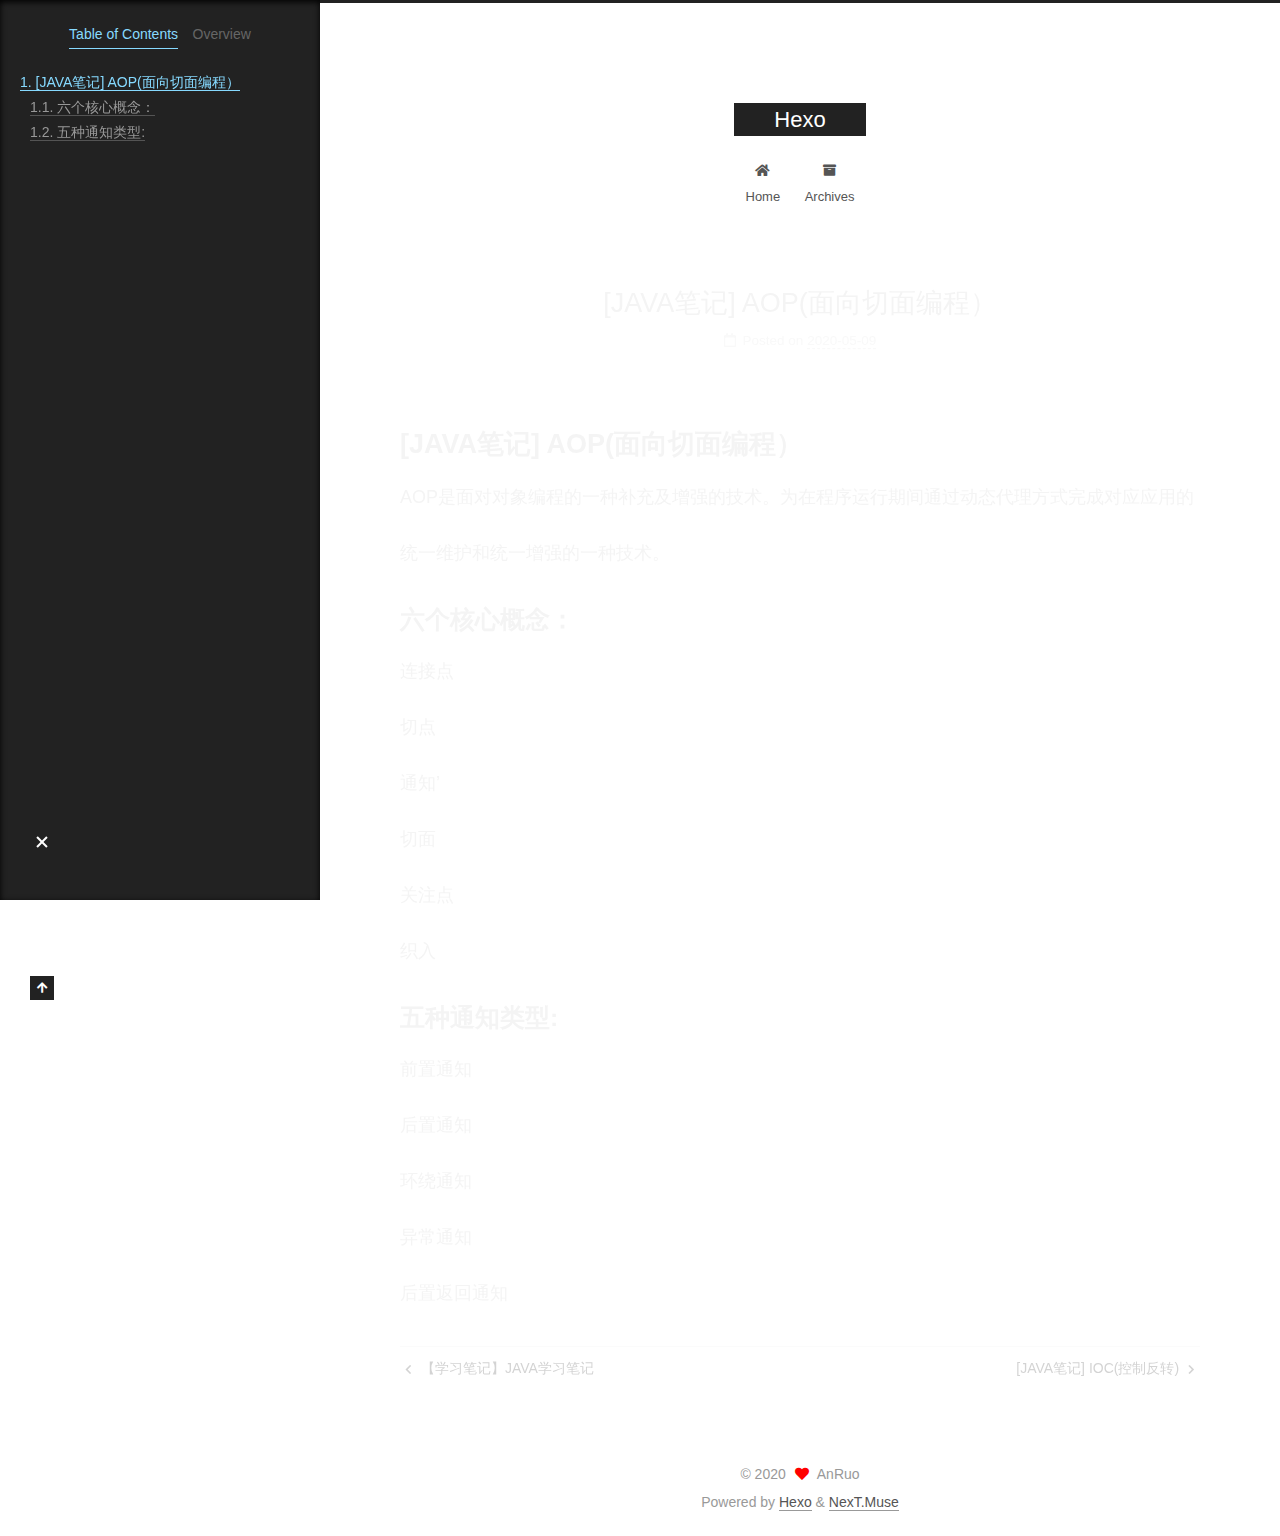
<file: 2020/05/09/[JAVA笔记] AOP(面向切面编程）/index.html>
<!DOCTYPE html>
<html lang="en">
<head>
  <meta charset="UTF-8">
<meta name="viewport" content="width=device-width, initial-scale=1, maximum-scale=2">
<meta name="theme-color" content="#222">
<meta name="generator" content="Hexo 4.2.0">
  <link rel="apple-touch-icon" sizes="180x180" href="/images/apple-touch-icon-next.png">
  <link rel="icon" type="image/png" sizes="32x32" href="/images/favicon-32x32-next.png">
  <link rel="icon" type="image/png" sizes="16x16" href="/images/favicon-16x16-next.png">
  <link rel="mask-icon" href="/images/logo.svg" color="#222">

<link rel="stylesheet" href="/css/main.css">


<link rel="stylesheet" href="/lib/font-awesome/css/all.min.css">

<script id="hexo-configurations">
    var NexT = window.NexT || {};
    var CONFIG = {"hostname":"anruowangluo.github.io","root":"/","scheme":"Muse","version":"7.8.0","exturl":false,"sidebar":{"position":"left","display":"post","padding":18,"offset":12,"onmobile":false},"copycode":{"enable":false,"show_result":false,"style":null},"back2top":{"enable":true,"sidebar":false,"scrollpercent":false},"bookmark":{"enable":false,"color":"#222","save":"auto"},"fancybox":false,"mediumzoom":false,"lazyload":false,"pangu":false,"comments":{"style":"tabs","active":null,"storage":true,"lazyload":false,"nav":null},"algolia":{"hits":{"per_page":10},"labels":{"input_placeholder":"Search for Posts","hits_empty":"We didn't find any results for the search: ${query}","hits_stats":"${hits} results found in ${time} ms"}},"localsearch":{"enable":false,"trigger":"auto","top_n_per_article":1,"unescape":false,"preload":false},"motion":{"enable":true,"async":false,"transition":{"post_block":"fadeIn","post_header":"slideDownIn","post_body":"slideDownIn","coll_header":"slideLeftIn","sidebar":"slideUpIn"}},"path":"search.xml"};
  </script>

  <meta name="description" content="[JAVA笔记]    AOP(面向切面编程）AOP是面对对象编程的一种补充及增强的技术。为在程序运行期间通过动态代理方式完成对应应用的 统一维护和统一增强的一种技术。 六个核心概念：连接点 切点 通知’ 切面 关注点 织入 五种通知类型:前置通知 后置通知 环绕通知 异常通知 后置返回通知">
<meta property="og:type" content="article">
<meta property="og:title" content="[JAVA笔记] AOP(面向切面编程）">
<meta property="og:url" content="https://anruowangluo.github.io/2020/05/09/[JAVA%E7%AC%94%E8%AE%B0]%20AOP(%E9%9D%A2%E5%90%91%E5%88%87%E9%9D%A2%E7%BC%96%E7%A8%8B%EF%BC%89/index.html">
<meta property="og:site_name" content="Hexo">
<meta property="og:description" content="[JAVA笔记]    AOP(面向切面编程）AOP是面对对象编程的一种补充及增强的技术。为在程序运行期间通过动态代理方式完成对应应用的 统一维护和统一增强的一种技术。 六个核心概念：连接点 切点 通知’ 切面 关注点 织入 五种通知类型:前置通知 后置通知 环绕通知 异常通知 后置返回通知">
<meta property="og:locale" content="en_US">
<meta property="article:published_time" content="2020-05-09T11:40:01.577Z">
<meta property="article:modified_time" content="2020-05-09T11:25:45.668Z">
<meta property="article:author" content="AnRuo">
<meta name="twitter:card" content="summary">

<link rel="canonical" href="https://anruowangluo.github.io/2020/05/09/[JAVA%E7%AC%94%E8%AE%B0]%20AOP(%E9%9D%A2%E5%90%91%E5%88%87%E9%9D%A2%E7%BC%96%E7%A8%8B%EF%BC%89/">


<script id="page-configurations">
  // https://hexo.io/docs/variables.html
  CONFIG.page = {
    sidebar: "",
    isHome : false,
    isPost : true,
    lang   : 'en'
  };
</script>

  <title>[JAVA笔记] AOP(面向切面编程） | Hexo</title>
  






  <noscript>
  <style>
  .use-motion .brand,
  .use-motion .menu-item,
  .sidebar-inner,
  .use-motion .post-block,
  .use-motion .pagination,
  .use-motion .comments,
  .use-motion .post-header,
  .use-motion .post-body,
  .use-motion .collection-header { opacity: initial; }

  .use-motion .site-title,
  .use-motion .site-subtitle {
    opacity: initial;
    top: initial;
  }

  .use-motion .logo-line-before i { left: initial; }
  .use-motion .logo-line-after i { right: initial; }
  </style>
</noscript>

<link rel="alternate" href="/atom.xml" title="Hexo" type="application/atom+xml">
</head>

<body itemscope itemtype="http://schema.org/WebPage">
  <div class="container use-motion">
    <div class="headband"></div>

    <header class="header" itemscope itemtype="http://schema.org/WPHeader">
      <div class="header-inner"><div class="site-brand-container">
  <div class="site-nav-toggle">
    <div class="toggle" aria-label="Toggle navigation bar">
      <span class="toggle-line toggle-line-first"></span>
      <span class="toggle-line toggle-line-middle"></span>
      <span class="toggle-line toggle-line-last"></span>
    </div>
  </div>

  <div class="site-meta">

    <a href="/" class="brand" rel="start">
      <span class="logo-line-before"><i></i></span>
      <h1 class="site-title">Hexo</h1>
      <span class="logo-line-after"><i></i></span>
    </a>
  </div>

  <div class="site-nav-right">
    <div class="toggle popup-trigger">
    </div>
  </div>
</div>




<nav class="site-nav">
  <ul id="menu" class="main-menu menu">
        <li class="menu-item menu-item-home">

    <a href="/" rel="section"><i class="fa fa-home fa-fw"></i>Home</a>

  </li>
        <li class="menu-item menu-item-archives">

    <a href="/archives/" rel="section"><i class="fa fa-archive fa-fw"></i>Archives</a>

  </li>
  </ul>
</nav>




</div>
    </header>

    
  <div class="back-to-top">
    <i class="fa fa-arrow-up"></i>
    <span>0%</span>
  </div>


    <main class="main">
      <div class="main-inner">
        <div class="content-wrap">
          

          <div class="content post posts-expand">
            

    
  
  
  <article itemscope itemtype="http://schema.org/Article" class="post-block" lang="en">
    <link itemprop="mainEntityOfPage" href="https://anruowangluo.github.io/2020/05/09/[JAVA%E7%AC%94%E8%AE%B0]%20AOP(%E9%9D%A2%E5%90%91%E5%88%87%E9%9D%A2%E7%BC%96%E7%A8%8B%EF%BC%89/">

    <span hidden itemprop="author" itemscope itemtype="http://schema.org/Person">
      <meta itemprop="image" content="/images/avatar.gif">
      <meta itemprop="name" content="AnRuo">
      <meta itemprop="description" content="">
    </span>

    <span hidden itemprop="publisher" itemscope itemtype="http://schema.org/Organization">
      <meta itemprop="name" content="Hexo">
    </span>
      <header class="post-header">
        <h1 class="post-title" itemprop="name headline">
          [JAVA笔记] AOP(面向切面编程）
        </h1>

        <div class="post-meta">
            <span class="post-meta-item">
              <span class="post-meta-item-icon">
                <i class="far fa-calendar"></i>
              </span>
              <span class="post-meta-item-text">Posted on</span>
              

              <time title="Created: 2020-05-09 19:40:01 / Modified: 19:25:45" itemprop="dateCreated datePublished" datetime="2020-05-09T19:40:01+08:00">2020-05-09</time>
            </span>

          

        </div>
      </header>

    
    
    
    <div class="post-body" itemprop="articleBody">

      
        <h1 id="JAVA笔记-AOP-面向切面编程）"><a href="#JAVA笔记-AOP-面向切面编程）" class="headerlink" title="[JAVA笔记]    AOP(面向切面编程）"></a>[JAVA笔记]    AOP(面向切面编程）</h1><p>AOP是面对对象编程的一种补充及增强的技术。为在程序运行期间通过动态代理方式完成对应应用的</p>
<p>统一维护和统一增强的一种技术。</p>
<h2 id="六个核心概念："><a href="#六个核心概念：" class="headerlink" title="六个核心概念："></a>六个核心概念：</h2><p>连接点</p>
<p>切点</p>
<p>通知’</p>
<p>切面</p>
<p>关注点</p>
<p>织入</p>
<h2 id="五种通知类型"><a href="#五种通知类型" class="headerlink" title="五种通知类型:"></a>五种通知类型:</h2><p>前置通知</p>
<p>后置通知</p>
<p>环绕通知</p>
<p>异常通知</p>
<p>后置返回通知</p>

    </div>

    
    
    

      <footer class="post-footer">

        


        
    <div class="post-nav">
      <div class="post-nav-item">
    <a href="/2020/04/29/%E3%80%90%E5%AD%A6%E4%B9%A0%E7%AC%94%E8%AE%B0%E3%80%91JAVA%E5%AD%A6%E4%B9%A0%E7%AC%94%E8%AE%B0/" rel="prev" title="【学习笔记】JAVA学习笔记">
      <i class="fa fa-chevron-left"></i> 【学习笔记】JAVA学习笔记
    </a></div>
      <div class="post-nav-item">
    <a href="/2020/05/09/%5BJAVA%E7%AC%94%E8%AE%B0%5D%20IOC(%E6%8E%A7%E5%88%B6%E5%8F%8D%E8%BD%AC)/" rel="next" title="[JAVA笔记] IOC(控制反转)">
      [JAVA笔记] IOC(控制反转) <i class="fa fa-chevron-right"></i>
    </a></div>
    </div>
      </footer>
    
  </article>
  
  
  



          </div>
          

<script>
  window.addEventListener('tabs:register', () => {
    let { activeClass } = CONFIG.comments;
    if (CONFIG.comments.storage) {
      activeClass = localStorage.getItem('comments_active') || activeClass;
    }
    if (activeClass) {
      let activeTab = document.querySelector(`a[href="#comment-${activeClass}"]`);
      if (activeTab) {
        activeTab.click();
      }
    }
  });
  if (CONFIG.comments.storage) {
    window.addEventListener('tabs:click', event => {
      if (!event.target.matches('.tabs-comment .tab-content .tab-pane')) return;
      let commentClass = event.target.classList[1];
      localStorage.setItem('comments_active', commentClass);
    });
  }
</script>

        </div>
          
  
  <div class="toggle sidebar-toggle">
    <span class="toggle-line toggle-line-first"></span>
    <span class="toggle-line toggle-line-middle"></span>
    <span class="toggle-line toggle-line-last"></span>
  </div>

  <aside class="sidebar">
    <div class="sidebar-inner">

      <ul class="sidebar-nav motion-element">
        <li class="sidebar-nav-toc">
          Table of Contents
        </li>
        <li class="sidebar-nav-overview">
          Overview
        </li>
      </ul>

      <!--noindex-->
      <div class="post-toc-wrap sidebar-panel">
          <div class="post-toc motion-element"><ol class="nav"><li class="nav-item nav-level-1"><a class="nav-link" href="#JAVA笔记-AOP-面向切面编程）"><span class="nav-number">1.</span> <span class="nav-text">[JAVA笔记]    AOP(面向切面编程）</span></a><ol class="nav-child"><li class="nav-item nav-level-2"><a class="nav-link" href="#六个核心概念："><span class="nav-number">1.1.</span> <span class="nav-text">六个核心概念：</span></a></li><li class="nav-item nav-level-2"><a class="nav-link" href="#五种通知类型"><span class="nav-number">1.2.</span> <span class="nav-text">五种通知类型:</span></a></li></ol></li></ol></div>
      </div>
      <!--/noindex-->

      <div class="site-overview-wrap sidebar-panel">
        <div class="site-author motion-element" itemprop="author" itemscope itemtype="http://schema.org/Person">
  <p class="site-author-name" itemprop="name">AnRuo</p>
  <div class="site-description" itemprop="description"></div>
</div>
<div class="site-state-wrap motion-element">
  <nav class="site-state">
      <div class="site-state-item site-state-posts">
          <a href="/archives/">
        
          <span class="site-state-item-count">6</span>
          <span class="site-state-item-name">posts</span>
        </a>
      </div>
  </nav>
</div>



      </div>

    </div>
  </aside>
  <div id="sidebar-dimmer"></div>


      </div>
    </main>

    <footer class="footer">
      <div class="footer-inner">
        

        

<div class="copyright">
  
  &copy; 
  <span itemprop="copyrightYear">2020</span>
  <span class="with-love">
    <i class="fa fa-heart"></i>
  </span>
  <span class="author" itemprop="copyrightHolder">AnRuo</span>
</div>
  <div class="powered-by">Powered by <a href="https://hexo.io/" class="theme-link" rel="noopener" target="_blank">Hexo</a> & <a href="https://muse.theme-next.org/" class="theme-link" rel="noopener" target="_blank">NexT.Muse</a>
  </div>

        








      </div>
    </footer>
  </div>

  
  <script src="/lib/anime.min.js"></script>
  <script src="/lib/velocity/velocity.min.js"></script>
  <script src="/lib/velocity/velocity.ui.min.js"></script>

<script src="/js/utils.js"></script>

<script src="/js/motion.js"></script>


<script src="/js/schemes/muse.js"></script>


<script src="/js/next-boot.js"></script>




  















  

  

</body>
</html>
</file>
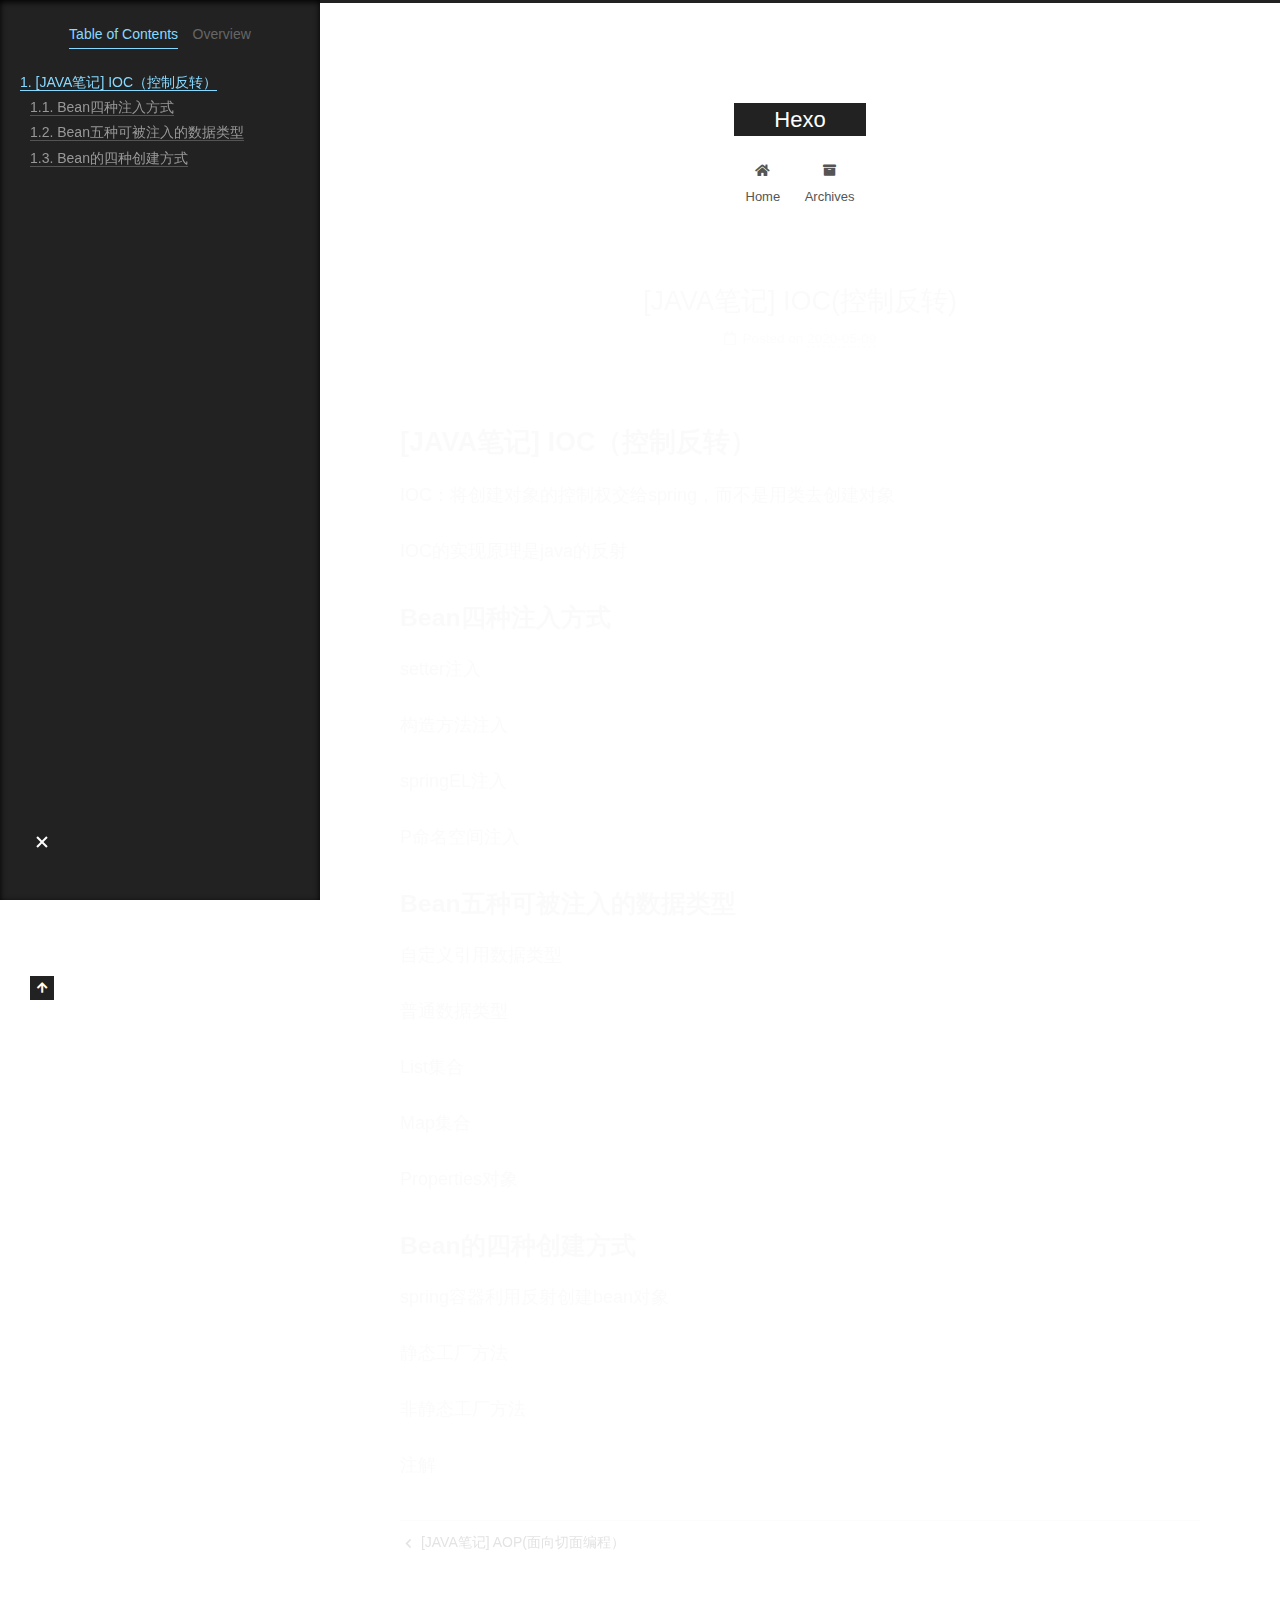
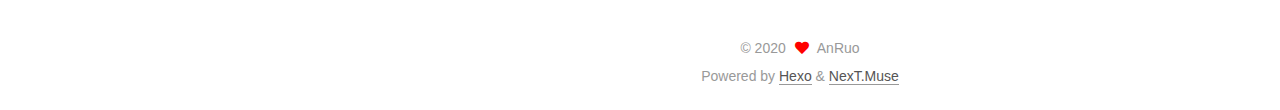
<file: 2020/05/09/[JAVA笔记] IOC(控制反转)/index.html>
<!DOCTYPE html>
<html lang="en">
<head>
  <meta charset="UTF-8">
<meta name="viewport" content="width=device-width, initial-scale=1, maximum-scale=2">
<meta name="theme-color" content="#222">
<meta name="generator" content="Hexo 4.2.0">
  <link rel="apple-touch-icon" sizes="180x180" href="/images/apple-touch-icon-next.png">
  <link rel="icon" type="image/png" sizes="32x32" href="/images/favicon-32x32-next.png">
  <link rel="icon" type="image/png" sizes="16x16" href="/images/favicon-16x16-next.png">
  <link rel="mask-icon" href="/images/logo.svg" color="#222">

<link rel="stylesheet" href="/css/main.css">


<link rel="stylesheet" href="/lib/font-awesome/css/all.min.css">

<script id="hexo-configurations">
    var NexT = window.NexT || {};
    var CONFIG = {"hostname":"anruowangluo.github.io","root":"/","scheme":"Muse","version":"7.8.0","exturl":false,"sidebar":{"position":"left","display":"post","padding":18,"offset":12,"onmobile":false},"copycode":{"enable":false,"show_result":false,"style":null},"back2top":{"enable":true,"sidebar":false,"scrollpercent":false},"bookmark":{"enable":false,"color":"#222","save":"auto"},"fancybox":false,"mediumzoom":false,"lazyload":false,"pangu":false,"comments":{"style":"tabs","active":null,"storage":true,"lazyload":false,"nav":null},"algolia":{"hits":{"per_page":10},"labels":{"input_placeholder":"Search for Posts","hits_empty":"We didn't find any results for the search: ${query}","hits_stats":"${hits} results found in ${time} ms"}},"localsearch":{"enable":false,"trigger":"auto","top_n_per_article":1,"unescape":false,"preload":false},"motion":{"enable":true,"async":false,"transition":{"post_block":"fadeIn","post_header":"slideDownIn","post_body":"slideDownIn","coll_header":"slideLeftIn","sidebar":"slideUpIn"}},"path":"search.xml"};
  </script>

  <meta name="description" content="[JAVA笔记]    IOC（控制反转）IOC：将创建对象的控制权交给spring，而不是用类去创建对象 IOC的实现原理是java的反射 Bean四种注入方式setter注入 构造方法注入 springEL注入 P命名空间注入 Bean五种可被注入的数据类型自定义引用数据类型 普通数据类型 List集合 Map集合 Properties对象 Bean的四种创建方式spring容器利用反射创建b">
<meta property="og:type" content="article">
<meta property="og:title" content="[JAVA笔记] IOC(控制反转)">
<meta property="og:url" content="https://anruowangluo.github.io/2020/05/09/[JAVA%E7%AC%94%E8%AE%B0]%20IOC(%E6%8E%A7%E5%88%B6%E5%8F%8D%E8%BD%AC)/index.html">
<meta property="og:site_name" content="Hexo">
<meta property="og:description" content="[JAVA笔记]    IOC（控制反转）IOC：将创建对象的控制权交给spring，而不是用类去创建对象 IOC的实现原理是java的反射 Bean四种注入方式setter注入 构造方法注入 springEL注入 P命名空间注入 Bean五种可被注入的数据类型自定义引用数据类型 普通数据类型 List集合 Map集合 Properties对象 Bean的四种创建方式spring容器利用反射创建b">
<meta property="og:locale" content="en_US">
<meta property="article:published_time" content="2020-05-09T11:40:01.590Z">
<meta property="article:modified_time" content="2020-05-09T11:38:58.840Z">
<meta property="article:author" content="AnRuo">
<meta name="twitter:card" content="summary">

<link rel="canonical" href="https://anruowangluo.github.io/2020/05/09/[JAVA%E7%AC%94%E8%AE%B0]%20IOC(%E6%8E%A7%E5%88%B6%E5%8F%8D%E8%BD%AC)/">


<script id="page-configurations">
  // https://hexo.io/docs/variables.html
  CONFIG.page = {
    sidebar: "",
    isHome : false,
    isPost : true,
    lang   : 'en'
  };
</script>

  <title>[JAVA笔记] IOC(控制反转) | Hexo</title>
  






  <noscript>
  <style>
  .use-motion .brand,
  .use-motion .menu-item,
  .sidebar-inner,
  .use-motion .post-block,
  .use-motion .pagination,
  .use-motion .comments,
  .use-motion .post-header,
  .use-motion .post-body,
  .use-motion .collection-header { opacity: initial; }

  .use-motion .site-title,
  .use-motion .site-subtitle {
    opacity: initial;
    top: initial;
  }

  .use-motion .logo-line-before i { left: initial; }
  .use-motion .logo-line-after i { right: initial; }
  </style>
</noscript>

<link rel="alternate" href="/atom.xml" title="Hexo" type="application/atom+xml">
</head>

<body itemscope itemtype="http://schema.org/WebPage">
  <div class="container use-motion">
    <div class="headband"></div>

    <header class="header" itemscope itemtype="http://schema.org/WPHeader">
      <div class="header-inner"><div class="site-brand-container">
  <div class="site-nav-toggle">
    <div class="toggle" aria-label="Toggle navigation bar">
      <span class="toggle-line toggle-line-first"></span>
      <span class="toggle-line toggle-line-middle"></span>
      <span class="toggle-line toggle-line-last"></span>
    </div>
  </div>

  <div class="site-meta">

    <a href="/" class="brand" rel="start">
      <span class="logo-line-before"><i></i></span>
      <h1 class="site-title">Hexo</h1>
      <span class="logo-line-after"><i></i></span>
    </a>
  </div>

  <div class="site-nav-right">
    <div class="toggle popup-trigger">
    </div>
  </div>
</div>




<nav class="site-nav">
  <ul id="menu" class="main-menu menu">
        <li class="menu-item menu-item-home">

    <a href="/" rel="section"><i class="fa fa-home fa-fw"></i>Home</a>

  </li>
        <li class="menu-item menu-item-archives">

    <a href="/archives/" rel="section"><i class="fa fa-archive fa-fw"></i>Archives</a>

  </li>
  </ul>
</nav>




</div>
    </header>

    
  <div class="back-to-top">
    <i class="fa fa-arrow-up"></i>
    <span>0%</span>
  </div>


    <main class="main">
      <div class="main-inner">
        <div class="content-wrap">
          

          <div class="content post posts-expand">
            

    
  
  
  <article itemscope itemtype="http://schema.org/Article" class="post-block" lang="en">
    <link itemprop="mainEntityOfPage" href="https://anruowangluo.github.io/2020/05/09/[JAVA%E7%AC%94%E8%AE%B0]%20IOC(%E6%8E%A7%E5%88%B6%E5%8F%8D%E8%BD%AC)/">

    <span hidden itemprop="author" itemscope itemtype="http://schema.org/Person">
      <meta itemprop="image" content="/images/avatar.gif">
      <meta itemprop="name" content="AnRuo">
      <meta itemprop="description" content="">
    </span>

    <span hidden itemprop="publisher" itemscope itemtype="http://schema.org/Organization">
      <meta itemprop="name" content="Hexo">
    </span>
      <header class="post-header">
        <h1 class="post-title" itemprop="name headline">
          [JAVA笔记] IOC(控制反转)
        </h1>

        <div class="post-meta">
            <span class="post-meta-item">
              <span class="post-meta-item-icon">
                <i class="far fa-calendar"></i>
              </span>
              <span class="post-meta-item-text">Posted on</span>
              

              <time title="Created: 2020-05-09 19:40:01 / Modified: 19:38:58" itemprop="dateCreated datePublished" datetime="2020-05-09T19:40:01+08:00">2020-05-09</time>
            </span>

          

        </div>
      </header>

    
    
    
    <div class="post-body" itemprop="articleBody">

      
        <h1 id="JAVA笔记-IOC（控制反转）"><a href="#JAVA笔记-IOC（控制反转）" class="headerlink" title="[JAVA笔记]    IOC（控制反转）"></a>[JAVA笔记]    IOC（控制反转）</h1><p>IOC：将创建对象的控制权交给spring，而不是用类去创建对象</p>
<p>IOC的实现原理是java的反射</p>
<h2 id="Bean四种注入方式"><a href="#Bean四种注入方式" class="headerlink" title="Bean四种注入方式"></a>Bean四种注入方式</h2><p>setter注入</p>
<p>构造方法注入</p>
<p>springEL注入</p>
<p>P命名空间注入</p>
<h2 id="Bean五种可被注入的数据类型"><a href="#Bean五种可被注入的数据类型" class="headerlink" title="Bean五种可被注入的数据类型"></a>Bean五种可被注入的数据类型</h2><p>自定义引用数据类型</p>
<p>普通数据类型</p>
<p>List集合</p>
<p>Map集合</p>
<p>Properties对象</p>
<h2 id="Bean的四种创建方式"><a href="#Bean的四种创建方式" class="headerlink" title="Bean的四种创建方式"></a>Bean的四种创建方式</h2><p>spring容器利用反射创建bean对象</p>
<p>静态工厂方法</p>
<p>非静态工厂方法</p>
<p>注解</p>

    </div>

    
    
    

      <footer class="post-footer">

        


        
    <div class="post-nav">
      <div class="post-nav-item">
    <a href="/2020/05/09/%5BJAVA%E7%AC%94%E8%AE%B0%5D%20AOP(%E9%9D%A2%E5%90%91%E5%88%87%E9%9D%A2%E7%BC%96%E7%A8%8B%EF%BC%89/" rel="prev" title="[JAVA笔记] AOP(面向切面编程）">
      <i class="fa fa-chevron-left"></i> [JAVA笔记] AOP(面向切面编程）
    </a></div>
      <div class="post-nav-item"></div>
    </div>
      </footer>
    
  </article>
  
  
  



          </div>
          

<script>
  window.addEventListener('tabs:register', () => {
    let { activeClass } = CONFIG.comments;
    if (CONFIG.comments.storage) {
      activeClass = localStorage.getItem('comments_active') || activeClass;
    }
    if (activeClass) {
      let activeTab = document.querySelector(`a[href="#comment-${activeClass}"]`);
      if (activeTab) {
        activeTab.click();
      }
    }
  });
  if (CONFIG.comments.storage) {
    window.addEventListener('tabs:click', event => {
      if (!event.target.matches('.tabs-comment .tab-content .tab-pane')) return;
      let commentClass = event.target.classList[1];
      localStorage.setItem('comments_active', commentClass);
    });
  }
</script>

        </div>
          
  
  <div class="toggle sidebar-toggle">
    <span class="toggle-line toggle-line-first"></span>
    <span class="toggle-line toggle-line-middle"></span>
    <span class="toggle-line toggle-line-last"></span>
  </div>

  <aside class="sidebar">
    <div class="sidebar-inner">

      <ul class="sidebar-nav motion-element">
        <li class="sidebar-nav-toc">
          Table of Contents
        </li>
        <li class="sidebar-nav-overview">
          Overview
        </li>
      </ul>

      <!--noindex-->
      <div class="post-toc-wrap sidebar-panel">
          <div class="post-toc motion-element"><ol class="nav"><li class="nav-item nav-level-1"><a class="nav-link" href="#JAVA笔记-IOC（控制反转）"><span class="nav-number">1.</span> <span class="nav-text">[JAVA笔记]    IOC（控制反转）</span></a><ol class="nav-child"><li class="nav-item nav-level-2"><a class="nav-link" href="#Bean四种注入方式"><span class="nav-number">1.1.</span> <span class="nav-text">Bean四种注入方式</span></a></li><li class="nav-item nav-level-2"><a class="nav-link" href="#Bean五种可被注入的数据类型"><span class="nav-number">1.2.</span> <span class="nav-text">Bean五种可被注入的数据类型</span></a></li><li class="nav-item nav-level-2"><a class="nav-link" href="#Bean的四种创建方式"><span class="nav-number">1.3.</span> <span class="nav-text">Bean的四种创建方式</span></a></li></ol></li></ol></div>
      </div>
      <!--/noindex-->

      <div class="site-overview-wrap sidebar-panel">
        <div class="site-author motion-element" itemprop="author" itemscope itemtype="http://schema.org/Person">
  <p class="site-author-name" itemprop="name">AnRuo</p>
  <div class="site-description" itemprop="description"></div>
</div>
<div class="site-state-wrap motion-element">
  <nav class="site-state">
      <div class="site-state-item site-state-posts">
          <a href="/archives/">
        
          <span class="site-state-item-count">6</span>
          <span class="site-state-item-name">posts</span>
        </a>
      </div>
  </nav>
</div>



      </div>

    </div>
  </aside>
  <div id="sidebar-dimmer"></div>


      </div>
    </main>

    <footer class="footer">
      <div class="footer-inner">
        

        

<div class="copyright">
  
  &copy; 
  <span itemprop="copyrightYear">2020</span>
  <span class="with-love">
    <i class="fa fa-heart"></i>
  </span>
  <span class="author" itemprop="copyrightHolder">AnRuo</span>
</div>
  <div class="powered-by">Powered by <a href="https://hexo.io/" class="theme-link" rel="noopener" target="_blank">Hexo</a> & <a href="https://muse.theme-next.org/" class="theme-link" rel="noopener" target="_blank">NexT.Muse</a>
  </div>

        








      </div>
    </footer>
  </div>

  
  <script src="/lib/anime.min.js"></script>
  <script src="/lib/velocity/velocity.min.js"></script>
  <script src="/lib/velocity/velocity.ui.min.js"></script>

<script src="/js/utils.js"></script>

<script src="/js/motion.js"></script>


<script src="/js/schemes/muse.js"></script>


<script src="/js/next-boot.js"></script>




  















  

  

</body>
</html>
</file>
<file: css/main.css>
:root {
  --body-bg-color: #fff;
  --content-bg-color: #fff;
  --card-bg-color: #f5f5f5;
  --text-color: #555;
  --blockquote-color: #666;
  --link-color: #555;
  --link-hover-color: #222;
  --brand-color: #fff;
  --brand-hover-color: #fff;
  --table-row-odd-bg-color: #f9f9f9;
  --table-row-hover-bg-color: #f5f5f5;
  --menu-item-bg-color: #f5f5f5;
  --btn-default-bg: #222;
  --btn-default-color: #fff;
  --btn-default-border-color: #222;
  --btn-default-hover-bg: #fff;
  --btn-default-hover-color: #222;
  --btn-default-hover-border-color: #222;
}
html {
  line-height: 1.15; /* 1 */
  -webkit-text-size-adjust: 100%; /* 2 */
}
body {
  margin: 0;
}
main {
  display: block;
}
h1 {
  font-size: 2em;
  margin: 0.67em 0;
}
hr {
  box-sizing: content-box; /* 1 */
  height: 0; /* 1 */
  overflow: visible; /* 2 */
}
pre {
  font-family: monospace, monospace; /* 1 */
  font-size: 1em; /* 2 */
}
a {
  background: transparent;
}
abbr[title] {
  border-bottom: none; /* 1 */
  text-decoration: underline; /* 2 */
  text-decoration: underline dotted; /* 2 */
}
b,
strong {
  font-weight: bolder;
}
code,
kbd,
samp {
  font-family: monospace, monospace; /* 1 */
  font-size: 1em; /* 2 */
}
small {
  font-size: 80%;
}
sub,
sup {
  font-size: 75%;
  line-height: 0;
  position: relative;
  vertical-align: baseline;
}
sub {
  bottom: -0.25em;
}
sup {
  top: -0.5em;
}
img {
  border-style: none;
}
button,
input,
optgroup,
select,
textarea {
  font-family: inherit; /* 1 */
  font-size: 100%; /* 1 */
  line-height: 1.15; /* 1 */
  margin: 0; /* 2 */
}
button,
input {
/* 1 */
  overflow: visible;
}
button,
select {
/* 1 */
  text-transform: none;
}
button,
[type='button'],
[type='reset'],
[type='submit'] {
  -webkit-appearance: button;
}
button::-moz-focus-inner,
[type='button']::-moz-focus-inner,
[type='reset']::-moz-focus-inner,
[type='submit']::-moz-focus-inner {
  border-style: none;
  padding: 0;
}
button:-moz-focusring,
[type='button']:-moz-focusring,
[type='reset']:-moz-focusring,
[type='submit']:-moz-focusring {
  outline: 1px dotted ButtonText;
}
fieldset {
  padding: 0.35em 0.75em 0.625em;
}
legend {
  box-sizing: border-box; /* 1 */
  color: inherit; /* 2 */
  display: table; /* 1 */
  max-width: 100%; /* 1 */
  padding: 0; /* 3 */
  white-space: normal; /* 1 */
}
progress {
  vertical-align: baseline;
}
textarea {
  overflow: auto;
}
[type='checkbox'],
[type='radio'] {
  box-sizing: border-box; /* 1 */
  padding: 0; /* 2 */
}
[type='number']::-webkit-inner-spin-button,
[type='number']::-webkit-outer-spin-button {
  height: auto;
}
[type='search'] {
  outline-offset: -2px; /* 2 */
  -webkit-appearance: textfield; /* 1 */
}
[type='search']::-webkit-search-decoration {
  -webkit-appearance: none;
}
::-webkit-file-upload-button {
  font: inherit; /* 2 */
  -webkit-appearance: button; /* 1 */
}
details {
  display: block;
}
summary {
  display: list-item;
}
template {
  display: none;
}
[hidden] {
  display: none;
}
::selection {
  background: #262a30;
  color: #eee;
}
html,
body {
  height: 100%;
}
body {
  background: var(--body-bg-color);
  color: var(--text-color);
  font-family: 'Lato', "PingFang SC", "Microsoft YaHei", sans-serif;
  font-size: 1em;
  line-height: 2;
}
@media (max-width: 991px) {
  body {
    padding-left: 0 !important;
    padding-right: 0 !important;
  }
}
h1,
h2,
h3,
h4,
h5,
h6 {
  font-family: 'Lato', "PingFang SC", "Microsoft YaHei", sans-serif;
  font-weight: bold;
  line-height: 1.5;
  margin: 20px 0 15px;
}
h1 {
  font-size: 1.5em;
}
h2 {
  font-size: 1.375em;
}
h3 {
  font-size: 1.25em;
}
h4 {
  font-size: 1.125em;
}
h5 {
  font-size: 1em;
}
h6 {
  font-size: 0.875em;
}
p {
  margin: 0 0 20px 0;
}
a,
span.exturl {
  border-bottom: 1px solid #999;
  color: var(--link-color);
  outline: 0;
  text-decoration: none;
  overflow-wrap: break-word;
  word-wrap: break-word;
  cursor: pointer;
}
a:hover,
span.exturl:hover {
  border-bottom-color: var(--link-hover-color);
  color: var(--link-hover-color);
}
iframe,
img,
video {
  display: block;
  margin-left: auto;
  margin-right: auto;
  max-width: 100%;
}
hr {
  background-image: repeating-linear-gradient(-45deg, #ddd, #ddd 4px, transparent 4px, transparent 8px);
  border: 0;
  height: 3px;
  margin: 40px 0;
}
blockquote {
  border-left: 4px solid #ddd;
  color: var(--blockquote-color);
  margin: 0;
  padding: 0 15px;
}
blockquote cite::before {
  content: '-';
  padding: 0 5px;
}
dt {
  font-weight: bold;
}
dd {
  margin: 0;
  padding: 0;
}
kbd {
  background-color: #f5f5f5;
  background-image: linear-gradient(#eee, #fff, #eee);
  border: 1px solid #ccc;
  border-radius: 0.2em;
  box-shadow: 0.1em 0.1em 0.2em rgba(0,0,0,0.1);
  color: #555;
  font-family: inherit;
  padding: 0.1em 0.3em;
  white-space: nowrap;
}
.table-container {
  overflow: auto;
}
table {
  border-collapse: collapse;
  border-spacing: 0;
  font-size: 0.875em;
  margin: 0 0 20px 0;
  width: 100%;
}
tbody tr:nth-of-type(odd) {
  background: var(--table-row-odd-bg-color);
}
tbody tr:hover {
  background: var(--table-row-hover-bg-color);
}
caption,
th,
td {
  font-weight: normal;
  padding: 8px;
  text-align: left;
  vertical-align: middle;
}
th,
td {
  border: 1px solid #ddd;
  border-bottom: 3px solid #ddd;
}
th {
  font-weight: 700;
  padding-bottom: 10px;
}
td {
  border-bottom-width: 1px;
}
.btn {
  background: var(--btn-default-bg);
  border: 2px solid var(--btn-default-border-color);
  border-radius: 0;
  color: var(--btn-default-color);
  display: inline-block;
  font-size: 0.875em;
  line-height: 2;
  padding: 0 20px;
  text-decoration: none;
  transition-property: background-color;
  transition-delay: 0s;
  transition-duration: 0.2s;
  transition-timing-function: ease-in-out;
}
.btn:hover {
  background: var(--btn-default-hover-bg);
  border-color: var(--btn-default-hover-border-color);
  color: var(--btn-default-hover-color);
}
.btn + .btn {
  margin: 0 0 8px 8px;
}
.btn .fa-fw {
  text-align: left;
  width: 1.285714285714286em;
}
.toggle {
  line-height: 0;
}
.toggle .toggle-line {
  background: #fff;
  display: inline-block;
  height: 2px;
  left: 0;
  position: relative;
  top: 0;
  transition: all 0.4s;
  vertical-align: top;
  width: 100%;
}
.toggle .toggle-line:not(:first-child) {
  margin-top: 3px;
}
.toggle.toggle-arrow .toggle-line-first {
  left: 50%;
  top: 2px;
  transform: rotate(45deg);
  width: 50%;
}
.toggle.toggle-arrow .toggle-line-middle {
  left: 2px;
  width: 90%;
}
.toggle.toggle-arrow .toggle-line-last {
  left: 50%;
  top: -2px;
  transform: rotate(-45deg);
  width: 50%;
}
.toggle.toggle-close .toggle-line-first {
  transform: rotate(-45deg);
  top: 5px;
}
.toggle.toggle-close .toggle-line-middle {
  opacity: 0;
}
.toggle.toggle-close .toggle-line-last {
  transform: rotate(45deg);
  top: -5px;
}
.highlight,
pre {
  background: #f7f7f7;
  color: #4d4d4c;
  line-height: 1.6;
  margin: 0 auto 20px;
}
pre,
code {
  font-family: consolas, Menlo, monospace, "PingFang SC", "Microsoft YaHei";
}
code {
  background: #eee;
  border-radius: 3px;
  color: #555;
  padding: 2px 4px;
  overflow-wrap: break-word;
  word-wrap: break-word;
}
.highlight *::selection {
  background: #d6d6d6;
}
.highlight pre {
  border: 0;
  margin: 0;
  padding: 10px 0;
}
.highlight table {
  border: 0;
  margin: 0;
  width: auto;
}
.highlight td {
  border: 0;
  padding: 0;
}
.highlight figcaption {
  background: #eff2f3;
  color: #4d4d4c;
  display: flex;
  font-size: 0.875em;
  justify-content: space-between;
  line-height: 1.2;
  padding: 0.5em;
}
.highlight figcaption a {
  color: #4d4d4c;
}
.highlight figcaption a:hover {
  border-bottom-color: #4d4d4c;
}
.highlight .gutter {
  -moz-user-select: none;
  -ms-user-select: none;
  -webkit-user-select: none;
  user-select: none;
}
.highlight .gutter pre {
  background: #eff2f3;
  color: #869194;
  padding-left: 10px;
  padding-right: 10px;
  text-align: right;
}
.highlight .code pre {
  background: #f7f7f7;
  padding-left: 10px;
  width: 100%;
}
.gist table {
  width: auto;
}
.gist table td {
  border: 0;
}
pre {
  overflow: auto;
  padding: 10px;
}
pre code {
  background: none;
  color: #4d4d4c;
  font-size: 0.875em;
  padding: 0;
  text-shadow: none;
}
pre .deletion {
  background: #fdd;
}
pre .addition {
  background: #dfd;
}
pre .meta {
  color: #eab700;
  -moz-user-select: none;
  -ms-user-select: none;
  -webkit-user-select: none;
  user-select: none;
}
pre .comment {
  color: #8e908c;
}
pre .variable,
pre .attribute,
pre .tag,
pre .name,
pre .regexp,
pre .ruby .constant,
pre .xml .tag .title,
pre .xml .pi,
pre .xml .doctype,
pre .html .doctype,
pre .css .id,
pre .css .class,
pre .css .pseudo {
  color: #c82829;
}
pre .number,
pre .preprocessor,
pre .built_in,
pre .builtin-name,
pre .literal,
pre .params,
pre .constant,
pre .command {
  color: #f5871f;
}
pre .ruby .class .title,
pre .css .rules .attribute,
pre .string,
pre .symbol,
pre .value,
pre .inheritance,
pre .header,
pre .ruby .symbol,
pre .xml .cdata,
pre .special,
pre .formula {
  color: #718c00;
}
pre .title,
pre .css .hexcolor {
  color: #3e999f;
}
pre .function,
pre .python .decorator,
pre .python .title,
pre .ruby .function .title,
pre .ruby .title .keyword,
pre .perl .sub,
pre .javascript .title,
pre .coffeescript .title {
  color: #4271ae;
}
pre .keyword,
pre .javascript .function {
  color: #8959a8;
}
.blockquote-center {
  border-left: none;
  margin: 40px 0;
  padding: 0;
  position: relative;
  text-align: center;
}
.blockquote-center .fa {
  display: block;
  opacity: 0.6;
  position: absolute;
  width: 100%;
}
.blockquote-center .fa-quote-left {
  border-top: 1px solid #ccc;
  text-align: left;
  top: -20px;
}
.blockquote-center .fa-quote-right {
  border-bottom: 1px solid #ccc;
  text-align: right;
  bottom: -20px;
}
.blockquote-center p,
.blockquote-center div {
  text-align: center;
}
.post-body .group-picture img {
  margin: 0 auto;
  padding: 0 3px;
}
.group-picture-row {
  margin-bottom: 6px;
  overflow: hidden;
}
.group-picture-column {
  float: left;
  margin-bottom: 10px;
}
.post-body .label {
  color: #555;
  display: inline;
  padding: 0 2px;
}
.post-body .label.default {
  background: #f0f0f0;
}
.post-body .label.primary {
  background: #efe6f7;
}
.post-body .label.info {
  background: #e5f2f8;
}
.post-body .label.success {
  background: #e7f4e9;
}
.post-body .label.warning {
  background: #fcf6e1;
}
.post-body .label.danger {
  background: #fae8eb;
}
.post-body .tabs {
  margin-bottom: 20px;
}
.post-body .tabs,
.tabs-comment {
  display: block;
  padding-top: 10px;
  position: relative;
}
.post-body .tabs ul.nav-tabs,
.tabs-comment ul.nav-tabs {
  display: flex;
  flex-wrap: wrap;
  margin: 0;
  margin-bottom: -1px;
  padding: 0;
}
@media (max-width: 413px) {
  .post-body .tabs ul.nav-tabs,
  .tabs-comment ul.nav-tabs {
    display: block;
    margin-bottom: 5px;
  }
}
.post-body .tabs ul.nav-tabs li.tab,
.tabs-comment ul.nav-tabs li.tab {
  border-bottom: 1px solid #ddd;
  border-left: 1px solid transparent;
  border-right: 1px solid transparent;
  border-top: 3px solid transparent;
  flex-grow: 1;
  list-style-type: none;
  border-radius: 0 0 0 0;
}
@media (max-width: 413px) {
  .post-body .tabs ul.nav-tabs li.tab,
  .tabs-comment ul.nav-tabs li.tab {
    border-bottom: 1px solid transparent;
    border-left: 3px solid transparent;
    border-right: 1px solid transparent;
    border-top: 1px solid transparent;
  }
}
@media (max-width: 413px) {
  .post-body .tabs ul.nav-tabs li.tab,
  .tabs-comment ul.nav-tabs li.tab {
    border-radius: 0;
  }
}
.post-body .tabs ul.nav-tabs li.tab a,
.tabs-comment ul.nav-tabs li.tab a {
  border-bottom: initial;
  display: block;
  line-height: 1.8;
  outline: 0;
  padding: 0.25em 0.75em;
  text-align: center;
  transition-delay: 0s;
  transition-duration: 0.2s;
  transition-timing-function: ease-out;
}
.post-body .tabs ul.nav-tabs li.tab a i,
.tabs-comment ul.nav-tabs li.tab a i {
  width: 1.285714285714286em;
}
.post-body .tabs ul.nav-tabs li.tab.active,
.tabs-comment ul.nav-tabs li.tab.active {
  border-bottom: 1px solid transparent;
  border-left: 1px solid #ddd;
  border-right: 1px solid #ddd;
  border-top: 3px solid #fc6423;
}
@media (max-width: 413px) {
  .post-body .tabs ul.nav-tabs li.tab.active,
  .tabs-comment ul.nav-tabs li.tab.active {
    border-bottom: 1px solid #ddd;
    border-left: 3px solid #fc6423;
    border-right: 1px solid #ddd;
    border-top: 1px solid #ddd;
  }
}
.post-body .tabs ul.nav-tabs li.tab.active a,
.tabs-comment ul.nav-tabs li.tab.active a {
  color: var(--link-color);
  cursor: default;
}
.post-body .tabs .tab-content .tab-pane,
.tabs-comment .tab-content .tab-pane {
  border: 1px solid #ddd;
  border-top: 0;
  padding: 20px 20px 0 20px;
  border-radius: 0;
}
.post-body .tabs .tab-content .tab-pane:not(.active),
.tabs-comment .tab-content .tab-pane:not(.active) {
  display: none;
}
.post-body .tabs .tab-content .tab-pane.active,
.tabs-comment .tab-content .tab-pane.active {
  display: block;
}
.post-body .tabs .tab-content .tab-pane.active:nth-of-type(1),
.tabs-comment .tab-content .tab-pane.active:nth-of-type(1) {
  border-radius: 0 0 0 0;
}
@media (max-width: 413px) {
  .post-body .tabs .tab-content .tab-pane.active:nth-of-type(1),
  .tabs-comment .tab-content .tab-pane.active:nth-of-type(1) {
    border-radius: 0;
  }
}
.post-body .note {
  border-radius: 3px;
  margin-bottom: 20px;
  padding: 1em;
  position: relative;
  border: 1px solid #eee;
  border-left-width: 5px;
}
.post-body .note h2,
.post-body .note h3,
.post-body .note h4,
.post-body .note h5,
.post-body .note h6 {
  margin-top: 0;
  border-bottom: initial;
  margin-bottom: 0;
  padding-top: 0;
}
.post-body .note p:first-child,
.post-body .note ul:first-child,
.post-body .note ol:first-child,
.post-body .note table:first-child,
.post-body .note pre:first-child,
.post-body .note blockquote:first-child,
.post-body .note img:first-child {
  margin-top: 0;
}
.post-body .note p:last-child,
.post-body .note ul:last-child,
.post-body .note ol:last-child,
.post-body .note table:last-child,
.post-body .note pre:last-child,
.post-body .note blockquote:last-child,
.post-body .note img:last-child {
  margin-bottom: 0;
}
.post-body .note.default {
  border-left-color: #777;
}
.post-body .note.default h2,
.post-body .note.default h3,
.post-body .note.default h4,
.post-body .note.default h5,
.post-body .note.default h6 {
  color: #777;
}
.post-body .note.primary {
  border-left-color: #6f42c1;
}
.post-body .note.primary h2,
.post-body .note.primary h3,
.post-body .note.primary h4,
.post-body .note.primary h5,
.post-body .note.primary h6 {
  color: #6f42c1;
}
.post-body .note.info {
  border-left-color: #428bca;
}
.post-body .note.info h2,
.post-body .note.info h3,
.post-body .note.info h4,
.post-body .note.info h5,
.post-body .note.info h6 {
  color: #428bca;
}
.post-body .note.success {
  border-left-color: #5cb85c;
}
.post-body .note.success h2,
.post-body .note.success h3,
.post-body .note.success h4,
.post-body .note.success h5,
.post-body .note.success h6 {
  color: #5cb85c;
}
.post-body .note.warning {
  border-left-color: #f0ad4e;
}
.post-body .note.warning h2,
.post-body .note.warning h3,
.post-body .note.warning h4,
.post-body .note.warning h5,
.post-body .note.warning h6 {
  color: #f0ad4e;
}
.post-body .note.danger {
  border-left-color: #d9534f;
}
.post-body .note.danger h2,
.post-body .note.danger h3,
.post-body .note.danger h4,
.post-body .note.danger h5,
.post-body .note.danger h6 {
  color: #d9534f;
}
.pagination .prev,
.pagination .next,
.pagination .page-number,
.pagination .space {
  display: inline-block;
  margin: 0 10px;
  padding: 0 11px;
  position: relative;
  top: -1px;
}
@media (max-width: 767px) {
  .pagination .prev,
  .pagination .next,
  .pagination .page-number,
  .pagination .space {
    margin: 0 5px;
  }
}
.pagination {
  border-top: 1px solid #eee;
  margin: 120px 0 0;
  text-align: center;
}
.pagination .prev,
.pagination .next,
.pagination .page-number {
  border-bottom: 0;
  border-top: 1px solid #eee;
  transition-property: border-color;
  transition-delay: 0s;
  transition-duration: 0.2s;
  transition-timing-function: ease-in-out;
}
.pagination .prev:hover,
.pagination .next:hover,
.pagination .page-number:hover {
  border-top-color: #222;
}
.pagination .space {
  margin: 0;
  padding: 0;
}
.pagination .prev {
  margin-left: 0;
}
.pagination .next {
  margin-right: 0;
}
.pagination .page-number.current {
  background: #ccc;
  border-top-color: #ccc;
  color: #fff;
}
@media (max-width: 767px) {
  .pagination {
    border-top: none;
  }
  .pagination .prev,
  .pagination .next,
  .pagination .page-number {
    border-bottom: 1px solid #eee;
    border-top: 0;
    margin-bottom: 10px;
    padding: 0 10px;
  }
  .pagination .prev:hover,
  .pagination .next:hover,
  .pagination .page-number:hover {
    border-bottom-color: #222;
  }
}
.comments {
  margin-top: 60px;
  overflow: hidden;
}
.comment-button-group {
  display: flex;
  flex-wrap: wrap-reverse;
  justify-content: center;
  margin: 1em 0;
}
.comment-button-group .comment-button {
  margin: 0.1em 0.2em;
}
.comment-button-group .comment-button.active {
  background: var(--btn-default-hover-bg);
  border-color: var(--btn-default-hover-border-color);
  color: var(--btn-default-hover-color);
}
.comment-position {
  display: none;
}
.comment-position.active {
  display: block;
}
.tabs-comment {
  background: var(--content-bg-color);
  margin-top: 4em;
  padding-top: 0;
}
.tabs-comment .comments {
  border: 0;
  box-shadow: none;
  margin-top: 0;
  padding-top: 0;
}
.container {
  min-height: 100%;
  position: relative;
}
.main-inner {
  margin: 0 auto;
  width: 700px;
}
@media (min-width: 1200px) {
  .main-inner {
    width: 800px;
  }
}
@media (min-width: 1600px) {
  .main-inner {
    width: 900px;
  }
}
@media (max-width: 767px) {
  .content-wrap {
    padding: 0 20px;
  }
}
.header {
  background: transparent;
}
.header-inner {
  margin: 0 auto;
  width: 700px;
}
@media (min-width: 1200px) {
  .header-inner {
    width: 800px;
  }
}
@media (min-width: 1600px) {
  .header-inner {
    width: 900px;
  }
}
.site-brand-container {
  display: flex;
  flex-shrink: 0;
  padding: 0 10px;
}
.headband {
  background: #222;
  height: 3px;
}
.site-meta {
  flex-grow: 1;
  text-align: center;
}
@media (max-width: 767px) {
  .site-meta {
    text-align: center;
  }
}
.brand {
  border-bottom: none;
  color: var(--brand-color);
  display: inline-block;
  line-height: 1.375em;
  padding: 0 40px;
  position: relative;
}
.brand:hover {
  color: var(--brand-hover-color);
}
.site-title {
  font-family: 'Lato', "PingFang SC", "Microsoft YaHei", sans-serif;
  font-size: 1.375em;
  font-weight: normal;
  margin: 0;
}
.site-subtitle {
  color: #999;
  font-size: 0.8125em;
  margin: 10px 0;
}
.use-motion .brand {
  opacity: 0;
}
.use-motion .site-title,
.use-motion .site-subtitle,
.use-motion .custom-logo-image {
  opacity: 0;
  position: relative;
  top: -10px;
}
.site-nav-toggle,
.site-nav-right {
  display: none;
}
@media (max-width: 767px) {
  .site-nav-toggle,
  .site-nav-right {
    display: flex;
    flex-direction: column;
    justify-content: center;
  }
}
.site-nav-toggle .toggle,
.site-nav-right .toggle {
  color: var(--text-color);
  padding: 10px;
  width: 22px;
}
.site-nav-toggle .toggle .toggle-line,
.site-nav-right .toggle .toggle-line {
  background: var(--text-color);
  border-radius: 1px;
}
.site-nav {
  display: block;
}
@media (max-width: 767px) {
  .site-nav {
    clear: both;
    display: none;
  }
}
.site-nav.site-nav-on {
  display: block;
}
.menu {
  margin-top: 20px;
  padding-left: 0;
  text-align: center;
}
.menu-item {
  display: inline-block;
  list-style: none;
  margin: 0 10px;
}
@media (max-width: 767px) {
  .menu-item {
    display: block;
    margin-top: 10px;
  }
  .menu-item.menu-item-search {
    display: none;
  }
}
.menu-item a,
.menu-item span.exturl {
  border-bottom: 0;
  display: block;
  font-size: 0.8125em;
  transition-property: border-color;
  transition-delay: 0s;
  transition-duration: 0.2s;
  transition-timing-function: ease-in-out;
}
@media (hover: none) {
  .menu-item a:hover,
  .menu-item span.exturl:hover {
    border-bottom-color: transparent !important;
  }
}
.menu-item .fa,
.menu-item .fab,
.menu-item .far,
.menu-item .fas {
  margin-right: 8px;
}
.menu-item .badge {
  display: inline-block;
  font-weight: bold;
  line-height: 1;
  margin-left: 0.35em;
  margin-top: 0.35em;
  text-align: center;
  white-space: nowrap;
}
@media (max-width: 767px) {
  .menu-item .badge {
    float: right;
    margin-left: 0;
  }
}
.menu-item-active a,
.menu .menu-item a:hover,
.menu .menu-item span.exturl:hover {
  background: var(--menu-item-bg-color);
}
.use-motion .menu-item {
  opacity: 0;
}
.sidebar {
  background: #222;
  bottom: 0;
  box-shadow: inset 0 2px 6px #000;
  position: fixed;
  top: 0;
}
@media (max-width: 991px) {
  .sidebar {
    display: none;
  }
}
.sidebar-inner {
  color: #999;
  padding: 18px 10px;
  text-align: center;
}
.cc-license {
  margin-top: 10px;
  text-align: center;
}
.cc-license .cc-opacity {
  border-bottom: none;
  opacity: 0.7;
}
.cc-license .cc-opacity:hover {
  opacity: 0.9;
}
.cc-license img {
  display: inline-block;
}
.site-author-image {
  border: 2px solid #333;
  display: block;
  margin: 0 auto;
  max-width: 96px;
  padding: 2px;
}
.site-author-name {
  color: #f5f5f5;
  font-weight: normal;
  margin: 5px 0 0;
  text-align: center;
}
.site-description {
  color: #999;
  font-size: 1em;
  margin-top: 5px;
  text-align: center;
}
.links-of-author {
  margin-top: 15px;
}
.links-of-author a,
.links-of-author span.exturl {
  border-bottom-color: #555;
  display: inline-block;
  font-size: 0.8125em;
  margin-bottom: 10px;
  margin-right: 10px;
  vertical-align: middle;
}
.links-of-author a::before,
.links-of-author span.exturl::before {
  background: #c11703;
  border-radius: 50%;
  content: ' ';
  display: inline-block;
  height: 4px;
  margin-right: 3px;
  vertical-align: middle;
  width: 4px;
}
.sidebar-button {
  margin-top: 15px;
}
.sidebar-button a {
  border: 1px solid #fc6423;
  border-radius: 4px;
  color: #fc6423;
  display: inline-block;
  padding: 0 15px;
}
.sidebar-button a .fa,
.sidebar-button a .fab,
.sidebar-button a .far,
.sidebar-button a .fas {
  margin-right: 5px;
}
.sidebar-button a:hover {
  background: #fc6423;
  border: 1px solid #fc6423;
  color: #fff;
}
.sidebar-button a:hover .fa,
.sidebar-button a:hover .fab,
.sidebar-button a:hover .far,
.sidebar-button a:hover .fas {
  color: #fff;
}
.links-of-blogroll {
  font-size: 0.8125em;
  margin-top: 10px;
}
.links-of-blogroll-title {
  font-size: 0.875em;
  font-weight: 600;
  margin-top: 0;
}
.links-of-blogroll-list {
  list-style: none;
  margin: 0;
  padding: 0;
}
#sidebar-dimmer {
  display: none;
}
@media (max-width: 767px) {
  #sidebar-dimmer {
    background: #000;
    display: block;
    height: 100%;
    left: 100%;
    opacity: 0;
    position: fixed;
    top: 0;
    width: 100%;
    z-index: 1100;
  }
  .sidebar-active + #sidebar-dimmer {
    opacity: 0.7;
    transform: translateX(-100%);
    transition: opacity 0.5s;
  }
}
.sidebar-nav {
  margin: 0;
  padding-bottom: 20px;
  padding-left: 0;
}
.sidebar-nav li {
  border-bottom: 1px solid transparent;
  color: #666;
  cursor: pointer;
  display: inline-block;
  font-size: 0.875em;
}
.sidebar-nav li.sidebar-nav-overview {
  margin-left: 10px;
}
.sidebar-nav li:hover {
  color: #f5f5f5;
}
.sidebar-nav .sidebar-nav-active {
  border-bottom-color: #87daff;
  color: #87daff;
}
.sidebar-nav .sidebar-nav-active:hover {
  color: #87daff;
}
.sidebar-panel {
  display: none;
  overflow-x: hidden;
  overflow-y: auto;
}
.sidebar-panel-active {
  display: block;
}
.sidebar-toggle {
  background: #222;
  bottom: 45px;
  cursor: pointer;
  height: 14px;
  left: 30px;
  padding: 5px;
  position: fixed;
  width: 14px;
  z-index: 1300;
}
@media (max-width: 991px) {
  .sidebar-toggle {
    left: 20px;
    opacity: 0.8;
    display: none;
  }
}
.sidebar-toggle:hover .toggle-line {
  background: #87daff;
}
.post-toc {
  font-size: 0.875em;
}
.post-toc ol {
  list-style: none;
  margin: 0;
  padding: 0 2px 5px 10px;
  text-align: left;
}
.post-toc ol > ol {
  padding-left: 0;
}
.post-toc ol a {
  transition-property: all;
  transition-delay: 0s;
  transition-duration: 0.2s;
  transition-timing-function: ease-in-out;
}
.post-toc .nav-item {
  line-height: 1.8;
  overflow: hidden;
  text-overflow: ellipsis;
  white-space: nowrap;
}
.post-toc .nav .nav-child {
  display: none;
}
.post-toc .nav .active > .nav-child {
  display: block;
}
.post-toc .nav .active-current > .nav-child {
  display: block;
}
.post-toc .nav .active-current > .nav-child > .nav-item {
  display: block;
}
.post-toc .nav .active > a {
  border-bottom-color: #87daff;
  color: #87daff;
}
.post-toc .nav .active-current > a {
  color: #87daff;
}
.post-toc .nav .active-current > a:hover {
  color: #87daff;
}
.site-state {
  display: flex;
  justify-content: center;
  line-height: 1.4;
  margin-top: 10px;
  overflow: hidden;
  text-align: center;
  white-space: nowrap;
}
.site-state-item {
  padding: 0 15px;
}
.site-state-item:not(:first-child) {
  border-left: 1px solid #333;
}
.site-state-item a {
  border-bottom: none;
}
.site-state-item-count {
  display: block;
  font-size: 1.25em;
  font-weight: 600;
  text-align: center;
}
.site-state-item-name {
  color: inherit;
  font-size: 0.875em;
}
.footer {
  color: #999;
  font-size: 0.875em;
  padding: 20px 0;
}
.footer.footer-fixed {
  bottom: 0;
  left: 0;
  position: absolute;
  right: 0;
}
.footer-inner {
  box-sizing: border-box;
  margin: 0 auto;
  text-align: center;
  width: 700px;
}
@media (min-width: 1200px) {
  .footer-inner {
    width: 800px;
  }
}
@media (min-width: 1600px) {
  .footer-inner {
    width: 900px;
  }
}
.languages {
  display: inline-block;
  font-size: 1.125em;
  position: relative;
}
.languages .lang-select-label span {
  margin: 0 0.5em;
}
.languages .lang-select {
  height: 100%;
  left: 0;
  opacity: 0;
  position: absolute;
  top: 0;
  width: 100%;
}
.with-love {
  color: #ff0000;
  display: inline-block;
  margin: 0 5px;
}
.powered-by,
.theme-info {
  display: inline-block;
}
@-moz-keyframes iconAnimate {
  0%, 100% {
    transform: scale(1);
  }
  10%, 30% {
    transform: scale(0.9);
  }
  20%, 40%, 60%, 80% {
    transform: scale(1.1);
  }
  50%, 70% {
    transform: scale(1.1);
  }
}
@-webkit-keyframes iconAnimate {
  0%, 100% {
    transform: scale(1);
  }
  10%, 30% {
    transform: scale(0.9);
  }
  20%, 40%, 60%, 80% {
    transform: scale(1.1);
  }
  50%, 70% {
    transform: scale(1.1);
  }
}
@-o-keyframes iconAnimate {
  0%, 100% {
    transform: scale(1);
  }
  10%, 30% {
    transform: scale(0.9);
  }
  20%, 40%, 60%, 80% {
    transform: scale(1.1);
  }
  50%, 70% {
    transform: scale(1.1);
  }
}
@keyframes iconAnimate {
  0%, 100% {
    transform: scale(1);
  }
  10%, 30% {
    transform: scale(0.9);
  }
  20%, 40%, 60%, 80% {
    transform: scale(1.1);
  }
  50%, 70% {
    transform: scale(1.1);
  }
}
.back-to-top {
  font-size: 12px;
  text-align: center;
  transition-delay: 0s;
  transition-duration: 0.2s;
  transition-timing-function: ease-in-out;
}
.back-to-top {
  background: #222;
  bottom: -100px;
  box-sizing: border-box;
  color: #fff;
  cursor: pointer;
  left: 30px;
  opacity: 1;
  padding: 0 6px;
  position: fixed;
  transition-property: bottom;
  z-index: 1300;
  width: 24px;
}
.back-to-top span {
  display: none;
}
.back-to-top:hover {
  color: #87daff;
}
.back-to-top.back-to-top-on {
  bottom: 19px;
}
@media (max-width: 991px) {
  .back-to-top {
    left: 20px;
    opacity: 0.8;
  }
}
.post-body {
  font-family: 'Lato', "PingFang SC", "Microsoft YaHei", sans-serif;
  overflow-wrap: break-word;
  word-wrap: break-word;
}
@media (min-width: 1200px) {
  .post-body {
    font-size: 1.125em;
  }
}
.post-body .exturl .fa {
  font-size: 0.875em;
  margin-left: 4px;
}
.post-body .image-caption,
.post-body .figure .caption {
  color: #999;
  font-size: 0.875em;
  font-weight: bold;
  line-height: 1;
  margin: -20px auto 15px;
  text-align: center;
}
.post-sticky-flag {
  display: inline-block;
  transform: rotate(30deg);
}
.post-button {
  margin-top: 40px;
  text-align: center;
}
.use-motion .post-block,
.use-motion .pagination,
.use-motion .comments {
  opacity: 0;
}
.use-motion .post-header {
  opacity: 0;
}
.use-motion .post-body {
  opacity: 0;
}
.use-motion .collection-header {
  opacity: 0;
}
.posts-collapse {
  margin-left: 35px;
  position: relative;
}
@media (max-width: 767px) {
  .posts-collapse {
    margin-left: 0px;
    margin-right: 0px;
  }
}
.posts-collapse .collection-title {
  font-size: 1.125em;
  position: relative;
}
.posts-collapse .collection-title::before {
  background: #999;
  border: 1px solid #fff;
  border-radius: 50%;
  content: ' ';
  height: 10px;
  left: 0;
  margin-left: -6px;
  margin-top: -4px;
  position: absolute;
  top: 50%;
  width: 10px;
}
.posts-collapse .collection-year {
  font-size: 1.5em;
  font-weight: bold;
  margin: 60px 0;
  position: relative;
}
.posts-collapse .collection-year::before {
  background: #bbb;
  border-radius: 50%;
  content: ' ';
  height: 8px;
  left: 0;
  margin-left: -4px;
  margin-top: -4px;
  position: absolute;
  top: 50%;
  width: 8px;
}
.posts-collapse .collection-header {
  display: block;
  margin: 0 0 0 20px;
}
.posts-collapse .collection-header small {
  color: #bbb;
  margin-left: 5px;
}
.posts-collapse .post-header {
  border-bottom: 1px dashed #ccc;
  margin: 30px 0;
  padding-left: 15px;
  position: relative;
  transition-property: border;
  transition-delay: 0s;
  transition-duration: 0.2s;
  transition-timing-function: ease-in-out;
}
.posts-collapse .post-header::before {
  background: #bbb;
  border: 1px solid #fff;
  border-radius: 50%;
  content: ' ';
  height: 6px;
  left: 0;
  margin-left: -4px;
  position: absolute;
  top: 0.75em;
  transition-property: background;
  width: 6px;
  transition-delay: 0s;
  transition-duration: 0.2s;
  transition-timing-function: ease-in-out;
}
.posts-collapse .post-header:hover {
  border-bottom-color: #666;
}
.posts-collapse .post-header:hover::before {
  background: #222;
}
.posts-collapse .post-meta {
  display: inline;
  font-size: 0.75em;
  margin-right: 10px;
}
.posts-collapse .post-title {
  display: inline;
}
.posts-collapse .post-title a,
.posts-collapse .post-title span.exturl {
  border-bottom: none;
  color: var(--link-color);
}
.posts-collapse .post-title .fa-external-link-alt {
  font-size: 0.875em;
  margin-left: 5px;
}
.posts-collapse::before {
  background: #f5f5f5;
  content: ' ';
  height: 100%;
  left: 0;
  margin-left: -2px;
  position: absolute;
  top: 1.25em;
  width: 4px;
}
.post-eof {
  background: #ccc;
  height: 1px;
  margin: 80px auto 60px;
  text-align: center;
  width: 8%;
}
.post-block:last-of-type .post-eof {
  display: none;
}
.content {
  padding-top: 40px;
}
@media (min-width: 992px) {
  .post-body {
    text-align: justify;
  }
}
@media (max-width: 991px) {
  .post-body {
    text-align: justify;
  }
}
.post-body h1,
.post-body h2,
.post-body h3,
.post-body h4,
.post-body h5,
.post-body h6 {
  padding-top: 10px;
}
.post-body h1 .header-anchor,
.post-body h2 .header-anchor,
.post-body h3 .header-anchor,
.post-body h4 .header-anchor,
.post-body h5 .header-anchor,
.post-body h6 .header-anchor {
  border-bottom-style: none;
  color: #ccc;
  float: right;
  margin-left: 10px;
  visibility: hidden;
}
.post-body h1 .header-anchor:hover,
.post-body h2 .header-anchor:hover,
.post-body h3 .header-anchor:hover,
.post-body h4 .header-anchor:hover,
.post-body h5 .header-anchor:hover,
.post-body h6 .header-anchor:hover {
  color: inherit;
}
.post-body h1:hover .header-anchor,
.post-body h2:hover .header-anchor,
.post-body h3:hover .header-anchor,
.post-body h4:hover .header-anchor,
.post-body h5:hover .header-anchor,
.post-body h6:hover .header-anchor {
  visibility: visible;
}
.post-body iframe,
.post-body img,
.post-body video {
  margin-bottom: 20px;
}
.post-body .video-container {
  height: 0;
  margin-bottom: 20px;
  overflow: hidden;
  padding-top: 75%;
  position: relative;
  width: 100%;
}
.post-body .video-container iframe,
.post-body .video-container object,
.post-body .video-container embed {
  height: 100%;
  left: 0;
  margin: 0;
  position: absolute;
  top: 0;
  width: 100%;
}
.post-gallery {
  align-items: center;
  display: grid;
  grid-gap: 10px;
  grid-template-columns: 1fr 1fr 1fr;
  margin-bottom: 20px;
}
@media (max-width: 767px) {
  .post-gallery {
    grid-template-columns: 1fr 1fr;
  }
}
.post-gallery a {
  border: 0;
}
.post-gallery img {
  margin: 0;
}
.posts-expand .post-header {
  font-size: 1.125em;
}
.posts-expand .post-title {
  font-size: 1.5em;
  font-weight: normal;
  margin: initial;
  text-align: center;
  overflow-wrap: break-word;
  word-wrap: break-word;
}
.posts-expand .post-title-link {
  border-bottom: none;
  color: var(--link-color);
  display: inline-block;
  position: relative;
  vertical-align: top;
}
.posts-expand .post-title-link::before {
  background: var(--link-color);
  bottom: 0;
  content: '';
  height: 2px;
  left: 0;
  position: absolute;
  transform: scaleX(0);
  visibility: hidden;
  width: 100%;
  transition-delay: 0s;
  transition-duration: 0.2s;
  transition-timing-function: ease-in-out;
}
.posts-expand .post-title-link:hover::before {
  transform: scaleX(1);
  visibility: visible;
}
.posts-expand .post-title-link .fa-external-link-alt {
  font-size: 0.875em;
  margin-left: 5px;
}
.posts-expand .post-meta {
  color: #999;
  font-family: 'Lato', "PingFang SC", "Microsoft YaHei", sans-serif;
  font-size: 0.75em;
  margin: 3px 0 60px 0;
  text-align: center;
}
.posts-expand .post-meta .post-description {
  font-size: 0.875em;
  margin-top: 2px;
}
.posts-expand .post-meta time {
  border-bottom: 1px dashed #999;
  cursor: pointer;
}
.post-meta .post-meta-item + .post-meta-item::before {
  content: '|';
  margin: 0 0.5em;
}
.post-meta-divider {
  margin: 0 0.5em;
}
.post-meta-item-icon {
  margin-right: 3px;
}
@media (max-width: 991px) {
  .post-meta-item-icon {
    display: inline-block;
  }
}
@media (max-width: 991px) {
  .post-meta-item-text {
    display: none;
  }
}
.post-nav {
  border-top: 1px solid #eee;
  display: flex;
  justify-content: space-between;
  margin-top: 15px;
  padding: 10px 5px 0;
}
.post-nav-item {
  flex: 1;
}
.post-nav-item a {
  border-bottom: none;
  display: block;
  font-size: 0.875em;
  line-height: 1.6;
  position: relative;
}
.post-nav-item a:active {
  top: 2px;
}
.post-nav-item .fa {
  font-size: 0.75em;
}
.post-nav-item:first-child {
  margin-right: 15px;
}
.post-nav-item:first-child .fa {
  margin-right: 5px;
}
.post-nav-item:last-child {
  margin-left: 15px;
  text-align: right;
}
.post-nav-item:last-child .fa {
  margin-left: 5px;
}
.rtl.post-body p,
.rtl.post-body a,
.rtl.post-body h1,
.rtl.post-body h2,
.rtl.post-body h3,
.rtl.post-body h4,
.rtl.post-body h5,
.rtl.post-body h6,
.rtl.post-body li,
.rtl.post-body ul,
.rtl.post-body ol {
  direction: rtl;
  font-family: UKIJ Ekran;
}
.rtl.post-title {
  font-family: UKIJ Ekran;
}
.post-tags {
  margin-top: 40px;
  text-align: center;
}
.post-tags a {
  display: inline-block;
  font-size: 0.8125em;
}
.post-tags a:not(:last-child) {
  margin-right: 10px;
}
.post-widgets {
  border-top: 1px solid #eee;
  margin-top: 15px;
  text-align: center;
}
.wp_rating {
  height: 20px;
  line-height: 20px;
  margin-top: 10px;
  padding-top: 6px;
  text-align: center;
}
.social-like {
  display: flex;
  font-size: 0.875em;
  justify-content: center;
  text-align: center;
}
.reward-container {
  margin: 20px auto;
  padding: 10px 0;
  text-align: center;
  width: 90%;
}
.reward-container button {
  background: #ff2a2a;
  border: 0;
  border-radius: 5px;
  color: #fff;
  cursor: pointer;
  line-height: 2;
  outline: 0;
  padding: 0 15px;
  vertical-align: text-top;
}
.reward-container button:hover {
  background: #f55;
}
#qr {
  padding-top: 20px;
}
#qr a {
  border: 0;
}
#qr img {
  display: inline-block;
  margin: 0.8em 2em 0 2em;
  max-width: 100%;
  width: 180px;
}
#qr p {
  text-align: center;
}
.category-all-page .category-all-title {
  text-align: center;
}
.category-all-page .category-all {
  margin-top: 20px;
}
.category-all-page .category-list {
  list-style: none;
  margin: 0;
  padding: 0;
}
.category-all-page .category-list-item {
  margin: 5px 10px;
}
.category-all-page .category-list-count {
  color: #bbb;
}
.category-all-page .category-list-count::before {
  content: ' (';
  display: inline;
}
.category-all-page .category-list-count::after {
  content: ') ';
  display: inline;
}
.category-all-page .category-list-child {
  padding-left: 10px;
}
.event-list {
  padding: 0;
}
.event-list hr {
  background: #222;
  margin: 20px 0 45px 0;
}
.event-list hr::after {
  background: #222;
  color: #fff;
  content: 'NOW';
  display: inline-block;
  font-weight: bold;
  padding: 0 5px;
  text-align: right;
}
.event-list .event {
  background: #222;
  margin: 20px 0;
  min-height: 40px;
  padding: 15px 0 15px 10px;
}
.event-list .event .event-summary {
  color: #fff;
  margin: 0;
  padding-bottom: 3px;
}
.event-list .event .event-summary::before {
  animation: dot-flash 1s alternate infinite ease-in-out;
  color: #fff;
  content: '\f111';
  display: inline-block;
  font-size: 10px;
  margin-right: 25px;
  vertical-align: middle;
  font-family: 'Font Awesome 5 Free';
  font-weight: 900;
}
.event-list .event .event-relative-time {
  color: #bbb;
  display: inline-block;
  font-size: 12px;
  font-weight: normal;
  padding-left: 12px;
}
.event-list .event .event-details {
  color: #fff;
  display: block;
  line-height: 18px;
  margin-left: 56px;
  padding-bottom: 6px;
  padding-top: 3px;
  text-indent: -24px;
}
.event-list .event .event-details::before {
  color: #fff;
  display: inline-block;
  margin-right: 9px;
  text-align: center;
  text-indent: 0;
  width: 14px;
  font-family: 'Font Awesome 5 Free';
  font-weight: 900;
}
.event-list .event .event-details.event-location::before {
  content: '\f041';
}
.event-list .event .event-details.event-duration::before {
  content: '\f017';
}
.event-list .event-past {
  background: #f5f5f5;
}
.event-list .event-past .event-summary,
.event-list .event-past .event-details {
  color: #bbb;
  opacity: 0.9;
}
.event-list .event-past .event-summary::before,
.event-list .event-past .event-details::before {
  animation: none;
  color: #bbb;
}
@-moz-keyframes dot-flash {
  from {
    opacity: 1;
    transform: scale(1);
  }
  to {
    opacity: 0;
    transform: scale(0.8);
  }
}
@-webkit-keyframes dot-flash {
  from {
    opacity: 1;
    transform: scale(1);
  }
  to {
    opacity: 0;
    transform: scale(0.8);
  }
}
@-o-keyframes dot-flash {
  from {
    opacity: 1;
    transform: scale(1);
  }
  to {
    opacity: 0;
    transform: scale(0.8);
  }
}
@keyframes dot-flash {
  from {
    opacity: 1;
    transform: scale(1);
  }
  to {
    opacity: 0;
    transform: scale(0.8);
  }
}
ul.breadcrumb {
  font-size: 0.75em;
  list-style: none;
  margin: 1em 0;
  padding: 0 2em;
  text-align: center;
}
ul.breadcrumb li {
  display: inline;
}
ul.breadcrumb li + li::before {
  content: '/\00a0';
  font-weight: normal;
  padding: 0.5em;
}
ul.breadcrumb li + li:last-child {
  font-weight: bold;
}
.tag-cloud {
  text-align: center;
}
.tag-cloud a {
  display: inline-block;
  margin: 10px;
}
.tag-cloud a:hover {
  color: var(--link-hover-color) !important;
}
@media (max-width: 767px) {
  .header-inner,
  .main-inner,
  .footer-inner {
    width: auto;
  }
}
.header-inner {
  padding-top: 100px;
}
@media (max-width: 767px) {
  .header-inner {
    padding-top: 50px;
  }
}
.main-inner {
  padding-bottom: 60px;
}
.content {
  padding-top: 70px;
}
@media (max-width: 767px) {
  .content {
    padding-top: 35px;
  }
}
embed {
  display: block;
  margin: 0 auto 25px auto;
}
.custom-logo .site-meta-headline {
  text-align: center;
}
.custom-logo .site-title {
  color: #222;
  margin: 10px auto 0;
}
.custom-logo .site-title a {
  border: 0;
}
.custom-logo-image {
  background: #fff;
  margin: 0 auto;
  max-width: 150px;
  padding: 5px;
}
.brand {
  background: var(--btn-default-bg);
}
@media (max-width: 767px) {
  .site-nav {
    border-bottom: 1px solid #ddd;
    border-top: 1px solid #ddd;
    left: 0;
    margin: 0;
    padding: 0;
    width: 100%;
  }
}
@media (max-width: 767px) {
  .menu {
    text-align: left;
  }
}
.menu-item-active a,
.menu .menu-item a:hover,
.menu .menu-item span.exturl:hover {
  background: transparent;
  border-bottom: 1px solid var(--link-hover-color) !important;
}
@media (max-width: 767px) {
  .menu-item-active a,
  .menu .menu-item a:hover,
  .menu .menu-item span.exturl:hover {
    border-bottom: 1px dotted #ddd !important;
  }
}
@media (max-width: 767px) {
  .menu .menu-item {
    margin: 0 10px;
  }
}
.menu .menu-item a,
.menu .menu-item span.exturl {
  border-bottom: 1px solid transparent;
}
@media (max-width: 767px) {
  .menu .menu-item a,
  .menu .menu-item span.exturl {
    padding: 5px 10px;
  }
}
@media (min-width: 768px) {
  .menu .menu-item .fa,
  .menu .menu-item .fab,
  .menu .menu-item .far,
  .menu .menu-item .fas {
    display: block;
    line-height: 2;
    margin-right: 0;
    width: 100%;
  }
}
.menu .menu-item .badge {
  background: #eee;
  padding: 1px 4px;
}
.sub-menu {
  margin: 10px 0;
}
.sub-menu .menu-item {
  display: inline-block;
}
.sidebar {
  left: -320px;
}
.sidebar.sidebar-active {
  left: 0;
}
.sidebar {
  width: 320px;
  z-index: 1200;
  transition-delay: 0s;
  transition-duration: 0.2s;
  transition-timing-function: ease-out;
}
.sidebar a,
.sidebar span.exturl {
  border-bottom-color: #555;
  color: #999;
}
.sidebar a:hover,
.sidebar span.exturl:hover {
  border-bottom-color: #eee;
  color: #eee;
}
.links-of-blogroll-item {
  padding: 2px 10px;
}
.links-of-blogroll-item a,
.links-of-blogroll-item span.exturl {
  box-sizing: border-box;
  display: inline-block;
  max-width: 280px;
  overflow: hidden;
  text-overflow: ellipsis;
  white-space: nowrap;
}
</file>
